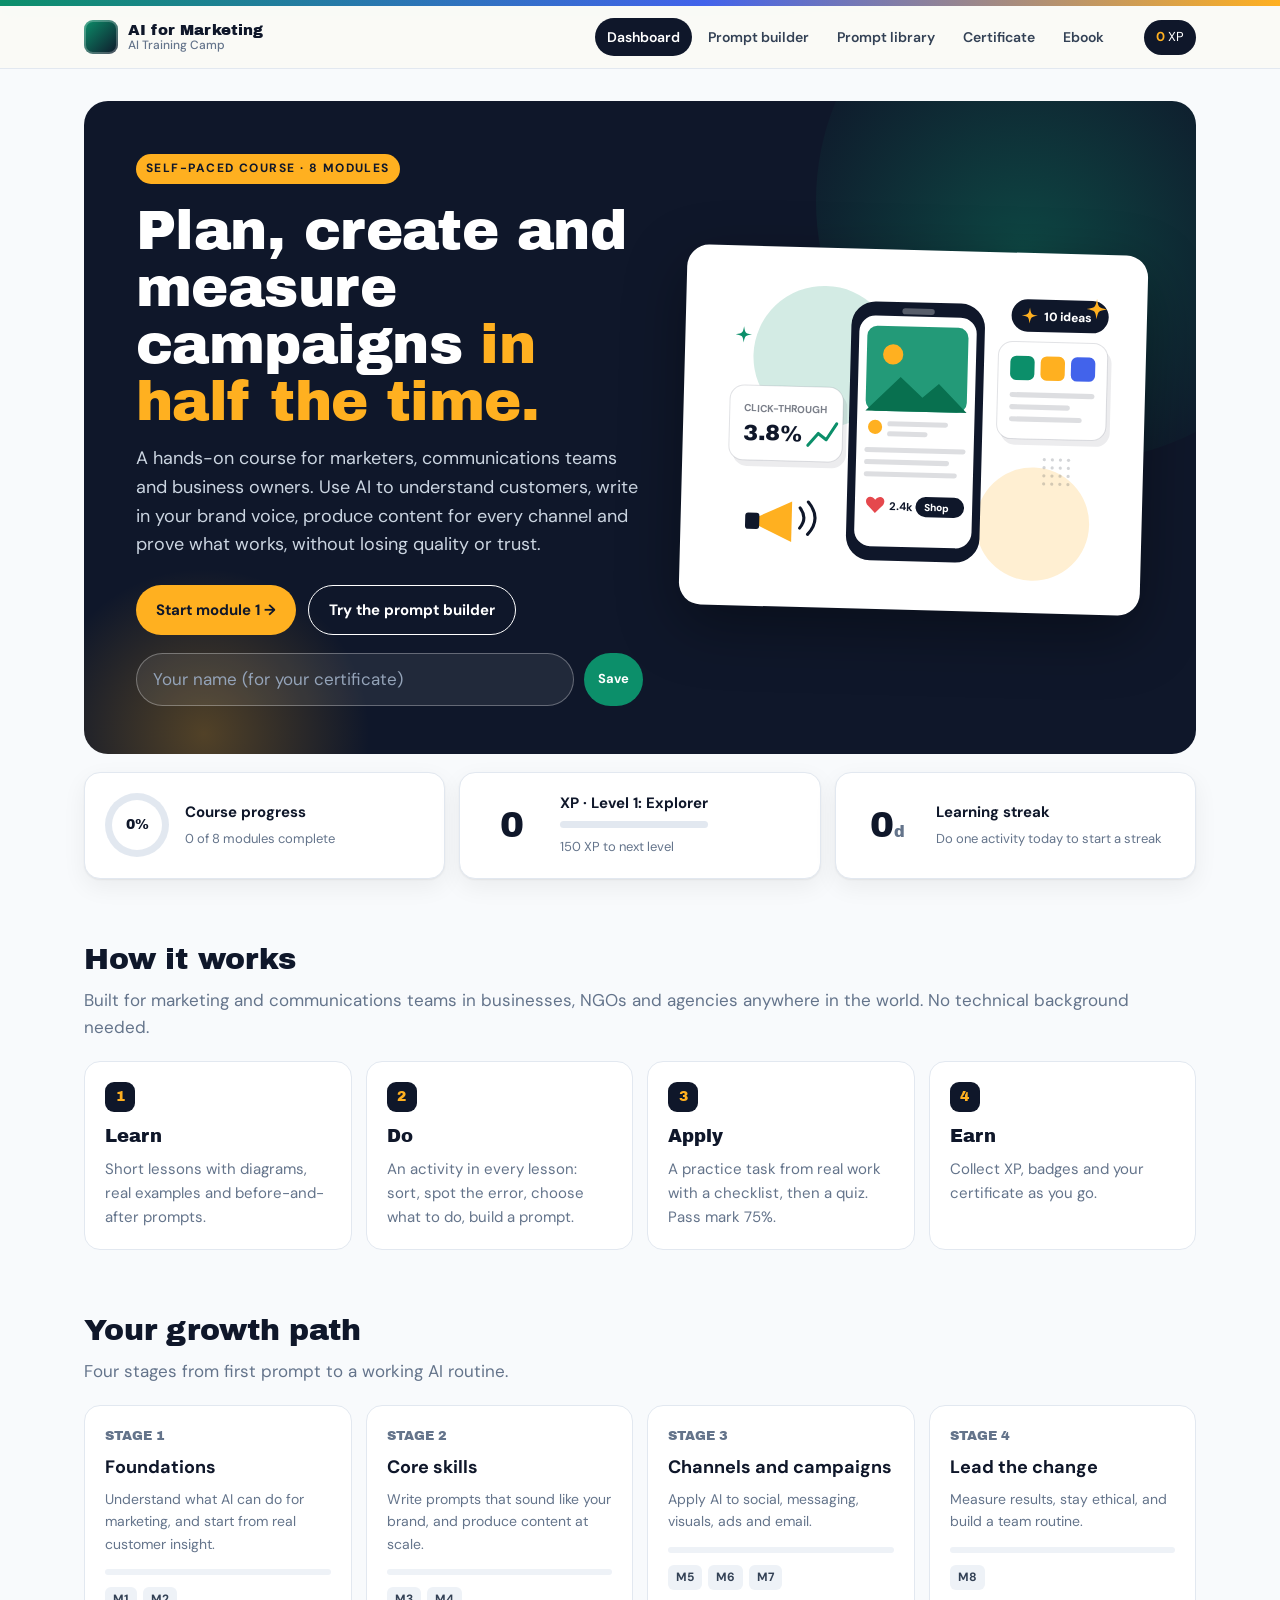
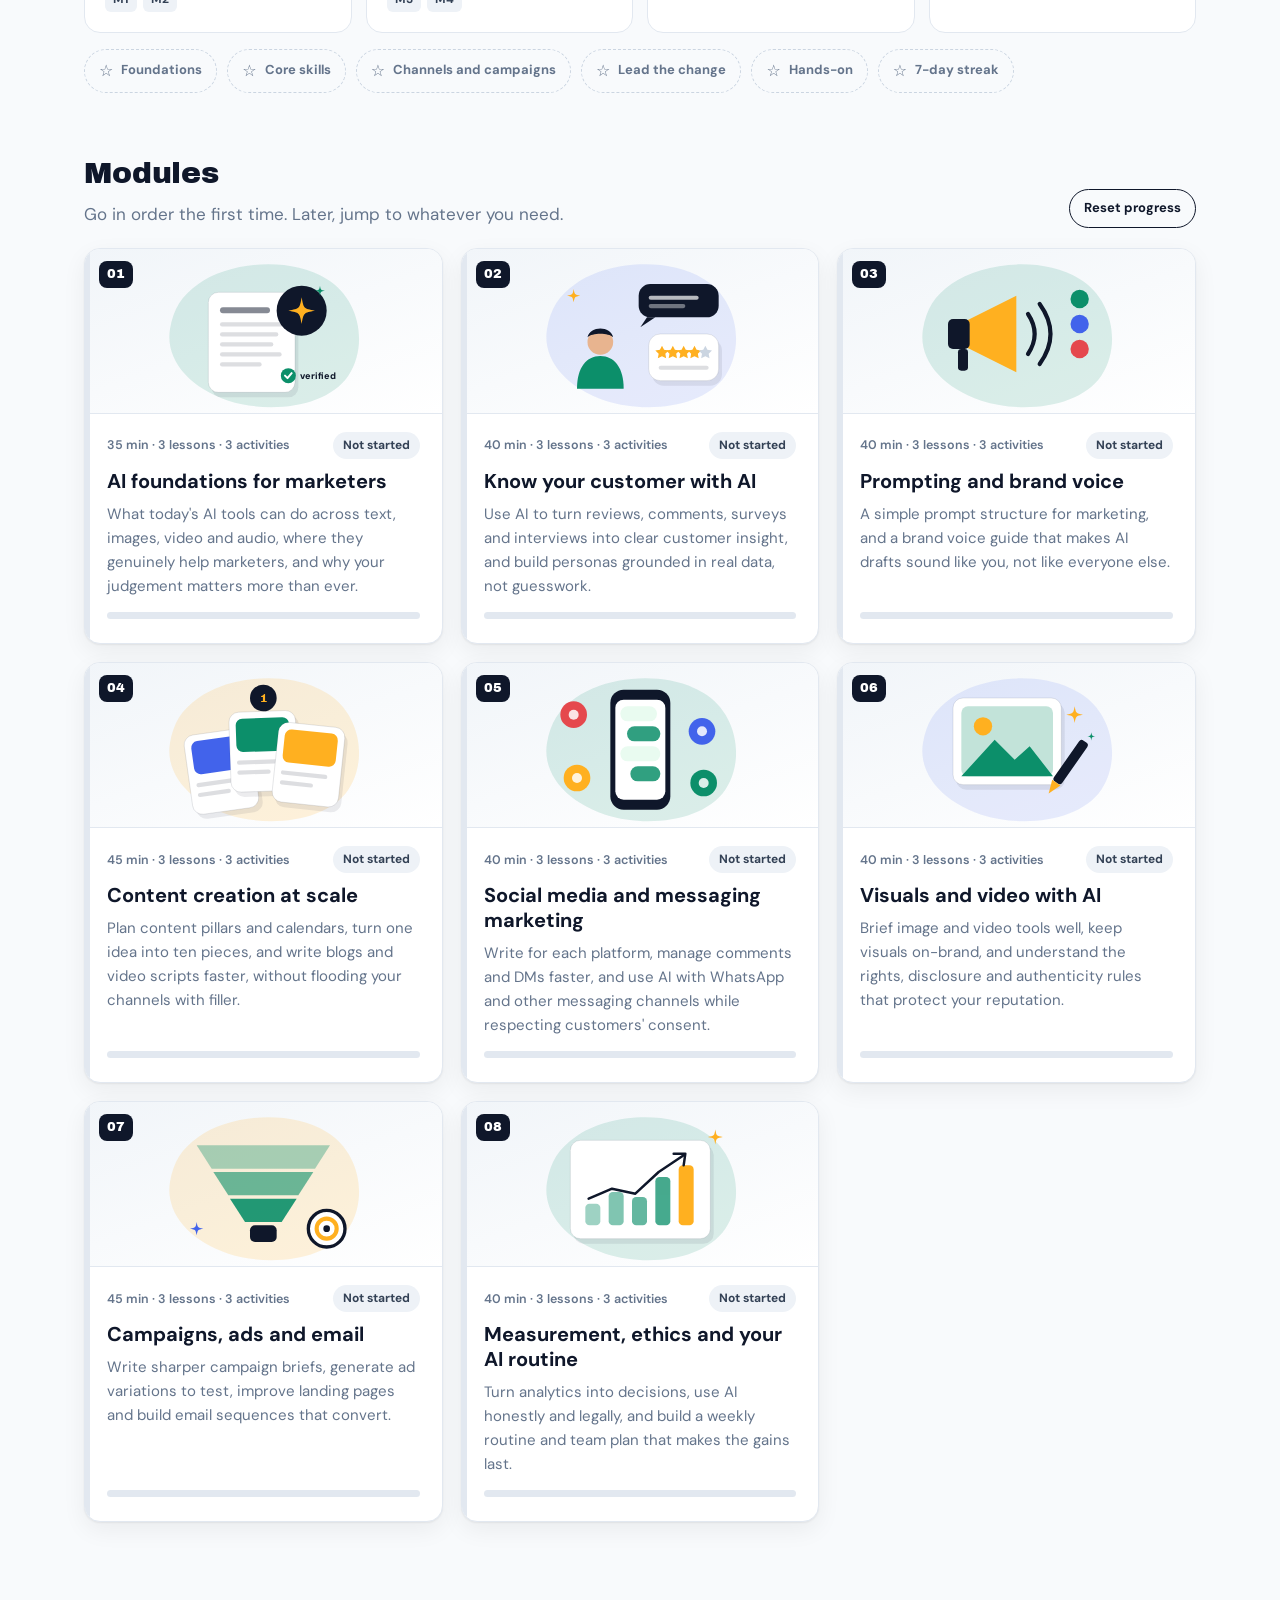
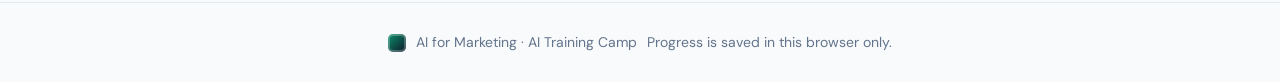
<file: index.html>
<!DOCTYPE html>
<html lang="en">
<head>
  <meta charset="utf-8">
  <meta name="viewport" content="width=device-width, initial-scale=1">
  <title>Loading course…</title>
  <meta name="description" content="A practical, interactive AI course: illustrated lessons, hands-on activities, flashcards, a prompt builder, quizzes and a certificate.">
  <link rel="icon" href="data:image/svg+xml,%3Csvg xmlns=%27http://www.w3.org/2000/svg%27 viewBox=%270 0 32 32%27%3E%3Crect width=%2732%27 height=%2732%27 rx=%278%27 fill=%27%230F172A%27/%3E%3Ccircle cx=%2722%27 cy=%2710%27 r=%276%27 fill=%27%23FFB020%27/%3E%3C/svg%3E">
  <link rel="preconnect" href="https://fonts.googleapis.com">
  <link rel="preconnect" href="https://fonts.gstatic.com" crossorigin>
  <link href="https://fonts.googleapis.com/css2?family=Archivo+Black&family=DM+Sans:opsz,wght@9..40,400;9..40,500;9..40,600;9..40,700;9..40,800&display=swap" rel="stylesheet">
  <link rel="stylesheet" href="assets/style.css">
</head>
<body>
  <noscript><p style="padding:40px;font-family:sans-serif">This course needs JavaScript turned on. You can still read everything in the ebook (PDF) in the <code>ebook</code> folder.</p></noscript>
  <script src="assets/art.js"></script>
  <script src="content/course.js"></script>
  <script src="content/activities.js"></script>
  <script src="assets/app.js"></script>
</body>
</html>
</file>
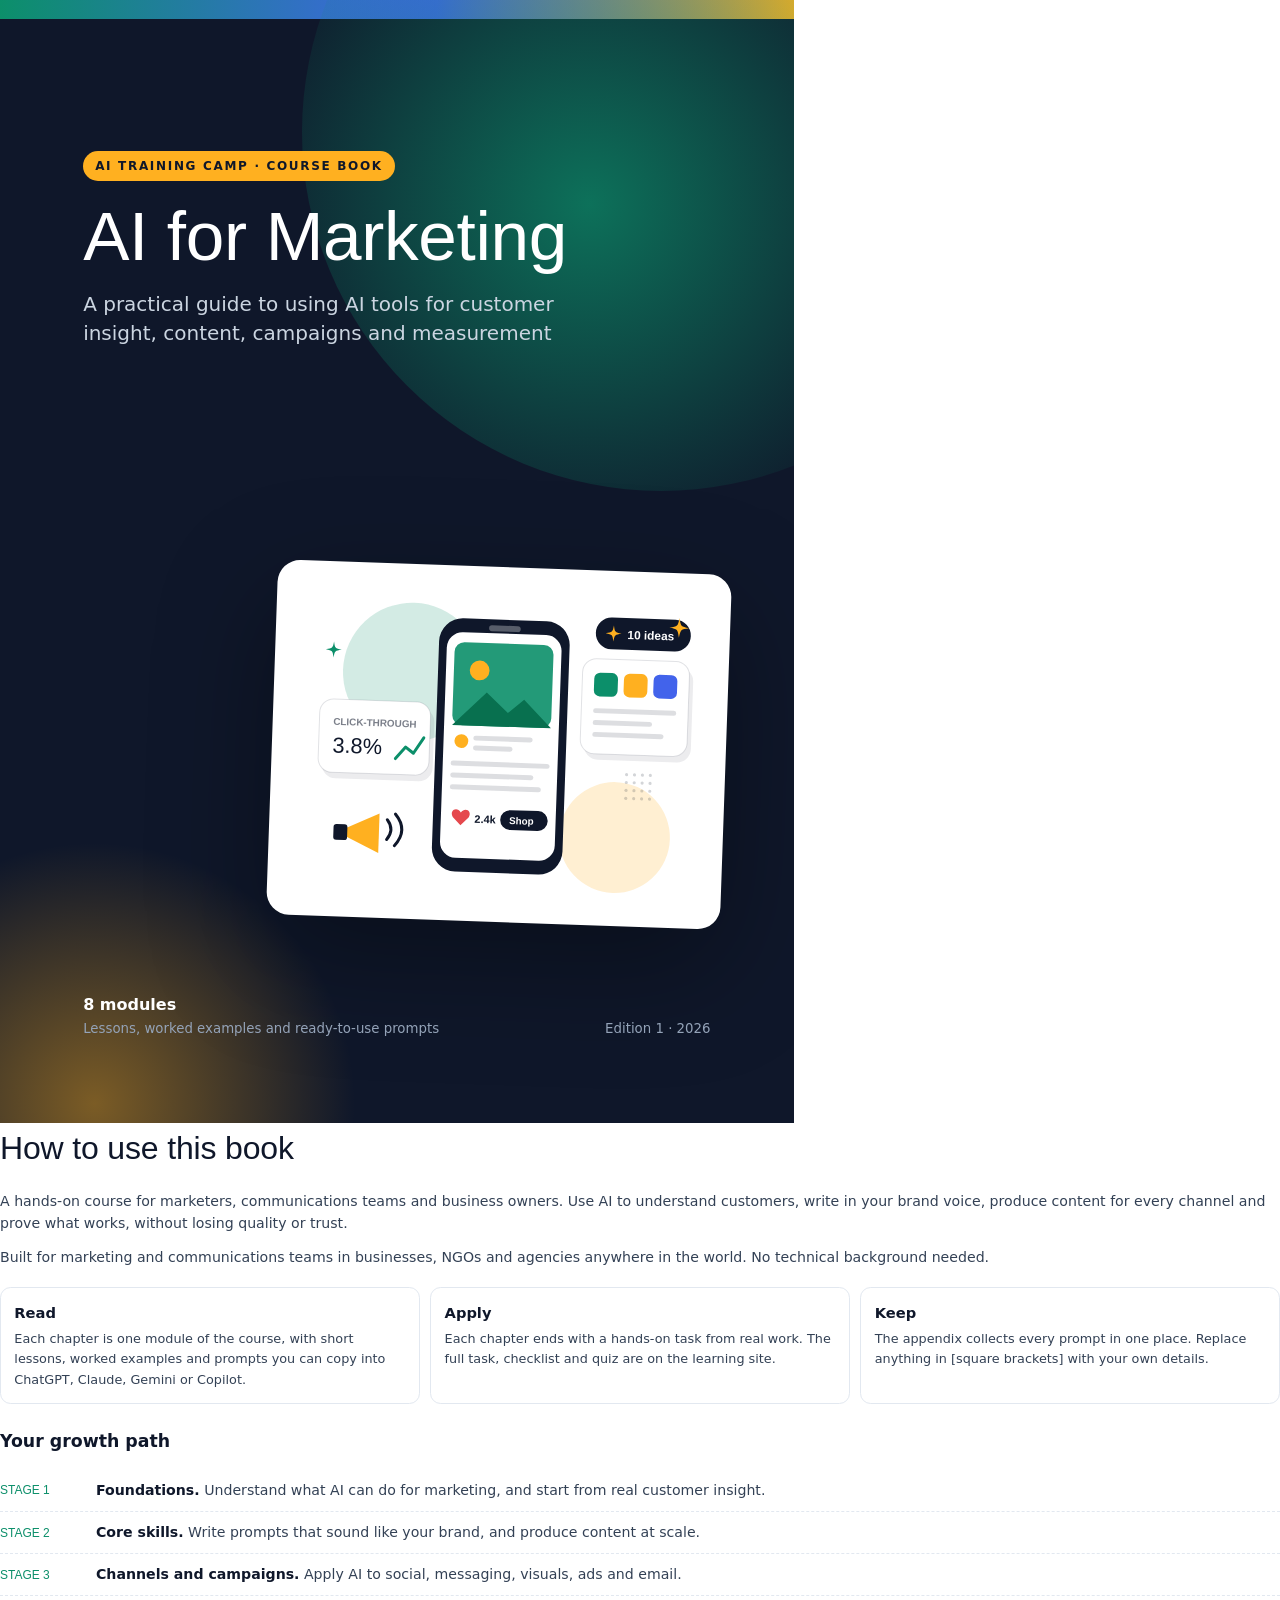
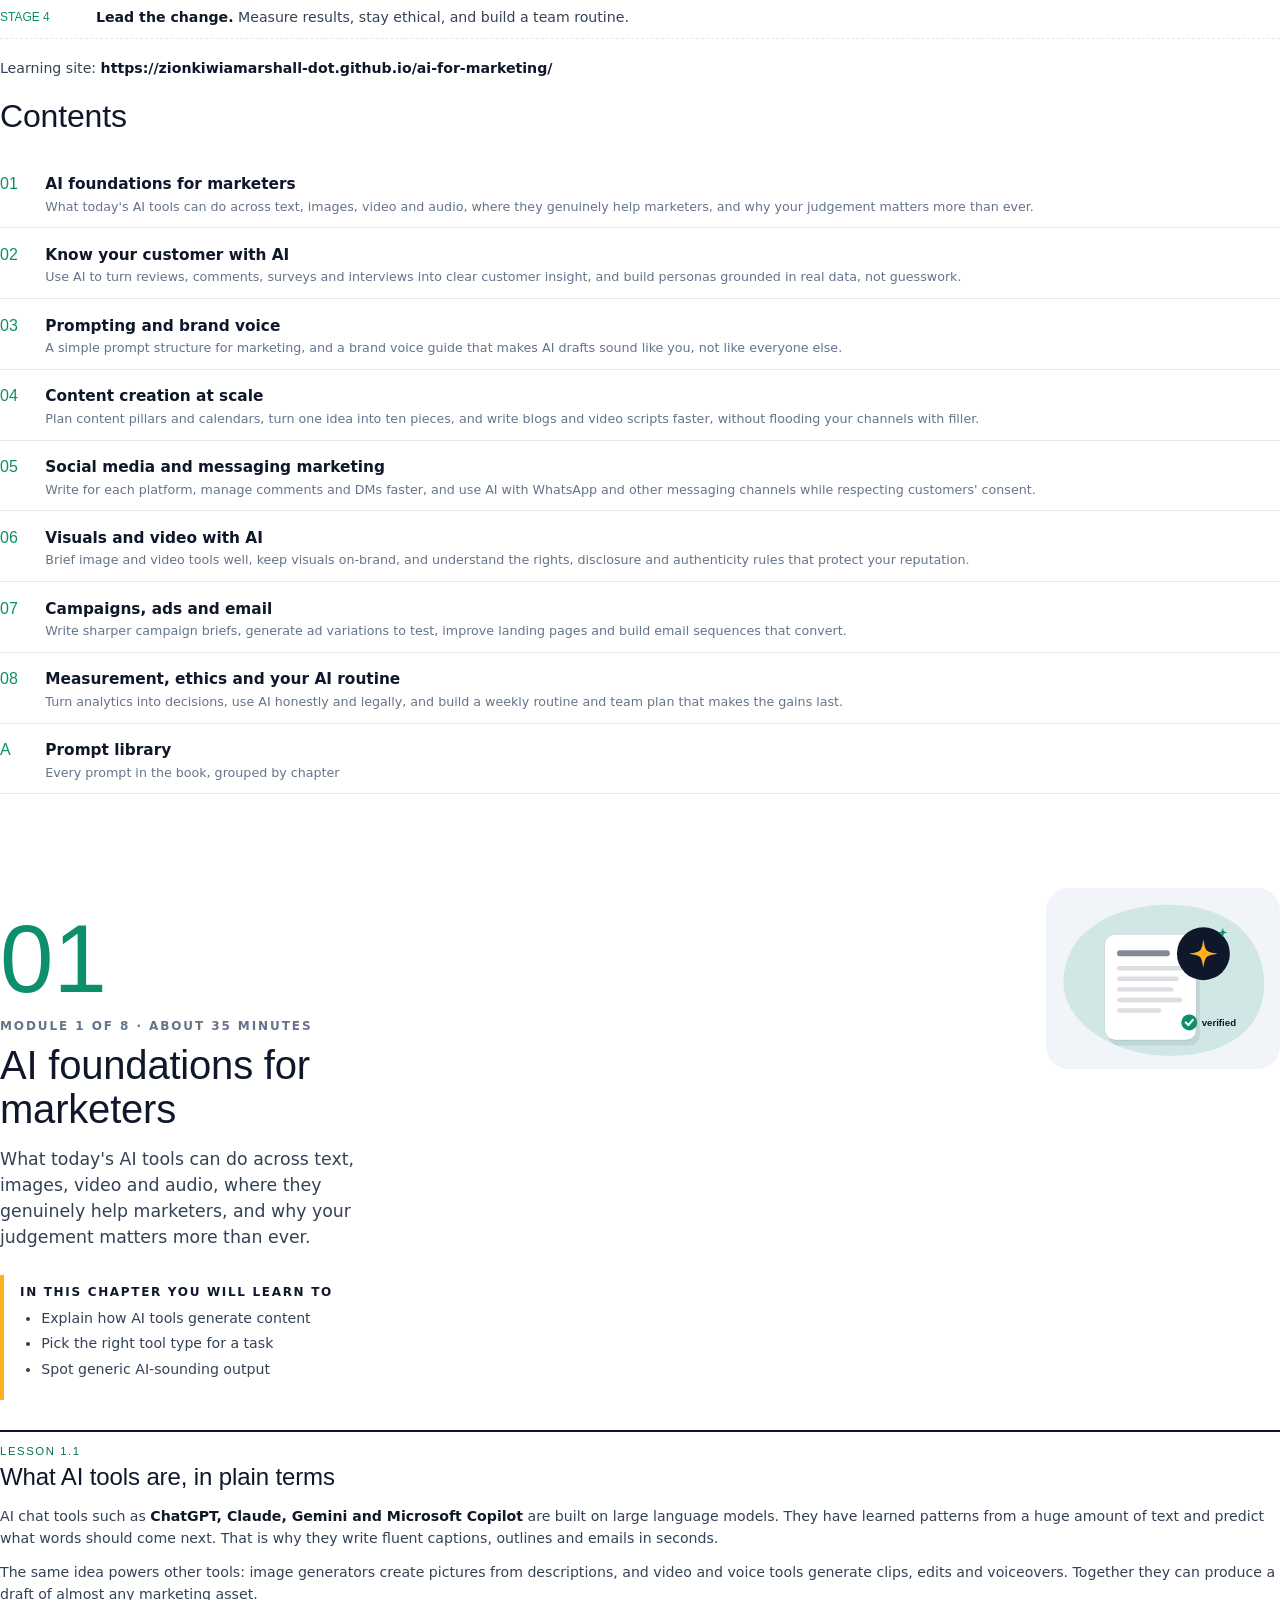
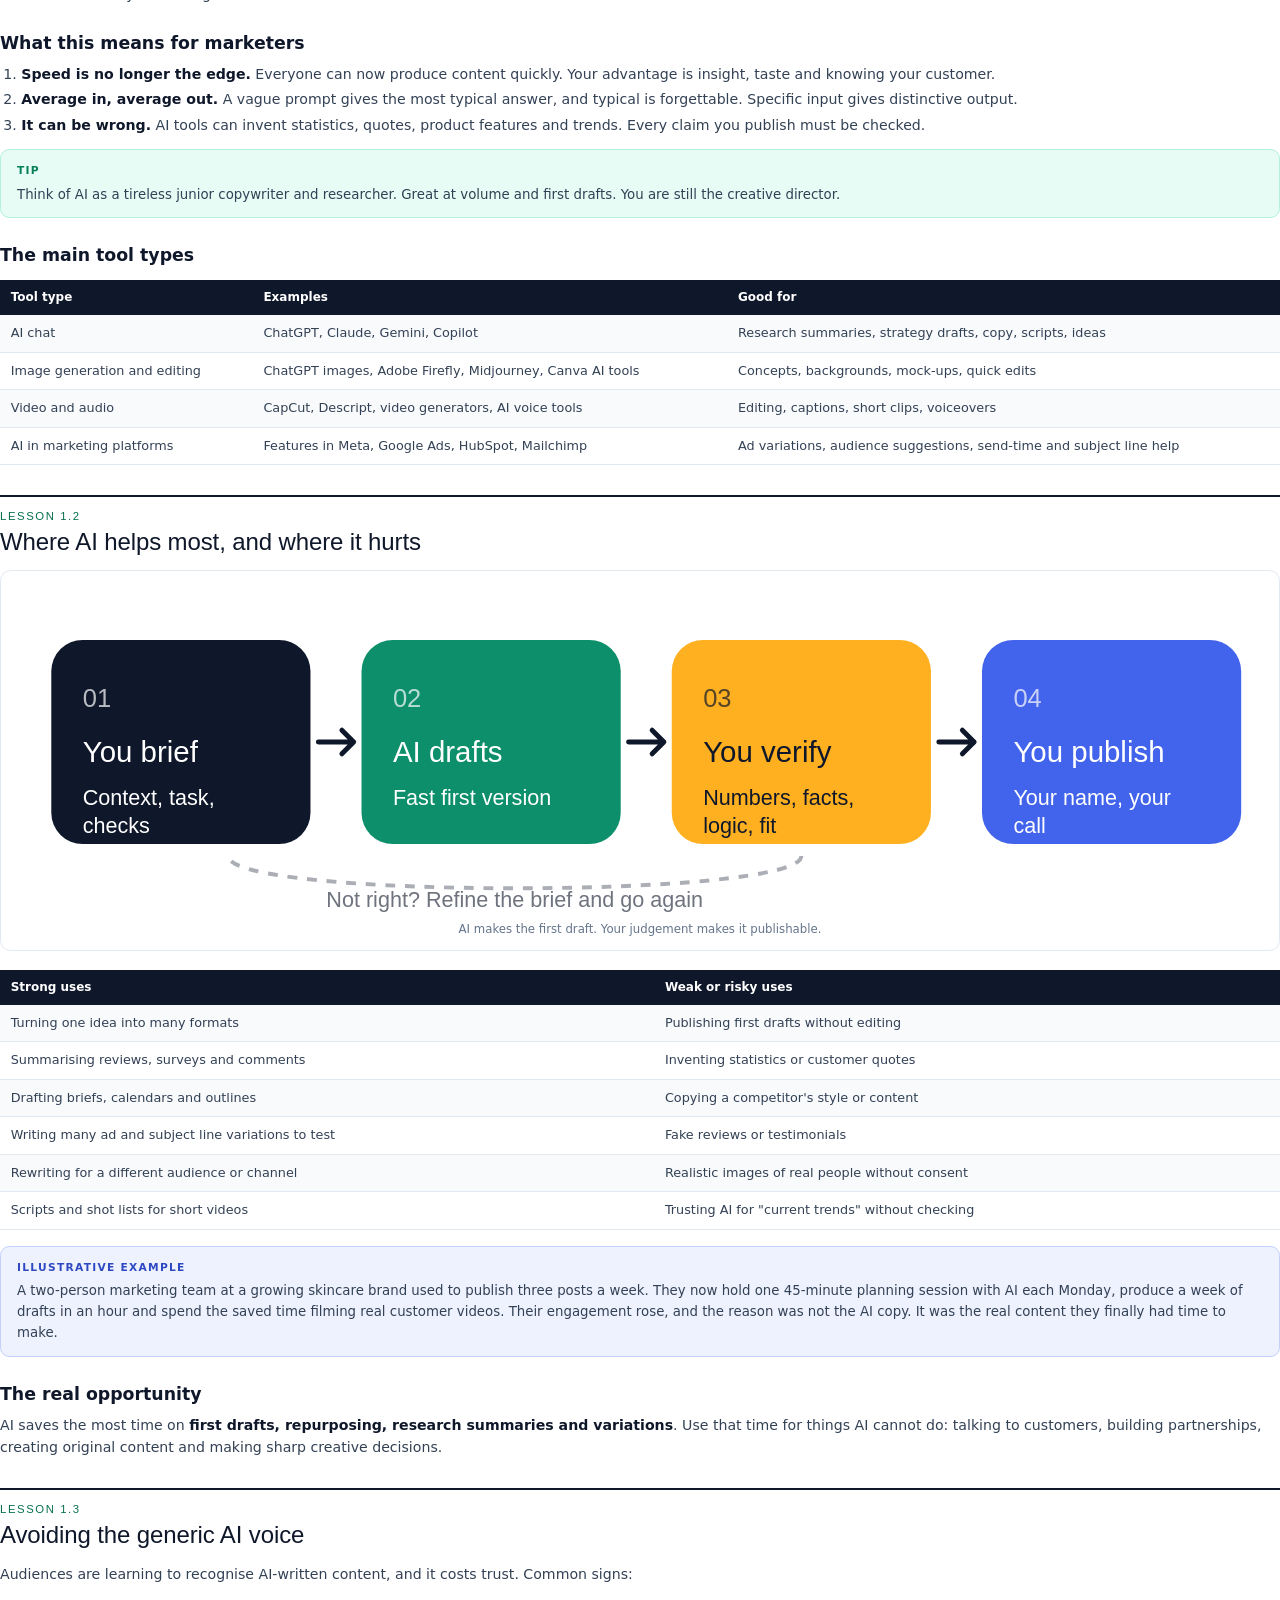
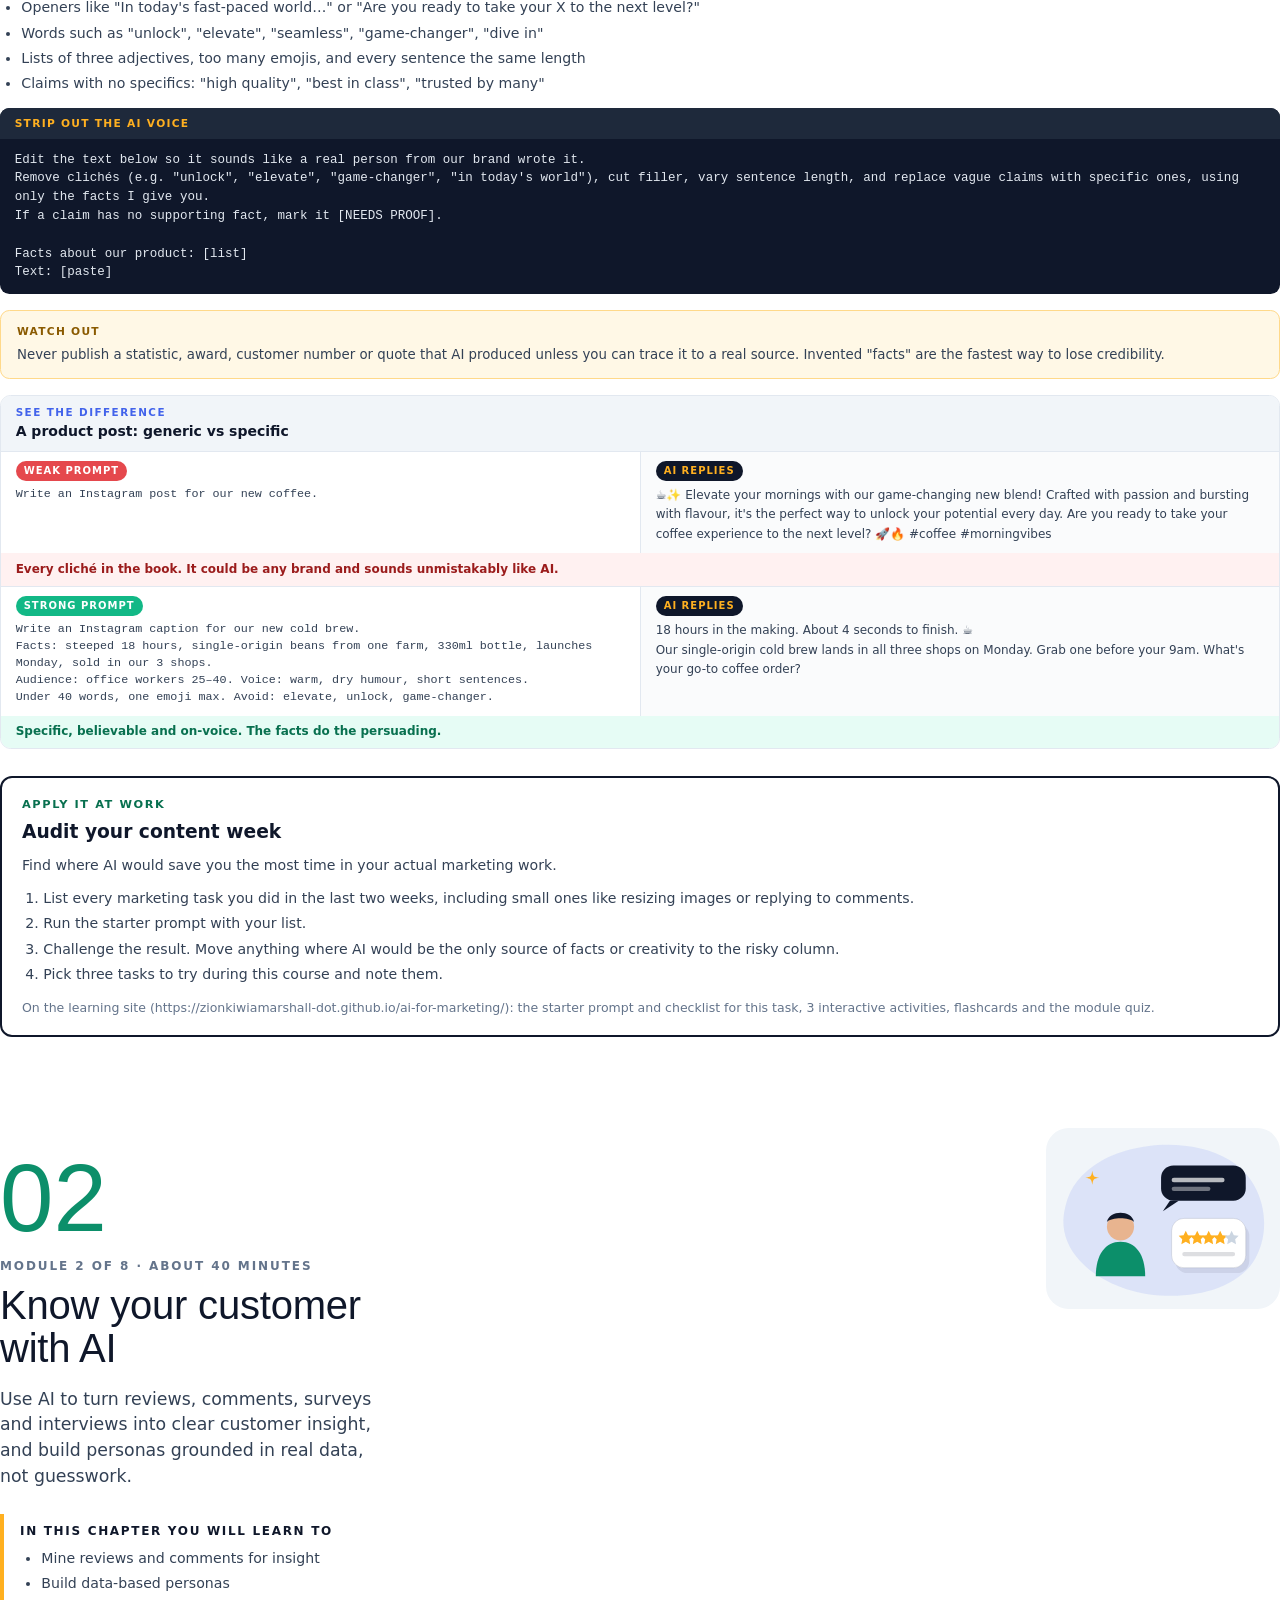
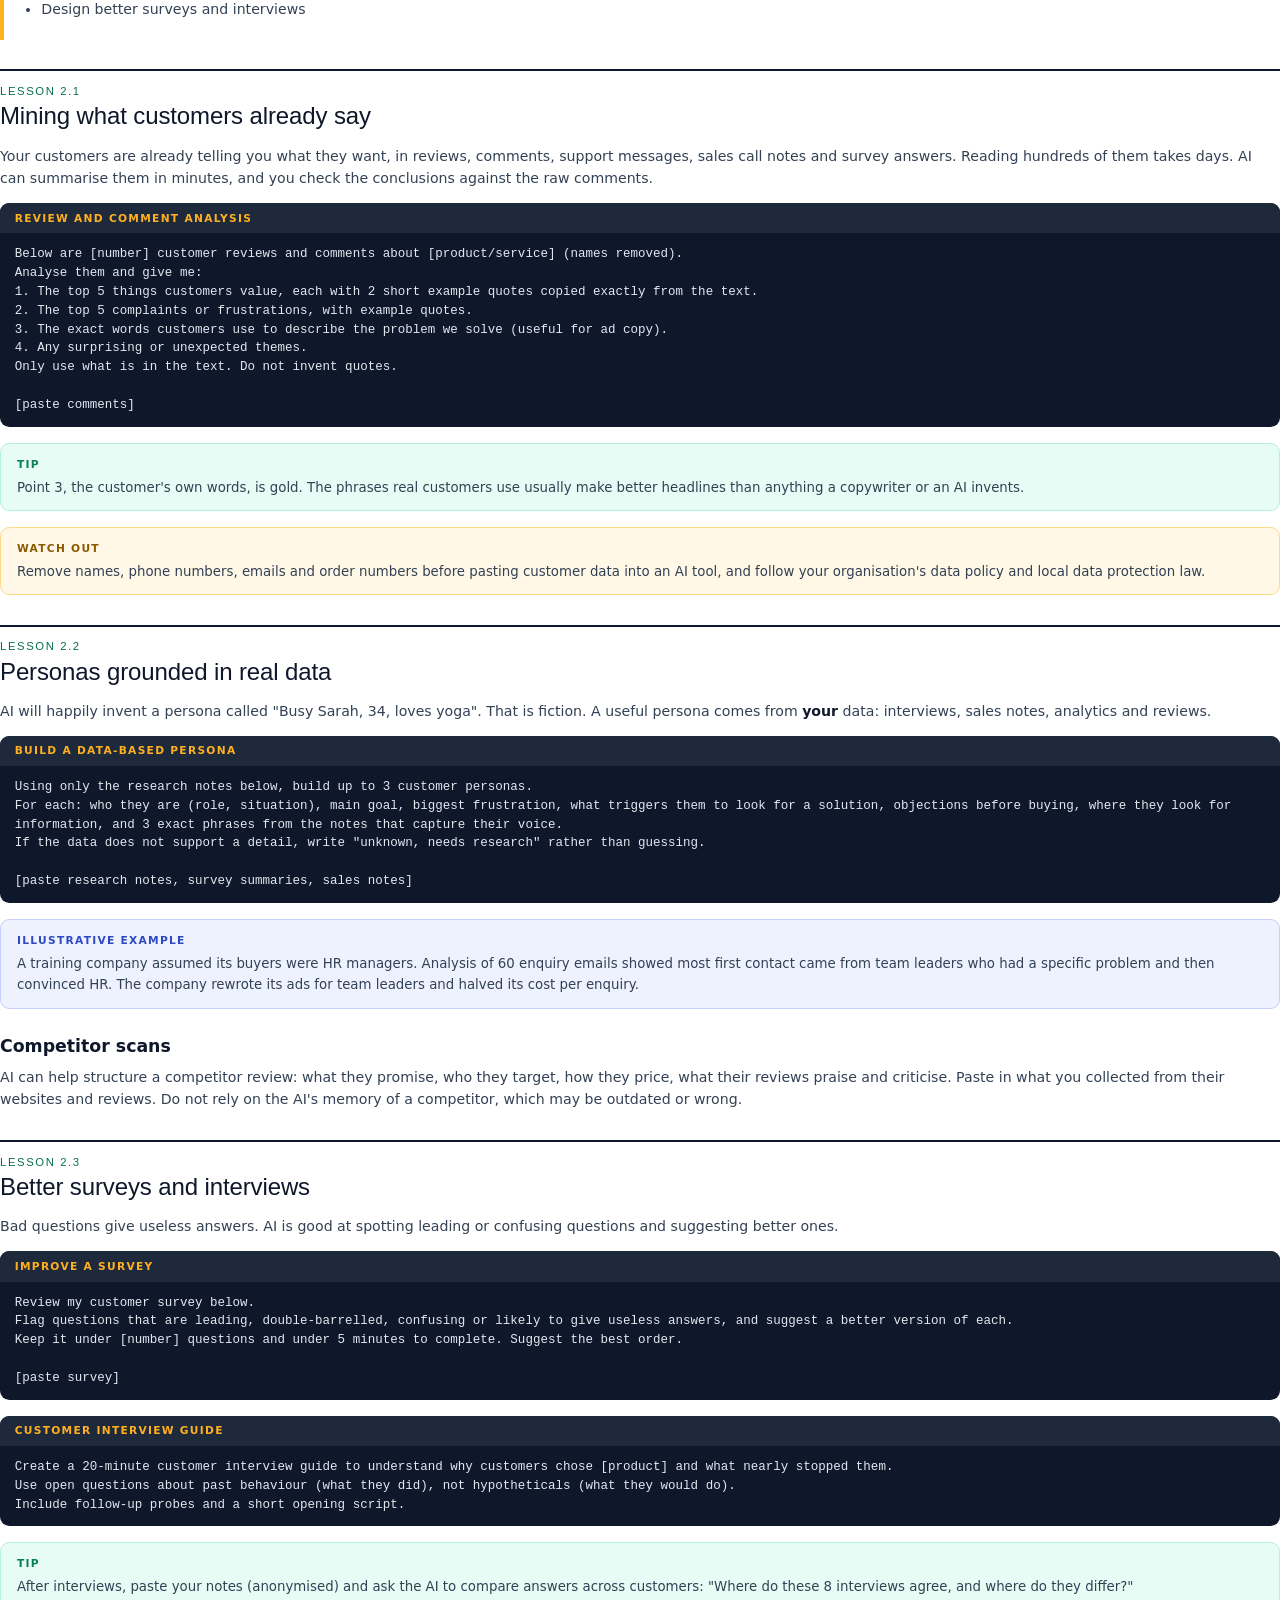
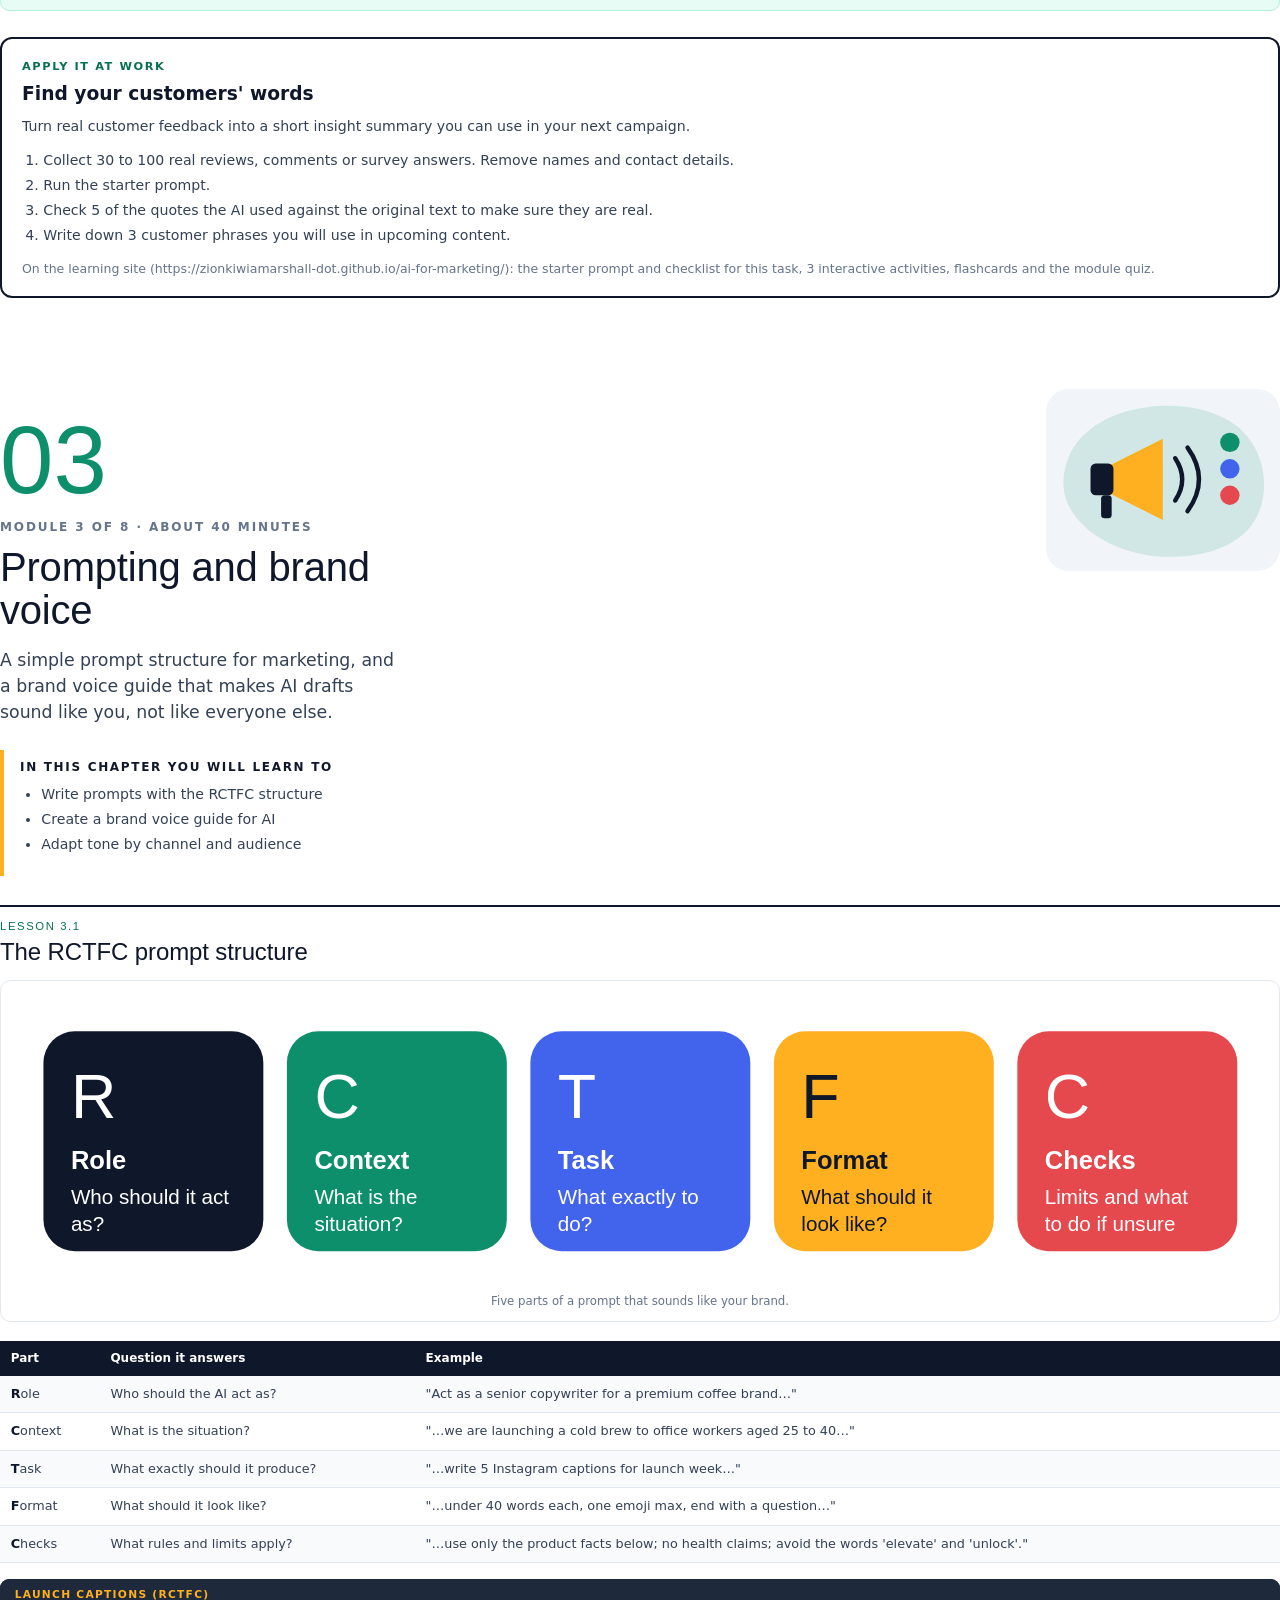
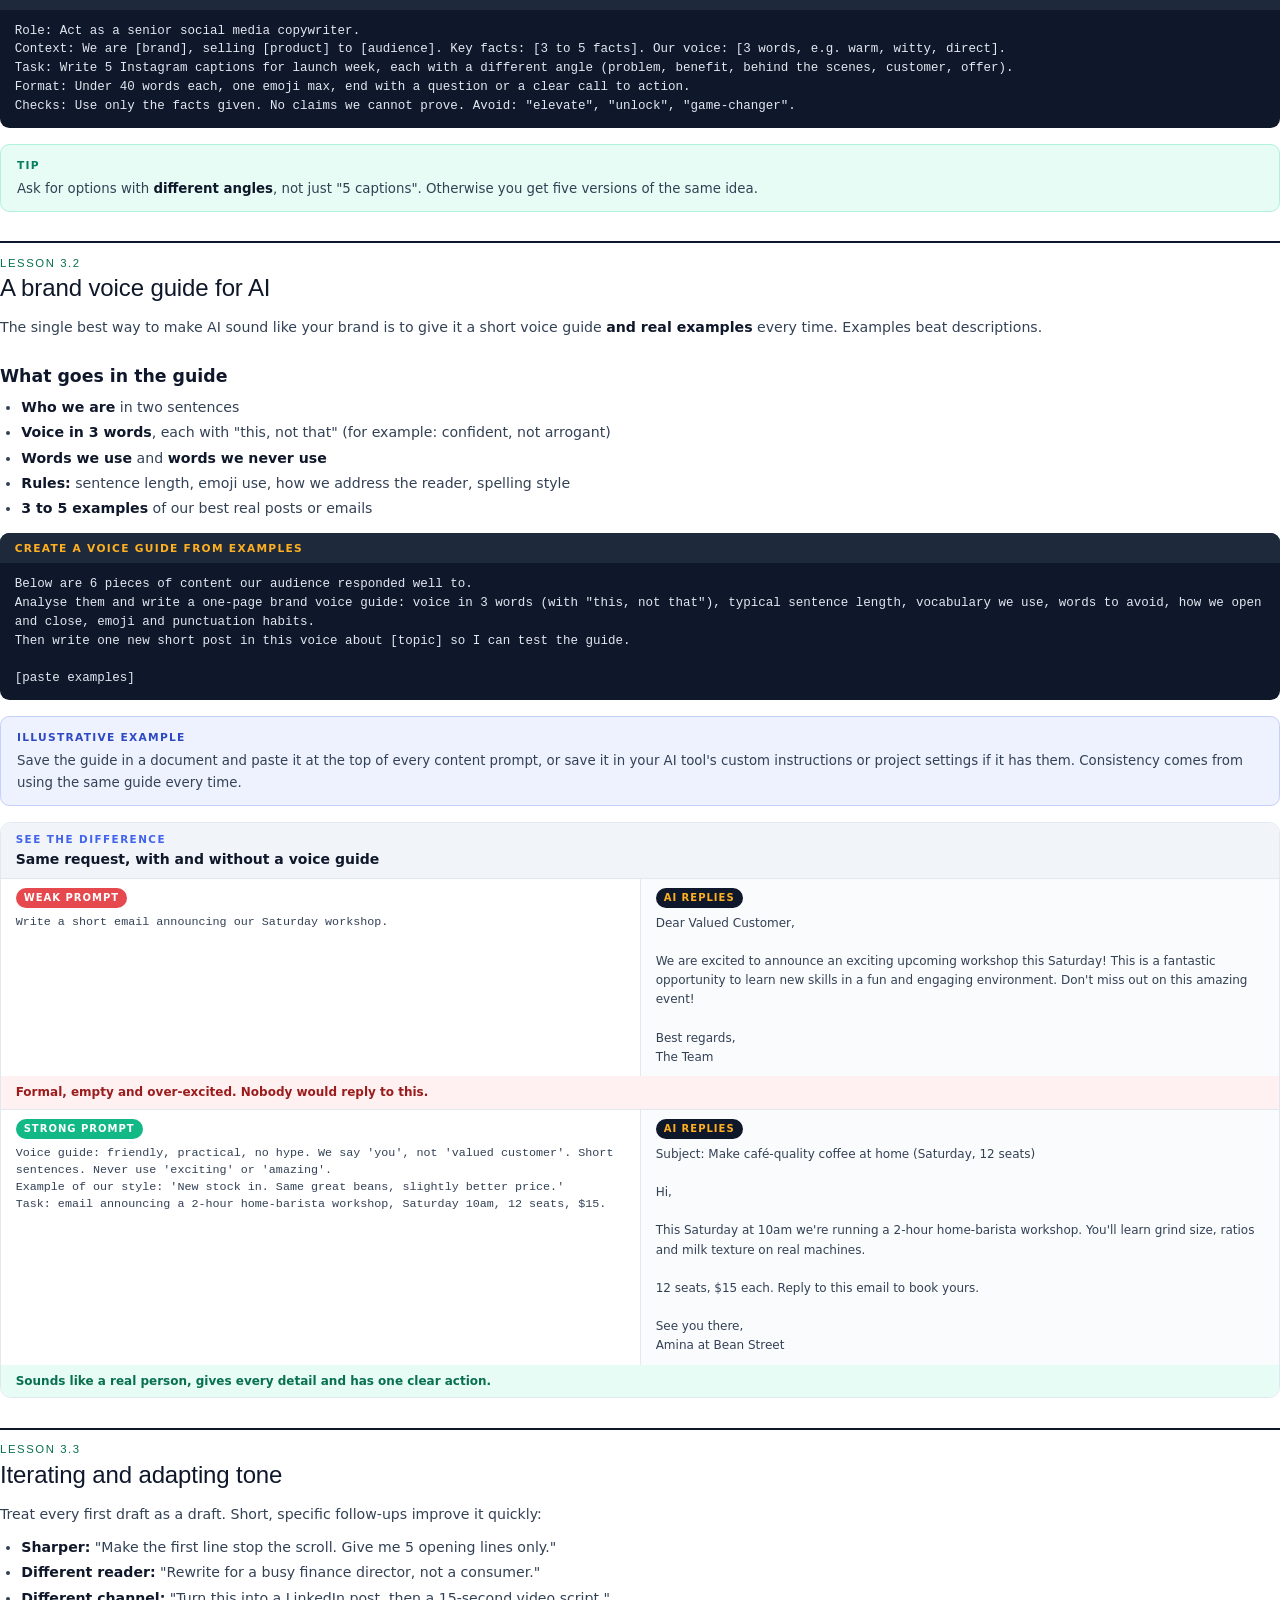
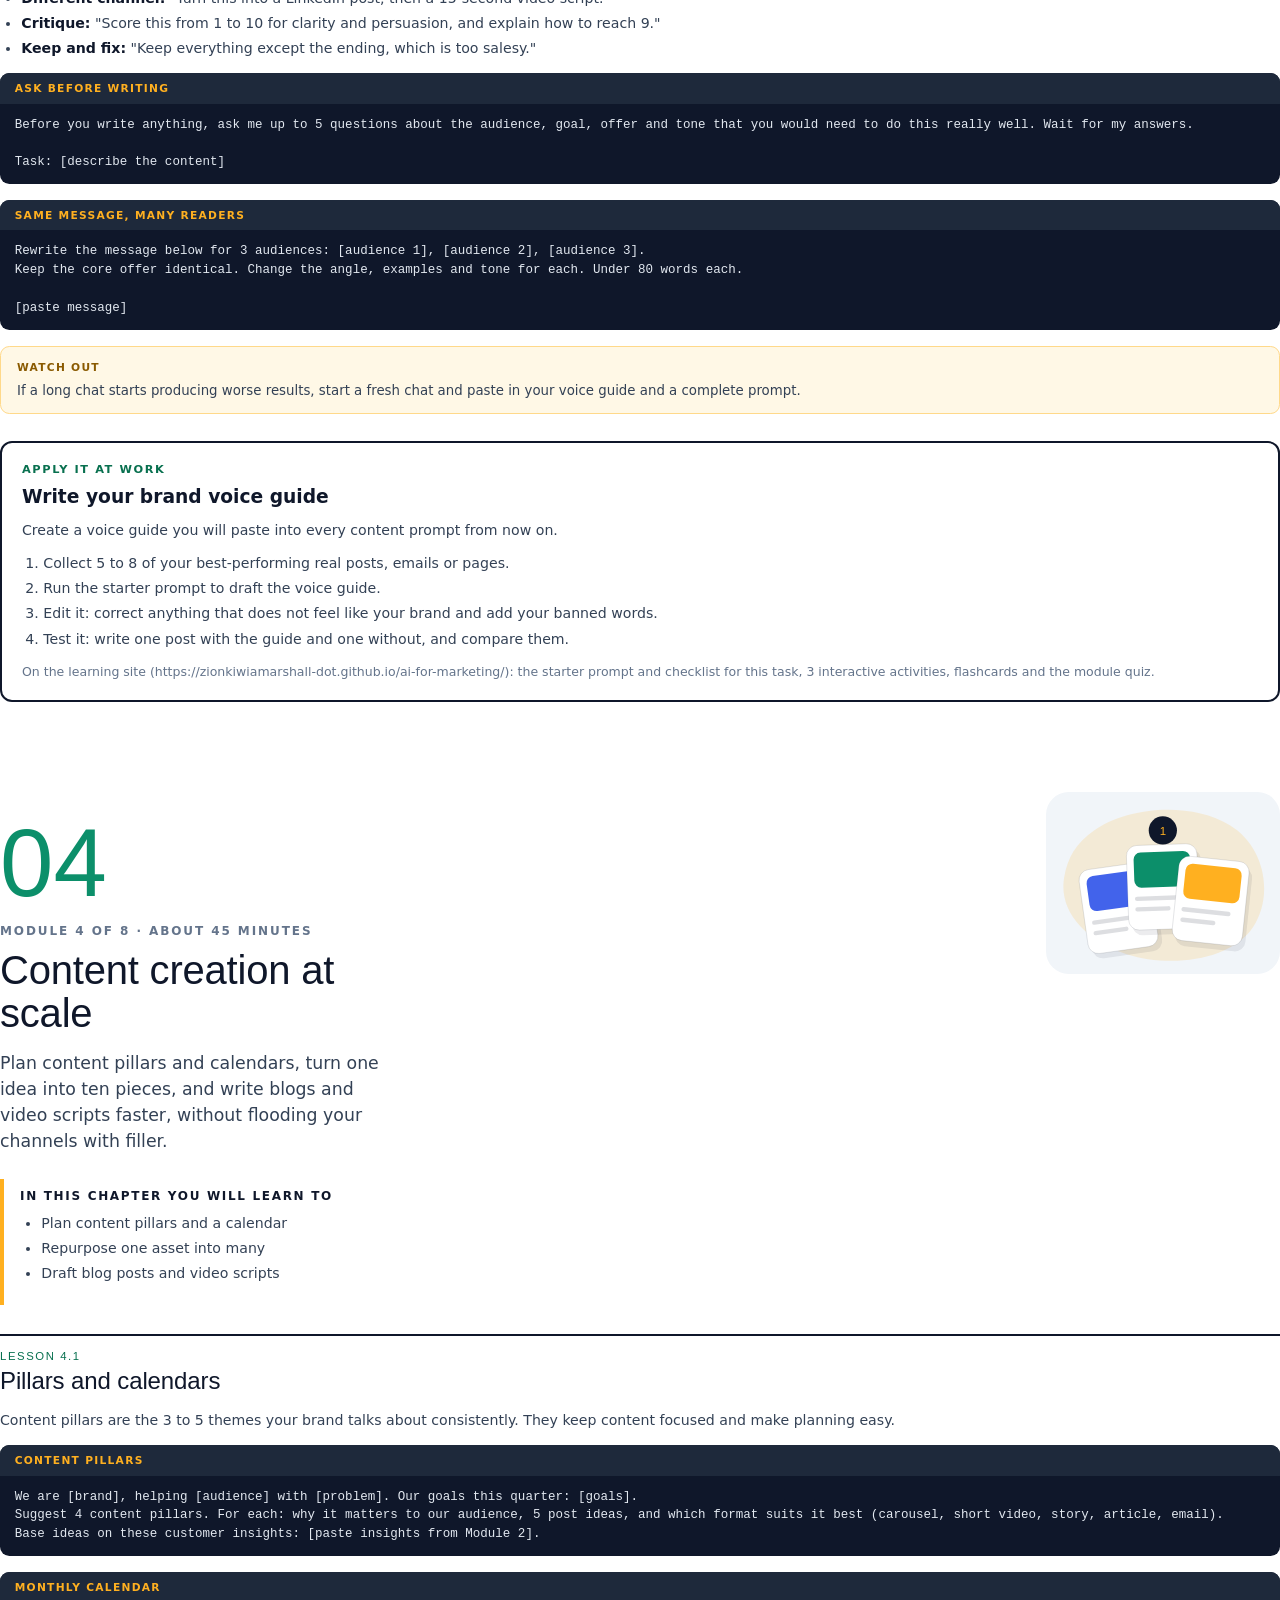
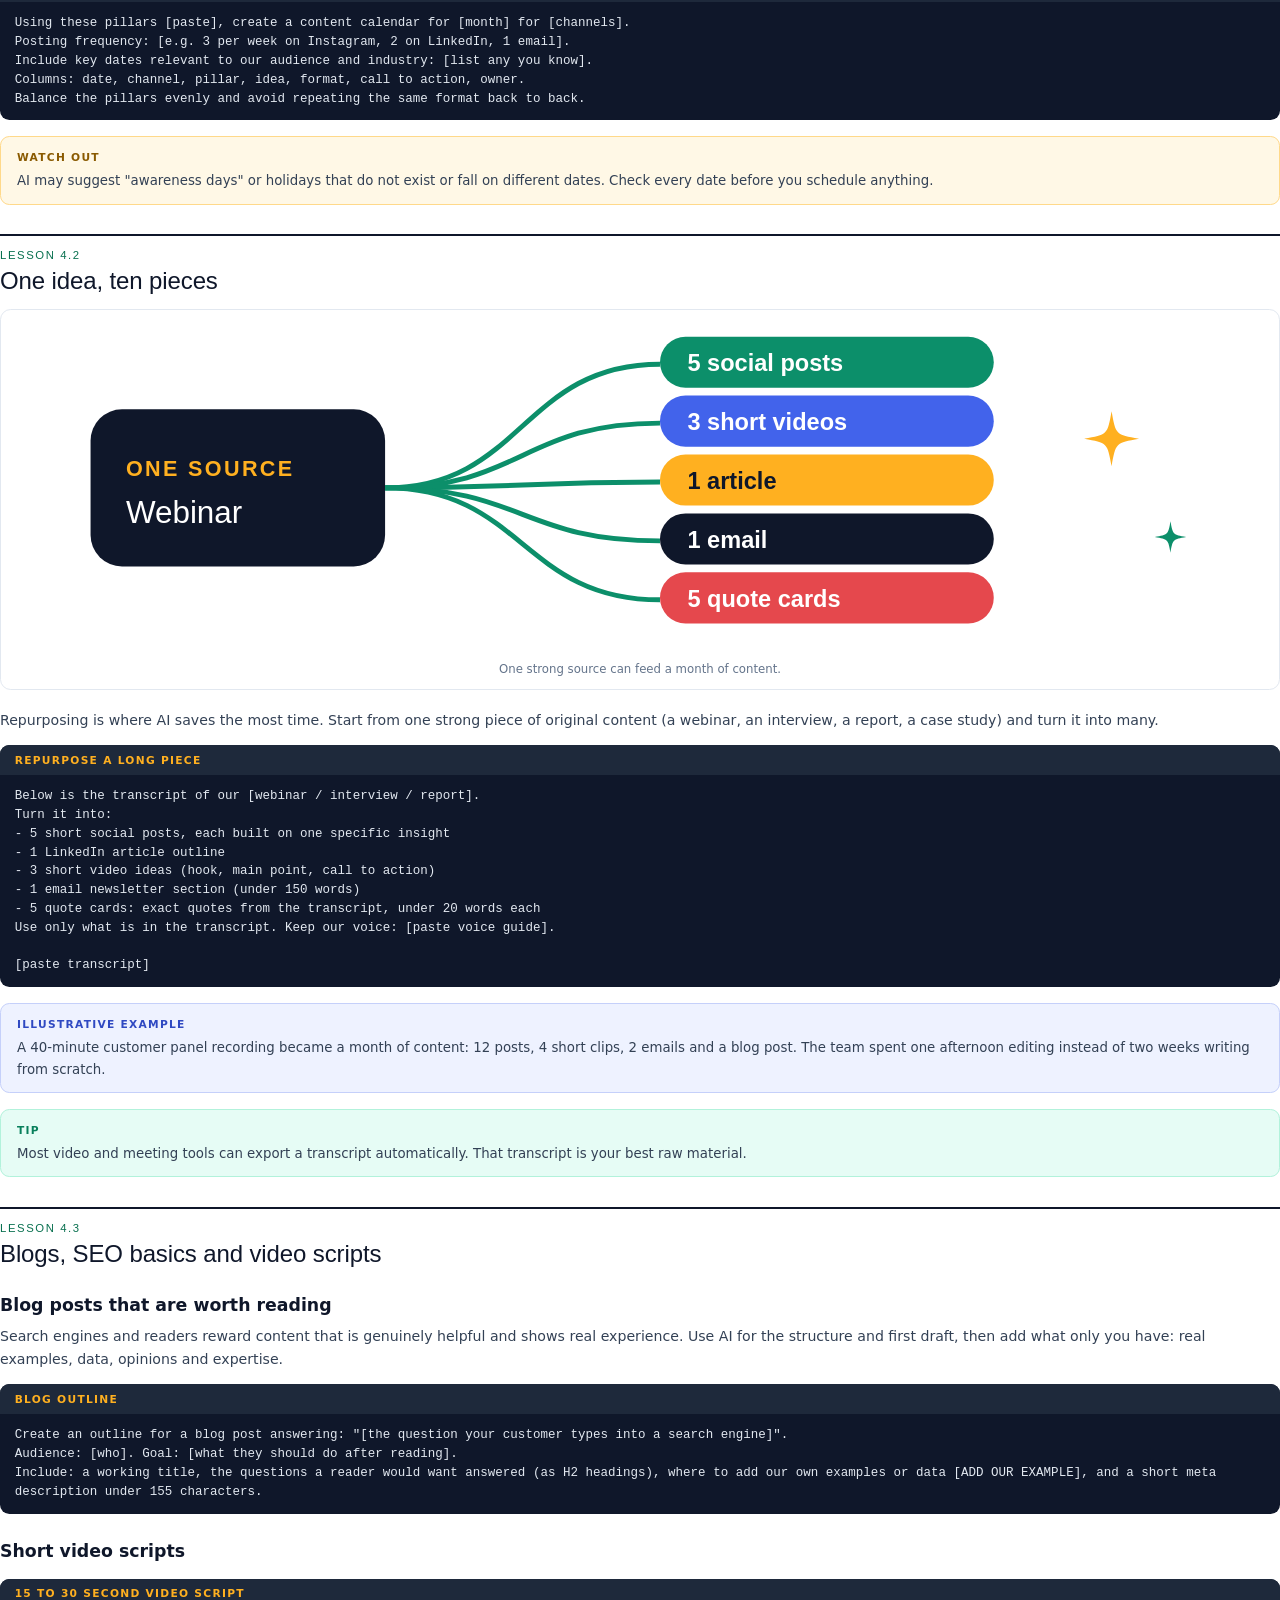
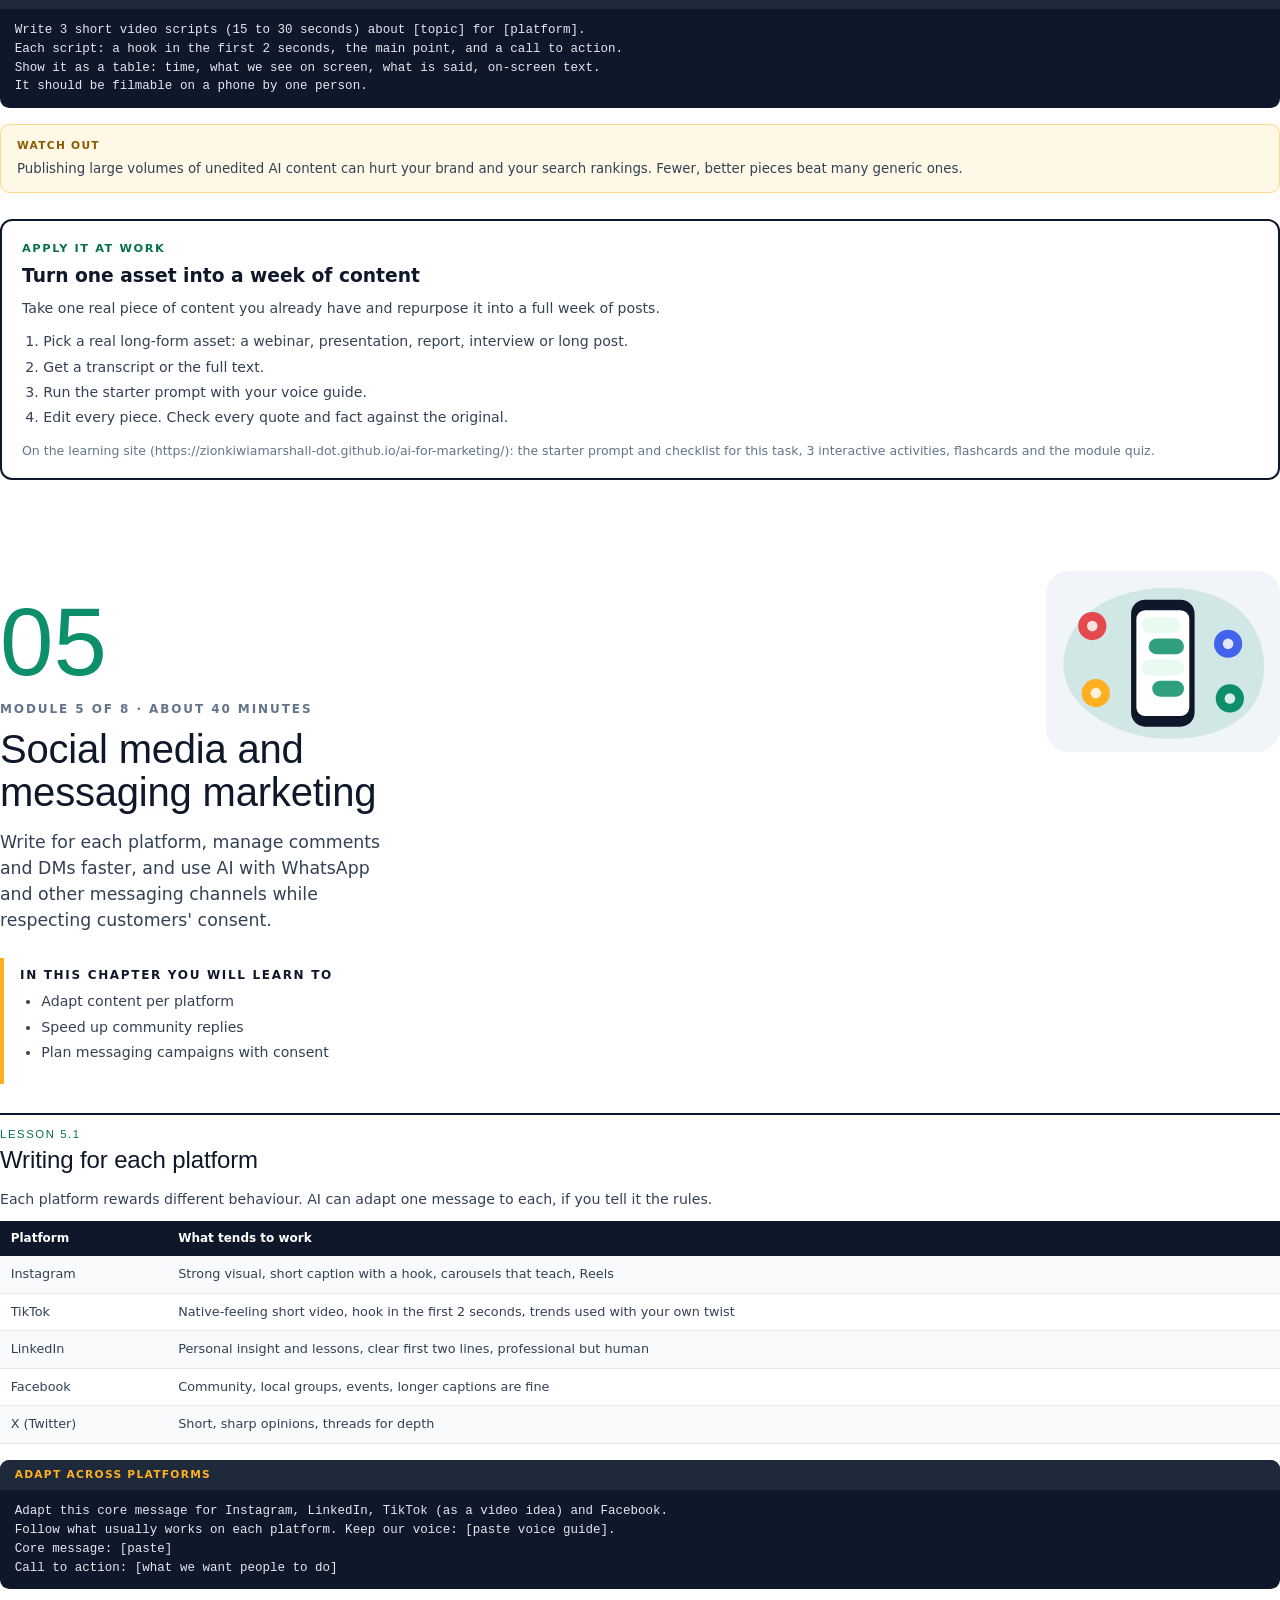
<file: ebook/ebook.html>
<!DOCTYPE html><html lang="en"><head><meta charset="utf-8"><title>AI for Marketing | AI Training Camp</title><style>
@page { size: A4; margin: 22mm 20mm 24mm 20mm; }
@page cover { margin: 0; }
:root { --primary: #0C8F6A; --primary-deep: #08704F; --ink: #0F172A; --ink2: #334155; --muted: #64748B; --line: #E2E8F0; --gold: #FFB020; --blue: #4263EB; }
* { box-sizing: border-box; }
html { -webkit-print-color-adjust: exact; print-color-adjust: exact; }
body { margin: 0; font-family: "DM Sans", system-ui, sans-serif; font-size: 10.6pt; line-height: 1.6; color: var(--ink2); }
h1, h2, .display { font-family: "Archivo Black", "Arial Black", sans-serif; font-weight: 400; color: var(--ink); letter-spacing: -.005em; }
h3 { font-size: 13pt; color: var(--ink); margin: 18pt 0 4pt; break-after: avoid; }
p { margin: 0 0 8pt; }
ul, ol { margin: 0 0 9pt; padding-left: 16pt; }
li { margin: 2pt 0; }
strong { color: var(--ink); }
code { font-family: "Anonymous Pro", ui-monospace, monospace; font-size: 10pt; background: #F1F5F9; padding: 0 3pt; border-radius: 3pt; }
table { width: 100%; border-collapse: collapse; margin: 8pt 0 12pt; font-size: 9.6pt; break-inside: avoid; }
th { background: var(--ink); color: #fff; text-align: left; padding: 6pt 8pt; font-size: 9pt; }
td { padding: 6pt 8pt; border-bottom: 1px solid var(--line); vertical-align: top; }
tr:nth-child(even) td { background: #F8FAFC; }

/* cover */
.cover { page: cover; height: 297mm; width: 210mm; position: relative; overflow: hidden; background: var(--ink); color: #fff; break-after: page; }
.cover .glow { position: absolute; right: -60mm; top: -60mm; width: 190mm; height: 190mm; border-radius: 50%; background: radial-gradient(circle at 40% 60%, var(--primary), transparent 62%); opacity: .75; }
.cover .glow2 { position: absolute; left: -50mm; bottom: -70mm; width: 150mm; height: 150mm; border-radius: 50%; background: radial-gradient(circle, rgba(255,176,32,.45), transparent 65%); }
.cover .bar { position: absolute; left: 0; right: 0; top: 0; height: 5mm; background: linear-gradient(90deg, var(--primary), var(--blue) 55%, var(--gold)); }
.cover .inner { position: absolute; left: 22mm; right: 22mm; top: 40mm; }
.cover .tag { display: inline-block; background: var(--gold); color: var(--ink); font-weight: 800; font-size: 9pt; letter-spacing: .14em; text-transform: uppercase; padding: 4pt 9pt; border-radius: 20pt; }
.cover h1 { color: #fff; font-size: 52pt; line-height: 1; margin: 16pt 0 14pt; }
.cover .sub { font-size: 15pt; line-height: 1.45; color: #CBD5E1; max-width: 140mm; }
.cover .foot { position: absolute; left: 22mm; right: 22mm; bottom: 22mm; display: flex; justify-content: space-between; align-items: end; font-size: 10pt; color: #94A3B8; }
.cover .foot b { color: #fff; font-size: 12pt; display: block; }

/* front matter */
.front { break-after: page; }
.front h2 { font-size: 24pt; margin: 0 0 12pt; }
.toc { list-style: none; padding: 0; margin: 14pt 0 0; }
.toc li { display: flex; gap: 12pt; align-items: baseline; padding: 8pt 0; border-bottom: 1px solid var(--line); }
.toc .n { font-family: "Archivo Black", sans-serif; color: var(--primary); font-size: 12pt; width: 22pt; }
.toc .t { color: var(--ink); font-weight: 700; font-size: 11.5pt; }
.toc .s { display: block; color: var(--muted); font-weight: 400; font-size: 9.5pt; }
.howbox { display: grid; grid-template-columns: 1fr 1fr 1fr; gap: 8pt; margin: 14pt 0; }
.howbox div { border: 1px solid var(--line); border-radius: 8pt; padding: 10pt; font-size: 9.6pt; }
.howbox b { display: block; color: var(--ink); font-size: 11pt; margin-bottom: 3pt; }
.path { margin: 10pt 0 0; }
.path div { display: flex; gap: 10pt; padding: 7pt 0; border-bottom: 1px dashed var(--line); }
.path .k { font-family: "Archivo Black", sans-serif; color: var(--primary); width: 62pt; flex: none; font-size: 9pt; padding-top: 2pt; }

/* chapter */
.chapter-open { break-before: page; padding-top: 30mm; }
.chapter-open .num { font-family: "Archivo Black", sans-serif; font-size: 72pt; line-height: 1; color: var(--primary); }
.chapter-open .kicker { font-size: 9pt; font-weight: 800; letter-spacing: .16em; text-transform: uppercase; color: var(--muted); margin-top: 8pt; }
.chapter-open h1 { font-size: 30pt; line-height: 1.08; margin: 6pt 0 12pt; max-width: 105mm; }
.chapter-open .summary { font-size: 13pt; line-height: 1.5; color: var(--ink2); max-width: 105mm; }
.learn { margin: 18pt 0 0; border-left: 3pt solid var(--gold); padding: 6pt 0 6pt 12pt; }
.learn b { display: block; font-size: 9pt; letter-spacing: .14em; text-transform: uppercase; color: var(--ink); margin-bottom: 4pt; }
.lesson { margin-top: 22pt; }
.lesson h2 { font-size: 18pt; line-height: 1.2; margin: 0 0 10pt; padding-top: 10pt; border-top: 2pt solid var(--ink); break-after: avoid; }
.lesson h2 small { display: block; font-family: "DM Sans", sans-serif; font-size: 8.5pt; letter-spacing: .14em; text-transform: uppercase; color: var(--primary-deep); margin-bottom: 3pt; }

.callout { border-radius: 7pt; padding: 9pt 12pt; margin: 10pt 0 12pt; border: 1px solid; break-inside: avoid; font-size: 10pt; }
.callout .label { display: block; font-size: 8pt; font-weight: 800; letter-spacing: .12em; text-transform: uppercase; margin-bottom: 3pt; }
.callout p:last-child { margin-bottom: 0; }
.callout.tip { background: #E6FCF5; border-color: #B2F2DB; } .callout.tip .label { color: #087F5B; }
.callout.warn { background: #FFF8E6; border-color: #FFD98A; } .callout.warn .label { color: #8A5A00; }
.callout.example { background: #EEF2FF; border-color: #C5D0FA; } .callout.example .label { color: #2F49C2; }

.prompt { background: #0F172A; color: #E2E8F0; border-radius: 7pt; margin: 10pt 0 12pt; break-inside: avoid; overflow: hidden; }
.prompt .ph { background: #1E293B; color: var(--gold); font-size: 8pt; font-weight: 800; letter-spacing: .12em; text-transform: uppercase; padding: 5pt 11pt; }
.prompt pre { margin: 0; padding: 9pt 11pt; white-space: pre-wrap; font-family: "Anonymous Pro", ui-monospace, monospace; font-size: 9.4pt; line-height: 1.5; }

.apply { margin-top: 20pt; border: 2pt solid var(--ink); border-radius: 9pt; padding: 13pt 15pt; break-inside: avoid; }
.apply .k { font-size: 8.5pt; font-weight: 800; letter-spacing: .14em; text-transform: uppercase; color: var(--primary-deep); }
.apply h3 { margin: 3pt 0 5pt; font-size: 14pt; }
.apply .online { margin-top: 8pt; font-size: 9.4pt; color: var(--muted); }

.cover-art { position: absolute; right: 18mm; top: 150mm; width: 120mm; background: #fff; border-radius: 6mm; padding: 5mm; transform: rotate(2deg); box-shadow: 0 10mm 30mm rgba(0,0,0,.35); }
.chapter-open { position: relative; }
.chapter-art { position: absolute; right: 0; top: 24mm; width: 62mm; background: #F1F5F9; border-radius: 6mm; padding: 3mm; }
.figure { margin: 8pt 0 14pt; border: 1px solid var(--line); border-radius: 8pt; padding: 8pt; break-inside: avoid; }
.figure figcaption { font-size: 8.8pt; color: var(--muted); text-align: center; margin-top: 4pt; }
.art { width: 100%; height: auto; display: block; }
.cmp { margin: 12pt 0 14pt; border: 1px solid var(--line); border-radius: 8pt; overflow: hidden; break-inside: avoid; }
.cmp .ch { background: #F1F5F9; padding: 6pt 11pt; font-weight: 800; color: var(--ink); font-size: 10.5pt; }
.cmp .ch span { display: block; font-size: 7.8pt; letter-spacing: .14em; text-transform: uppercase; color: var(--blue); }
.cmp .row { display: grid; grid-template-columns: 1fr 1fr; border-top: 1px solid var(--line); }
.cmp .row > div { padding: 7pt 11pt; font-size: 9pt; }
.cmp .row > div + div { border-left: 1px solid var(--line); background: #FAFBFC; }
.cmp pre { white-space: pre-wrap; margin: 0; font-family: "Anonymous Pro", monospace; font-size: 8.8pt; line-height: 1.45; }
.cmp .tag { display: inline-block; font-size: 7.5pt; font-weight: 800; letter-spacing: .1em; text-transform: uppercase; padding: 1.5pt 6pt; border-radius: 8pt; margin-bottom: 4pt; color: #fff; }
.cmp .tag.w { background: #E5484D; } .cmp .tag.s { background: #12B886; } .cmp .tag.a { background: var(--ink); color: var(--gold); }
.cmp .verdict { grid-column: 1 / -1; font-size: 9pt; font-weight: 700; padding: 5pt 11pt !important; border-left: 0 !important; }
.cmp .verdict.w { background: #FFF1F1 !important; color: #9B1C1C; } .cmp .verdict.s { background: #E6FCF5 !important; color: #08704F; }
.online-acts { margin-top: 6pt; font-size: 9.2pt; color: var(--ink2); }
.appendix { break-before: page; }
.appendix h1 { font-size: 28pt; margin: 0 0 6pt; }
.appendix .group { font-family: "Archivo Black", sans-serif; color: var(--primary); font-size: 12pt; margin: 18pt 0 4pt; break-after: avoid; }
.back { break-before: page; padding-top: 80mm; text-align: center; }
.back h2 { font-size: 22pt; }
</style></head><body>
<section class="cover">
  <div class="bar"></div><div class="glow"></div><div class="glow2"></div>
  <div class="inner">
    <span class="tag">AI Training Camp · Course book</span>
    <h1>AI for Marketing</h1>
    <div class="sub">A practical guide to using AI tools for customer insight, content, campaigns and measurement</div>
  </div>
  <div class="cover-art"><svg class="art" viewBox="0 0 420 320" role="img" aria-label="A phone showing a social post with performance cards and a megaphone" xmlns="http://www.w3.org/2000/svg">
      <circle cx="120" cy="90" r="70" fill="var(--primary)" opacity=".18"/><circle cx="330" cy="250" r="56" fill="var(--gold)" opacity=".2"/>
      <rect x="146" y="34" width="132" height="256" rx="24" fill="var(--ink)"/><rect x="154" y="48" width="116" height="228" rx="16" fill="#fff"/>
      <rect x="196" y="40" width="32" height="6" rx="3" fill="#fff" opacity=".3"/>
      <rect x="162" y="58" width="100" height="84" rx="10" fill="var(--primary)" opacity=".9"/>
      <circle cx="188" cy="86" r="10" fill="var(--gold)"/><path d="M162 142 L196 108 L218 128 L234 114 L262 142Z" fill="var(--primary-deep)"/>
      <circle cx="172" cy="158" r="7" fill="var(--gold)"/><rect x="184" y="152" width="60" height="5" rx="2.5" fill="var(--ink)" opacity="0.14"/><rect x="184" y="162" width="40" height="5" rx="2.5" fill="var(--ink)" opacity="0.14"/>
      <rect x="162" y="178" width="100" height="5" rx="2.5" fill="var(--ink)" opacity="0.14"/><rect x="162" y="190" width="84" height="5" rx="2.5" fill="var(--ink)" opacity="0.14"/><rect x="162" y="202" width="92" height="5" rx="2.5" fill="var(--ink)" opacity="0.14"/>
      <g transform="translate(166 226)"><path d="M8 4c-4-6-12-2-8 5l8 8 8-8c4-7-4-11-8-5z" fill="#E5484D"/><text x="22" y="14" font-family="DM Sans, sans-serif" font-size="11" font-weight="700" fill="var(--ink)">2.4k</text></g>
      <rect x="214" y="226" width="48" height="20" rx="10" fill="var(--ink)"/><text x="223" y="240" font-family="DM Sans, sans-serif" font-size="10" font-weight="800" fill="#fff">Shop</text>
      <rect x="32" y="126" width="112" height="74" rx="14" fill="var(--ink)" opacity=".08"/><rect x="28" y="120" width="112" height="74" rx="14" fill="#fff" stroke="var(--ink)" stroke-opacity=".12"/>
      <text x="42" y="146" font-family="DM Sans, sans-serif" font-size="10" font-weight="700" fill="var(--ink)" opacity=".55">CLICK-THROUGH</text>
      <text x="42" y="174" font-family="Archivo Black, sans-serif" font-size="22" fill="var(--ink)">3.8%</text>
      <path d="M106 178 l10 -12 8 6 10 -16" stroke="var(--primary)" stroke-width="3" fill="none" stroke-linecap="round" stroke-linejoin="round"/>
      <rect x="296" y="76" width="108" height="96" rx="14" fill="var(--ink)" opacity=".08"/><rect x="292" y="70" width="108" height="96" rx="14" fill="#fff" stroke="var(--ink)" stroke-opacity=".12"/>
      <rect x="304" y="84" width="24" height="24" rx="6" fill="var(--primary)"/><rect x="334" y="84" width="24" height="24" rx="6" fill="var(--gold)"/><rect x="364" y="84" width="24" height="24" rx="6" fill="var(--blue)"/>
      <rect x="304" y="120" width="84" height="5" rx="2.5" fill="var(--ink)" opacity="0.14"/><rect x="304" y="132" width="60" height="5" rx="2.5" fill="var(--ink)" opacity="0.14"/><rect x="304" y="144" width="72" height="5" rx="2.5" fill="var(--ink)" opacity="0.14"/>
      <g transform="translate(330 44)"><rect x="-26" y="-16" width="96" height="32" rx="16" fill="var(--ink)"/><path d="M-8 -8C-6.8 -1.2 -6.8 -1.2 0 0C-6.8 1.2 -6.8 1.2 -8 8C-9.2 1.2 -9.2 1.2 -16 0C-9.2 -1.2 -9.2 -1.2 -8 -8Z" fill="var(--gold)"/><text x="6" y="5" font-family="DM Sans, sans-serif" font-weight="800" font-size="12" fill="#fff">10 ideas</text></g>
      <g transform="translate(58 250)"><path d="M0 0 L34 -16 L34 24 L0 8Z" fill="var(--gold)"/><rect x="-12" y="-4" width="14" height="16" rx="3" fill="var(--ink)"/><path d="M42 -10 q8 10 0 20 M50 -16 q14 16 0 32" stroke="var(--ink)" stroke-width="3" fill="none" stroke-linecap="round"/></g>
      <path d="M388 26C389.5 34.5 389.5 34.5 398 36C389.5 37.5 389.5 37.5 388 46C386.5 37.5 386.5 37.5 378 36C386.5 34.5 386.5 34.5 388 26Z" fill="var(--gold)"/><path d="M40 62C41.2 68.8 41.2 68.8 48 70C41.2 71.2 41.2 71.2 40 78C38.8 71.2 38.8 71.2 32 70C38.8 68.8 38.8 68.8 40 62Z" fill="var(--primary)"/><circle cx="340" cy="186" r="1.6" fill="var(--ink)" opacity=".18"/><circle cx="348" cy="186" r="1.6" fill="var(--ink)" opacity=".18"/><circle cx="356" cy="186" r="1.6" fill="var(--ink)" opacity=".18"/><circle cx="364" cy="186" r="1.6" fill="var(--ink)" opacity=".18"/><circle cx="340" cy="194" r="1.6" fill="var(--ink)" opacity=".18"/><circle cx="348" cy="194" r="1.6" fill="var(--ink)" opacity=".18"/><circle cx="356" cy="194" r="1.6" fill="var(--ink)" opacity=".18"/><circle cx="364" cy="194" r="1.6" fill="var(--ink)" opacity=".18"/><circle cx="340" cy="202" r="1.6" fill="var(--ink)" opacity=".18"/><circle cx="348" cy="202" r="1.6" fill="var(--ink)" opacity=".18"/><circle cx="356" cy="202" r="1.6" fill="var(--ink)" opacity=".18"/><circle cx="364" cy="202" r="1.6" fill="var(--ink)" opacity=".18"/><circle cx="340" cy="210" r="1.6" fill="var(--ink)" opacity=".18"/><circle cx="348" cy="210" r="1.6" fill="var(--ink)" opacity=".18"/><circle cx="356" cy="210" r="1.6" fill="var(--ink)" opacity=".18"/><circle cx="364" cy="210" r="1.6" fill="var(--ink)" opacity=".18"/></svg></div>
  <div class="foot"><div><b>8 modules</b>Lessons, worked examples and ready-to-use prompts</div><div>Edition 1 · 2026</div></div>
</section>
<section class="front">
  <h2>How to use this book</h2>
  <p>A hands-on course for marketers, communications teams and business owners. Use AI to understand customers, write in your brand voice, produce content for every channel and prove what works, without losing quality or trust.</p>
  <p>Built for marketing and communications teams in businesses, NGOs and agencies anywhere in the world. No technical background needed.</p>
  <div class="howbox">
    <div><b>Read</b>Each chapter is one module of the course, with short lessons, worked examples and prompts you can copy into ChatGPT, Claude, Gemini or Copilot.</div>
    <div><b>Apply</b>Each chapter ends with a hands-on task from real work. The full task, checklist and quiz are on the learning site.</div>
    <div><b>Keep</b>The appendix collects every prompt in one place. Replace anything in [square brackets] with your own details.</div>
  </div>
  <h3>Your growth path</h3>
  <div class="path"><div><span class="k">STAGE 1</span><span><strong>Foundations.</strong> Understand what AI can do for marketing, and start from real customer insight.</span></div><div><span class="k">STAGE 2</span><span><strong>Core skills.</strong> Write prompts that sound like your brand, and produce content at scale.</span></div><div><span class="k">STAGE 3</span><span><strong>Channels and campaigns.</strong> Apply AI to social, messaging, visuals, ads and email.</span></div><div><span class="k">STAGE 4</span><span><strong>Lead the change.</strong> Measure results, stay ethical, and build a team routine.</span></div></div>
  <p style="margin-top:14pt">Learning site: <strong>https://zionkiwiamarshall-dot.github.io/ai-for-marketing/</strong></p>
</section>
<section class="front">
  <h2>Contents</h2>
  <ul class="toc">
    <li><span class="n">01</span><span class="t">AI foundations for marketers<span class="s">What today's AI tools can do across text, images, video and audio, where they genuinely help marketers, and why your judgement matters more than ever.</span></span></li><li><span class="n">02</span><span class="t">Know your customer with AI<span class="s">Use AI to turn reviews, comments, surveys and interviews into clear customer insight, and build personas grounded in real data, not guesswork.</span></span></li><li><span class="n">03</span><span class="t">Prompting and brand voice<span class="s">A simple prompt structure for marketing, and a brand voice guide that makes AI drafts sound like you, not like everyone else.</span></span></li><li><span class="n">04</span><span class="t">Content creation at scale<span class="s">Plan content pillars and calendars, turn one idea into ten pieces, and write blogs and video scripts faster, without flooding your channels with filler.</span></span></li><li><span class="n">05</span><span class="t">Social media and messaging marketing<span class="s">Write for each platform, manage comments and DMs faster, and use AI with WhatsApp and other messaging channels while respecting customers' consent.</span></span></li><li><span class="n">06</span><span class="t">Visuals and video with AI<span class="s">Brief image and video tools well, keep visuals on-brand, and understand the rights, disclosure and authenticity rules that protect your reputation.</span></span></li><li><span class="n">07</span><span class="t">Campaigns, ads and email<span class="s">Write sharper campaign briefs, generate ad variations to test, improve landing pages and build email sequences that convert.</span></span></li><li><span class="n">08</span><span class="t">Measurement, ethics and your AI routine<span class="s">Turn analytics into decisions, use AI honestly and legally, and build a weekly routine and team plan that makes the gains last.</span></span></li>
    <li><span class="n">A</span><span class="t">Prompt library<span class="s">Every prompt in the book, grouped by chapter</span></span></li>
  </ul>
</section>
<section class="chapter-open">
  <div class="chapter-art"><svg class="art" viewBox="0 0 240 180" role="img" aria-label="An AI spark beside a document being verified" xmlns="http://www.w3.org/2000/svg"><path d="M42 30C78 4 150 -4 196 24C236 48 246 104 222 140C196 178 128 186 78 170C30 154 2 120 8 84C12 60 22 44 42 30Z" fill="var(--primary)" opacity="0.14"/>
      <rect x="58" y="46" width="104" height="120" rx="12" fill="var(--ink)" opacity=".08"/><rect x="54" y="40" width="104" height="120" rx="12" fill="#fff" stroke="var(--ink)" stroke-opacity=".12"/><rect x="68" y="58" width="60" height="7" rx="3.5" fill="var(--ink)" opacity="0.5"/><rect x="68" y="76" width="76" height="5" rx="2.5" fill="var(--ink)" opacity="0.14"/><rect x="68" y="88" width="70" height="5" rx="2.5" fill="var(--ink)" opacity="0.14"/><rect x="68" y="100" width="64" height="5" rx="2.5" fill="var(--ink)" opacity="0.14"/><rect x="68" y="112" width="74" height="5" rx="2.5" fill="var(--ink)" opacity="0.14"/><rect x="68" y="124" width="50" height="5" rx="2.5" fill="var(--ink)" opacity="0.14"/>
      <circle cx="166" cy="62" r="30" fill="var(--ink)"/><path d="M166 46C168.4 59.6 168.4 59.6 182 62C168.4 64.4 168.4 64.4 166 78C163.6 64.4 163.6 64.4 150 62C163.6 59.6 163.6 59.6 166 46Z" fill="var(--gold)"/><path d="M188 32C188.9 37.1 188.9 37.1 194 38C188.9 38.9 188.9 38.9 188 44C187.1 38.9 187.1 38.9 182 38C187.1 37.1 187.1 37.1 188 32Z" fill="var(--primary)"/>
      <circle cx="150" cy="140" r="9" fill="var(--primary)"/><path d="M146 140l3 3 5-6" stroke="#fff" stroke-width="2.4" fill="none" stroke-linecap="round" stroke-linejoin="round"/><text x="164" y="144" font-family="DM Sans, sans-serif" font-size="11" font-weight="800" fill="var(--ink)">verified</text></svg></div>
  <div class="num">01</div>
  <div class="kicker">Module 1 of 8 · about 35 minutes</div>
  <h1>AI foundations for marketers</h1>
  <div class="summary">What today's AI tools can do across text, images, video and audio, where they genuinely help marketers, and why your judgement matters more than ever.</div>
  <div class="learn"><b>In this chapter you will learn to</b><ul><li>Explain how AI tools generate content</li><li>Pick the right tool type for a task</li><li>Spot generic AI-sounding output</li></ul></div>
</section>
<section class="lesson"><h2><small>Lesson 1.1</small>What AI tools are, in plain terms</h2>
<p>AI chat tools such as <strong>ChatGPT, Claude, Gemini and Microsoft Copilot</strong> are built on large language models. They have learned patterns from a huge amount of text and predict what words should come next. That is why they write fluent captions, outlines and emails in seconds.</p>
<p>The same idea powers other tools: image generators create pictures from descriptions, and video and voice tools generate clips, edits and voiceovers. Together they can produce a draft of almost any marketing asset.</p>
<h3>What this means for marketers</h3>
<ol>
  <li><strong>Speed is no longer the edge.</strong> Everyone can now produce content quickly. Your advantage is insight, taste and knowing your customer.</li>
  <li><strong>Average in, average out.</strong> A vague prompt gives the most typical answer, and typical is forgettable. Specific input gives distinctive output.</li>
  <li><strong>It can be wrong.</strong> AI tools can invent statistics, quotes, product features and trends. Every claim you publish must be checked.</li>
</ol>
<div class="callout tip"><span class="label">Tip</span><p>Think of AI as a tireless junior copywriter and researcher. Great at volume and first drafts. You are still the creative director.</p></div>
<h3>The main tool types</h3>
<table>
<tr><th>Tool type</th><th>Examples</th><th>Good for</th></tr>
<tr><td>AI chat</td><td>ChatGPT, Claude, Gemini, Copilot</td><td>Research summaries, strategy drafts, copy, scripts, ideas</td></tr>
<tr><td>Image generation and editing</td><td>ChatGPT images, Adobe Firefly, Midjourney, Canva AI tools</td><td>Concepts, backgrounds, mock-ups, quick edits</td></tr>
<tr><td>Video and audio</td><td>CapCut, Descript, video generators, AI voice tools</td><td>Editing, captions, short clips, voiceovers</td></tr>
<tr><td>AI in marketing platforms</td><td>Features in Meta, Google Ads, HubSpot, Mailchimp</td><td>Ad variations, audience suggestions, send-time and subject line help</td></tr>
</table></section><section class="lesson"><h2><small>Lesson 1.2</small>Where AI helps most, and where it hurts</h2><figure class="figure"><svg class="art" viewBox="0 0 640 170" role="img" aria-label="Brief, AI drafts, you verify, you publish" xmlns="http://www.w3.org/2000/svg">
      
        <g transform="translate(20 30)"><rect width="132" height="104" rx="16" fill="var(--ink)"/><text x="16" y="34" font-family="Archivo Black, sans-serif" font-size="13" fill="#fff" opacity=".7">01</text>
        <text x="16" y="62" font-family="Archivo Black, sans-serif" font-size="15" fill="#fff">You brief</text><text x="16" y="84" text-anchor="start" font-family="DM Sans, sans-serif" font-size="11" font-weight="500" fill="#fff"><tspan x="16" dy="0">Context, task,</tspan><tspan x="16" dy="14.3">checks</tspan></text></g>
        <path d="M156 82 h18 m-6 -6 l6 6 -6 6" stroke="var(--ink)" stroke-width="2.5" fill="none" stroke-linecap="round" stroke-linejoin="round"/>
        <g transform="translate(178 30)"><rect width="132" height="104" rx="16" fill="var(--primary)"/><text x="16" y="34" font-family="Archivo Black, sans-serif" font-size="13" fill="#fff" opacity=".7">02</text>
        <text x="16" y="62" font-family="Archivo Black, sans-serif" font-size="15" fill="#fff">AI drafts</text><text x="16" y="84" text-anchor="start" font-family="DM Sans, sans-serif" font-size="11" font-weight="500" fill="#fff"><tspan x="16" dy="0">Fast first version</tspan></text></g>
        <path d="M314 82 h18 m-6 -6 l6 6 -6 6" stroke="var(--ink)" stroke-width="2.5" fill="none" stroke-linecap="round" stroke-linejoin="round"/>
        <g transform="translate(336 30)"><rect width="132" height="104" rx="16" fill="var(--gold)"/><text x="16" y="34" font-family="Archivo Black, sans-serif" font-size="13" fill="var(--ink)" opacity=".7">03</text>
        <text x="16" y="62" font-family="Archivo Black, sans-serif" font-size="15" fill="var(--ink)">You verify</text><text x="16" y="84" text-anchor="start" font-family="DM Sans, sans-serif" font-size="11" font-weight="500" fill="var(--ink)"><tspan x="16" dy="0">Numbers, facts,</tspan><tspan x="16" dy="14.3">logic, fit</tspan></text></g>
        <path d="M472 82 h18 m-6 -6 l6 6 -6 6" stroke="var(--ink)" stroke-width="2.5" fill="none" stroke-linecap="round" stroke-linejoin="round"/>
        <g transform="translate(494 30)"><rect width="132" height="104" rx="16" fill="var(--blue)"/><text x="16" y="34" font-family="Archivo Black, sans-serif" font-size="13" fill="#fff" opacity=".7">04</text>
        <text x="16" y="62" font-family="Archivo Black, sans-serif" font-size="15" fill="#fff">You publish</text><text x="16" y="84" text-anchor="start" font-family="DM Sans, sans-serif" font-size="11" font-weight="500" fill="#fff"><tspan x="16" dy="0">Your name, your</tspan><tspan x="16" dy="14.3">call</tspan></text></g>
        
      <path d="M402 140 C402 162 110 162 110 140" stroke="var(--ink)" stroke-opacity=".35" stroke-width="2" fill="none" stroke-dasharray="5 5"/><text x="256" y="166" text-anchor="middle" font-family="DM Sans, sans-serif" font-size="11" fill="var(--ink)" opacity=".6">Not right? Refine the brief and go again</text></svg><figcaption>AI makes the first draft. Your judgement makes it publishable.</figcaption></figure>
<table>
<tr><th>Strong uses</th><th>Weak or risky uses</th></tr>
<tr><td>Turning one idea into many formats</td><td>Publishing first drafts without editing</td></tr>
<tr><td>Summarising reviews, surveys and comments</td><td>Inventing statistics or customer quotes</td></tr>
<tr><td>Drafting briefs, calendars and outlines</td><td>Copying a competitor's style or content</td></tr>
<tr><td>Writing many ad and subject line variations to test</td><td>Fake reviews or testimonials</td></tr>
<tr><td>Rewriting for a different audience or channel</td><td>Realistic images of real people without consent</td></tr>
<tr><td>Scripts and shot lists for short videos</td><td>Trusting AI for "current trends" without checking</td></tr>
</table>
<div class="callout example"><span class="label">Illustrative example</span><p>A two-person marketing team at a growing skincare brand used to publish three posts a week. They now hold one 45-minute planning session with AI each Monday, produce a week of drafts in an hour and spend the saved time filming real customer videos. Their engagement rose, and the reason was not the AI copy. It was the real content they finally had time to make.</p></div>
<h3>The real opportunity</h3>
<p>AI saves the most time on <strong>first drafts, repurposing, research summaries and variations</strong>. Use that time for things AI cannot do: talking to customers, building partnerships, creating original content and making sharp creative decisions.</p></section><section class="lesson"><h2><small>Lesson 1.3</small>Avoiding the generic AI voice</h2>
<p>Audiences are learning to recognise AI-written content, and it costs trust. Common signs:</p>
<ul>
  <li>Openers like "In today's fast-paced world…" or "Are you ready to take your X to the next level?"</li>
  <li>Words such as "unlock", "elevate", "seamless", "game-changer", "dive in"</li>
  <li>Lists of three adjectives, too many emojis, and every sentence the same length</li>
  <li>Claims with no specifics: "high quality", "best in class", "trusted by many"</li>
</ul>
<div class="prompt"><div class="ph">Strip out the AI voice</div><pre>Edit the text below so it sounds like a real person from our brand wrote it.
Remove clichés (e.g. "unlock", "elevate", "game-changer", "in today's world"), cut filler, vary sentence length, and replace vague claims with specific ones, using only the facts I give you.
If a claim has no supporting fact, mark it [NEEDS PROOF].

Facts about our product: [list]
Text: [paste]</pre></div>
<div class="callout warn"><span class="label">Watch out</span><p>Never publish a statistic, award, customer number or quote that AI produced unless you can trace it to a real source. Invented "facts" are the fastest way to lose credibility.</p></div><div class="cmp"><div class="ch"><span>See the difference</span>A product post: generic vs specific</div><div class="row"><div><span class="tag w">Weak prompt</span><pre>Write an Instagram post for our new coffee.</pre></div><div><span class="tag a">AI replies</span><div>☕✨ Elevate your mornings with our game-changing new blend! Crafted with passion and bursting with flavour, it's the perfect way to unlock your potential every day. Are you ready to take your coffee experience to the next level? 🚀🔥 #coffee #morningvibes</div></div><div class="verdict w">Every cliché in the book. It could be any brand and sounds unmistakably like AI.</div></div><div class="row"><div><span class="tag s">Strong prompt</span><pre>Write an Instagram caption for our new cold brew.
Facts: steeped 18 hours, single-origin beans from one farm, 330ml bottle, launches Monday, sold in our 3 shops.
Audience: office workers 25–40. Voice: warm, dry humour, short sentences.
Under 40 words, one emoji max. Avoid: elevate, unlock, game-changer.</pre></div><div><span class="tag a">AI replies</span><div>18 hours in the making. About 4 seconds to finish. ☕<br>Our single-origin cold brew lands in all three shops on Monday. Grab one before your 9am. What's your go-to coffee order?</div></div><div class="verdict s">Specific, believable and on-voice. The facts do the persuading.</div></div></div></section>
<div class="apply">
  <div class="k">Apply it at work</div>
  <h3>Audit your content week</h3>
  <p>Find where AI would save you the most time in your actual marketing work.</p>
  <ol><li>List every marketing task you did in the last two weeks, including small ones like resizing images or replying to comments.</li><li>Run the starter prompt with your list.</li><li>Challenge the result. Move anything where AI would be the only source of facts or creativity to the risky column.</li><li>Pick three tasks to try during this course and note them.</li></ol>
  <div class="online">On the learning site (https://zionkiwiamarshall-dot.github.io/ai-for-marketing/): the starter prompt and checklist for this task, 3 interactive activities, flashcards and the module quiz.</div>
</div>
<section class="chapter-open">
  <div class="chapter-art"><svg class="art" viewBox="0 0 240 180" role="img" aria-label="A customer with a speech bubble and a star review" xmlns="http://www.w3.org/2000/svg"><path d="M42 30C78 4 150 -4 196 24C236 48 246 104 222 140C196 178 128 186 78 170C30 154 2 120 8 84C12 60 22 44 42 30Z" fill="var(--blue)" opacity="0.12"/>
      <g transform="translate(72 136) scale(1.4)"><circle cx="0" cy="-26" r="11" fill="#E8B48F"/><path d="M-11 -30c2-10 20-10 22 0c-4-4-18-4-22 0z" fill="var(--ink)"/><path d="M-20 14c0-18 8-28 20-28s20 10 20 28z" fill="var(--primary)"/></g>
      <rect x="118" y="30" width="96" height="40" rx="14" fill="var(--ink)"/><path d="M128 70 l-8 12 18-12z" fill="var(--ink)"/><rect x="130" y="44" width="60" height="5" rx="2.5" fill="#fff" opacity="0.7"/><rect x="130" y="54" width="44" height="5" rx="2.5" fill="#fff" opacity="0.4"/>
      <rect x="134" y="96" width="84" height="56" rx="14" fill="var(--ink)" opacity=".08"/><rect x="130" y="90" width="84" height="56" rx="14" fill="#fff" stroke="var(--ink)" stroke-opacity=".12"/><path d="M146 104 l2.5 5 5.5 .8 -4 3.9 1 5.5 -5-2.6 -5 2.6 1-5.5 -4-3.9 5.5-.8z" fill="var(--gold)"/><path d="M159 104 l2.5 5 5.5 .8 -4 3.9 1 5.5 -5-2.6 -5 2.6 1-5.5 -4-3.9 5.5-.8z" fill="var(--gold)"/><path d="M172 104 l2.5 5 5.5 .8 -4 3.9 1 5.5 -5-2.6 -5 2.6 1-5.5 -4-3.9 5.5-.8z" fill="var(--gold)"/><path d="M185 104 l2.5 5 5.5 .8 -4 3.9 1 5.5 -5-2.6 -5 2.6 1-5.5 -4-3.9 5.5-.8z" fill="var(--gold)"/><path d="M198 104 l2.5 5 5.5 .8 -4 3.9 1 5.5 -5-2.6 -5 2.6 1-5.5 -4-3.9 5.5-.8z" fill="#CBD5E1"/><rect x="142" y="128" width="60" height="5" rx="2.5" fill="var(--ink)" opacity="0.14"/>
      <path d="M40 36C41.2 42.8 41.2 42.8 48 44C41.2 45.2 41.2 45.2 40 52C38.8 45.2 38.8 45.2 32 44C38.8 42.8 38.8 42.8 40 36Z" fill="var(--gold)"/></svg></div>
  <div class="num">02</div>
  <div class="kicker">Module 2 of 8 · about 40 minutes</div>
  <h1>Know your customer with AI</h1>
  <div class="summary">Use AI to turn reviews, comments, surveys and interviews into clear customer insight, and build personas grounded in real data, not guesswork.</div>
  <div class="learn"><b>In this chapter you will learn to</b><ul><li>Mine reviews and comments for insight</li><li>Build data-based personas</li><li>Design better surveys and interviews</li></ul></div>
</section>
<section class="lesson"><h2><small>Lesson 2.1</small>Mining what customers already say</h2>
<p>Your customers are already telling you what they want, in reviews, comments, support messages, sales call notes and survey answers. Reading hundreds of them takes days. AI can summarise them in minutes, and you check the conclusions against the raw comments.</p>
<div class="prompt"><div class="ph">Review and comment analysis</div><pre>Below are [number] customer reviews and comments about [product/service] (names removed).
Analyse them and give me:
1. The top 5 things customers value, each with 2 short example quotes copied exactly from the text.
2. The top 5 complaints or frustrations, with example quotes.
3. The exact words customers use to describe the problem we solve (useful for ad copy).
4. Any surprising or unexpected themes.
Only use what is in the text. Do not invent quotes.

[paste comments]</pre></div>
<div class="callout tip"><span class="label">Tip</span><p>Point 3, the customer's own words, is gold. The phrases real customers use usually make better headlines than anything a copywriter or an AI invents.</p></div>
<div class="callout warn"><span class="label">Watch out</span><p>Remove names, phone numbers, emails and order numbers before pasting customer data into an AI tool, and follow your organisation's data policy and local data protection law.</p></div></section><section class="lesson"><h2><small>Lesson 2.2</small>Personas grounded in real data</h2>
<p>AI will happily invent a persona called "Busy Sarah, 34, loves yoga". That is fiction. A useful persona comes from <strong>your</strong> data: interviews, sales notes, analytics and reviews.</p>
<div class="prompt"><div class="ph">Build a data-based persona</div><pre>Using only the research notes below, build up to 3 customer personas.
For each: who they are (role, situation), main goal, biggest frustration, what triggers them to look for a solution, objections before buying, where they look for information, and 3 exact phrases from the notes that capture their voice.
If the data does not support a detail, write "unknown, needs research" rather than guessing.

[paste research notes, survey summaries, sales notes]</pre></div>
<div class="callout example"><span class="label">Illustrative example</span><p>A training company assumed its buyers were HR managers. Analysis of 60 enquiry emails showed most first contact came from team leaders who had a specific problem and then convinced HR. The company rewrote its ads for team leaders and halved its cost per enquiry.</p></div>
<h3>Competitor scans</h3>
<p>AI can help structure a competitor review: what they promise, who they target, how they price, what their reviews praise and criticise. Paste in what you collected from their websites and reviews. Do not rely on the AI's memory of a competitor, which may be outdated or wrong.</p></section><section class="lesson"><h2><small>Lesson 2.3</small>Better surveys and interviews</h2>
<p>Bad questions give useless answers. AI is good at spotting leading or confusing questions and suggesting better ones.</p>
<div class="prompt"><div class="ph">Improve a survey</div><pre>Review my customer survey below.
Flag questions that are leading, double-barrelled, confusing or likely to give useless answers, and suggest a better version of each.
Keep it under [number] questions and under 5 minutes to complete. Suggest the best order.

[paste survey]</pre></div>
<div class="prompt"><div class="ph">Customer interview guide</div><pre>Create a 20-minute customer interview guide to understand why customers chose [product] and what nearly stopped them.
Use open questions about past behaviour (what they did), not hypotheticals (what they would do).
Include follow-up probes and a short opening script.</pre></div>
<div class="callout tip"><span class="label">Tip</span><p>After interviews, paste your notes (anonymised) and ask the AI to compare answers across customers: "Where do these 8 interviews agree, and where do they differ?"</p></div></section>
<div class="apply">
  <div class="k">Apply it at work</div>
  <h3>Find your customers' words</h3>
  <p>Turn real customer feedback into a short insight summary you can use in your next campaign.</p>
  <ol><li>Collect 30 to 100 real reviews, comments or survey answers. Remove names and contact details.</li><li>Run the starter prompt.</li><li>Check 5 of the quotes the AI used against the original text to make sure they are real.</li><li>Write down 3 customer phrases you will use in upcoming content.</li></ol>
  <div class="online">On the learning site (https://zionkiwiamarshall-dot.github.io/ai-for-marketing/): the starter prompt and checklist for this task, 3 interactive activities, flashcards and the module quiz.</div>
</div>
<section class="chapter-open">
  <div class="chapter-art"><svg class="art" viewBox="0 0 240 180" role="img" aria-label="A megaphone with a brand colour palette" xmlns="http://www.w3.org/2000/svg"><path d="M42 30C78 4 150 -4 196 24C236 48 246 104 222 140C196 178 128 186 78 170C30 154 2 120 8 84C12 60 22 44 42 30Z" fill="var(--primary)" opacity="0.14"/>
      <g transform="translate(60 90)"><path d="M0 -16 L60 -46 L60 46 L0 16Z" fill="var(--gold)"/><rect x="-22" y="-18" width="26" height="36" rx="6" fill="var(--ink)"/><rect x="-10" y="18" width="12" height="26" rx="4" fill="var(--ink)"/>
      <path d="M74 -24 q16 24 0 48 M88 -36 q26 36 0 72" stroke="var(--ink)" stroke-width="5" fill="none" stroke-linecap="round"/></g>
      <circle cx="196" cy="48" r="11" fill="var(--primary)"/><circle cx="196" cy="78" r="11" fill="var(--blue)"/><circle cx="196" cy="108" r="11" fill="#E5484D"/></svg></div>
  <div class="num">03</div>
  <div class="kicker">Module 3 of 8 · about 40 minutes</div>
  <h1>Prompting and brand voice</h1>
  <div class="summary">A simple prompt structure for marketing, and a brand voice guide that makes AI drafts sound like you, not like everyone else.</div>
  <div class="learn"><b>In this chapter you will learn to</b><ul><li>Write prompts with the RCTFC structure</li><li>Create a brand voice guide for AI</li><li>Adapt tone by channel and audience</li></ul></div>
</section>
<section class="lesson"><h2><small>Lesson 3.1</small>The RCTFC prompt structure</h2><figure class="figure"><svg class="art" viewBox="0 0 640 150" role="img" aria-label="The five parts of a prompt: Role, Context, Task, Format, Checks" xmlns="http://www.w3.org/2000/svg">
      
        <g transform="translate(16 20)"><rect width="112" height="112" rx="16" fill="var(--ink)"/><text x="14" y="44" font-family="Archivo Black, sans-serif" font-size="32" fill="#fff">R</text>
        <text x="14" y="70" font-family="DM Sans, sans-serif" font-weight="800" font-size="13" fill="#fff">Role</text>
        <text x="14" y="88" text-anchor="start" font-family="DM Sans, sans-serif" font-size="10.5" font-weight="500" fill="#fff"><tspan x="14" dy="0">Who should it act</tspan><tspan x="14" dy="13.65">as?</tspan></text></g>
        <g transform="translate(140 20)"><rect width="112" height="112" rx="16" fill="var(--primary)"/><text x="14" y="44" font-family="Archivo Black, sans-serif" font-size="32" fill="#fff">C</text>
        <text x="14" y="70" font-family="DM Sans, sans-serif" font-weight="800" font-size="13" fill="#fff">Context</text>
        <text x="14" y="88" text-anchor="start" font-family="DM Sans, sans-serif" font-size="10.5" font-weight="500" fill="#fff"><tspan x="14" dy="0">What is the</tspan><tspan x="14" dy="13.65">situation?</tspan></text></g>
        <g transform="translate(264 20)"><rect width="112" height="112" rx="16" fill="var(--blue)"/><text x="14" y="44" font-family="Archivo Black, sans-serif" font-size="32" fill="#fff">T</text>
        <text x="14" y="70" font-family="DM Sans, sans-serif" font-weight="800" font-size="13" fill="#fff">Task</text>
        <text x="14" y="88" text-anchor="start" font-family="DM Sans, sans-serif" font-size="10.5" font-weight="500" fill="#fff"><tspan x="14" dy="0">What exactly to</tspan><tspan x="14" dy="13.65">do?</tspan></text></g>
        <g transform="translate(388 20)"><rect width="112" height="112" rx="16" fill="var(--gold)"/><text x="14" y="44" font-family="Archivo Black, sans-serif" font-size="32" fill="var(--ink)">F</text>
        <text x="14" y="70" font-family="DM Sans, sans-serif" font-weight="800" font-size="13" fill="var(--ink)">Format</text>
        <text x="14" y="88" text-anchor="start" font-family="DM Sans, sans-serif" font-size="10.5" font-weight="500" fill="var(--ink)"><tspan x="14" dy="0">What should it</tspan><tspan x="14" dy="13.65">look like?</tspan></text></g>
        <g transform="translate(512 20)"><rect width="112" height="112" rx="16" fill="#E5484D"/><text x="14" y="44" font-family="Archivo Black, sans-serif" font-size="32" fill="#fff">C</text>
        <text x="14" y="70" font-family="DM Sans, sans-serif" font-weight="800" font-size="13" fill="#fff">Checks</text>
        <text x="14" y="88" text-anchor="start" font-family="DM Sans, sans-serif" font-size="10.5" font-weight="500" fill="#fff"><tspan x="14" dy="0">Limits and what</tspan><tspan x="14" dy="13.65">to do if unsure</tspan></text></g></svg><figcaption>Five parts of a prompt that sounds like your brand.</figcaption></figure>
<table>
<tr><th>Part</th><th>Question it answers</th><th>Example</th></tr>
<tr><td><strong>R</strong>ole</td><td>Who should the AI act as?</td><td>"Act as a senior copywriter for a premium coffee brand…"</td></tr>
<tr><td><strong>C</strong>ontext</td><td>What is the situation?</td><td>"…we are launching a cold brew to office workers aged 25 to 40…"</td></tr>
<tr><td><strong>T</strong>ask</td><td>What exactly should it produce?</td><td>"…write 5 Instagram captions for launch week…"</td></tr>
<tr><td><strong>F</strong>ormat</td><td>What should it look like?</td><td>"…under 40 words each, one emoji max, end with a question…"</td></tr>
<tr><td><strong>C</strong>hecks</td><td>What rules and limits apply?</td><td>"…use only the product facts below; no health claims; avoid the words 'elevate' and 'unlock'."</td></tr>
</table>
<div class="prompt"><div class="ph">Launch captions (RCTFC)</div><pre>Role: Act as a senior social media copywriter.
Context: We are [brand], selling [product] to [audience]. Key facts: [3 to 5 facts]. Our voice: [3 words, e.g. warm, witty, direct].
Task: Write 5 Instagram captions for launch week, each with a different angle (problem, benefit, behind the scenes, customer, offer).
Format: Under 40 words each, one emoji max, end with a question or a clear call to action.
Checks: Use only the facts given. No claims we cannot prove. Avoid: "elevate", "unlock", "game-changer".</pre></div>
<div class="callout tip"><span class="label">Tip</span><p>Ask for options with <strong>different angles</strong>, not just "5 captions". Otherwise you get five versions of the same idea.</p></div></section><section class="lesson"><h2><small>Lesson 3.2</small>A brand voice guide for AI</h2>
<p>The single best way to make AI sound like your brand is to give it a short voice guide <strong>and real examples</strong> every time. Examples beat descriptions.</p>
<h3>What goes in the guide</h3>
<ul>
  <li><strong>Who we are</strong> in two sentences</li>
  <li><strong>Voice in 3 words</strong>, each with "this, not that" (for example: confident, not arrogant)</li>
  <li><strong>Words we use</strong> and <strong>words we never use</strong></li>
  <li><strong>Rules:</strong> sentence length, emoji use, how we address the reader, spelling style</li>
  <li><strong>3 to 5 examples</strong> of our best real posts or emails</li>
</ul>
<div class="prompt"><div class="ph">Create a voice guide from examples</div><pre>Below are 6 pieces of content our audience responded well to.
Analyse them and write a one-page brand voice guide: voice in 3 words (with "this, not that"), typical sentence length, vocabulary we use, words to avoid, how we open and close, emoji and punctuation habits.
Then write one new short post in this voice about [topic] so I can test the guide.

[paste examples]</pre></div>
<div class="callout example"><span class="label">Illustrative example</span><p>Save the guide in a document and paste it at the top of every content prompt, or save it in your AI tool's custom instructions or project settings if it has them. Consistency comes from using the same guide every time.</p></div><div class="cmp"><div class="ch"><span>See the difference</span>Same request, with and without a voice guide</div><div class="row"><div><span class="tag w">Weak prompt</span><pre>Write a short email announcing our Saturday workshop.</pre></div><div><span class="tag a">AI replies</span><div>Dear Valued Customer,<br><br>We are excited to announce an exciting upcoming workshop this Saturday! This is a fantastic opportunity to learn new skills in a fun and engaging environment. Don't miss out on this amazing event!<br><br>Best regards,<br>The Team</div></div><div class="verdict w">Formal, empty and over-excited. Nobody would reply to this.</div></div><div class="row"><div><span class="tag s">Strong prompt</span><pre>Voice guide: friendly, practical, no hype. We say 'you', not 'valued customer'. Short sentences. Never use 'exciting' or 'amazing'.
Example of our style: 'New stock in. Same great beans, slightly better price.'
Task: email announcing a 2-hour home-barista workshop, Saturday 10am, 12 seats, $15.</pre></div><div><span class="tag a">AI replies</span><div>Subject: Make café-quality coffee at home (Saturday, 12 seats)<br><br>Hi,<br><br>This Saturday at 10am we're running a 2-hour home-barista workshop. You'll learn grind size, ratios and milk texture on real machines.<br><br>12 seats, $15 each. Reply to this email to book yours.<br><br>See you there,<br>Amina at Bean Street</div></div><div class="verdict s">Sounds like a real person, gives every detail and has one clear action.</div></div></div></section><section class="lesson"><h2><small>Lesson 3.3</small>Iterating and adapting tone</h2>
<p>Treat every first draft as a draft. Short, specific follow-ups improve it quickly:</p>
<ul>
  <li><strong>Sharper:</strong> "Make the first line stop the scroll. Give me 5 opening lines only."</li>
  <li><strong>Different reader:</strong> "Rewrite for a busy finance director, not a consumer."</li>
  <li><strong>Different channel:</strong> "Turn this into a LinkedIn post, then a 15-second video script."</li>
  <li><strong>Critique:</strong> "Score this from 1 to 10 for clarity and persuasion, and explain how to reach 9."</li>
  <li><strong>Keep and fix:</strong> "Keep everything except the ending, which is too salesy."</li>
</ul>
<div class="prompt"><div class="ph">Ask before writing</div><pre>Before you write anything, ask me up to 5 questions about the audience, goal, offer and tone that you would need to do this really well. Wait for my answers.

Task: [describe the content]</pre></div>
<div class="prompt"><div class="ph">Same message, many readers</div><pre>Rewrite the message below for 3 audiences: [audience 1], [audience 2], [audience 3].
Keep the core offer identical. Change the angle, examples and tone for each. Under 80 words each.

[paste message]</pre></div>
<div class="callout warn"><span class="label">Watch out</span><p>If a long chat starts producing worse results, start a fresh chat and paste in your voice guide and a complete prompt.</p></div></section>
<div class="apply">
  <div class="k">Apply it at work</div>
  <h3>Write your brand voice guide</h3>
  <p>Create a voice guide you will paste into every content prompt from now on.</p>
  <ol><li>Collect 5 to 8 of your best-performing real posts, emails or pages.</li><li>Run the starter prompt to draft the voice guide.</li><li>Edit it: correct anything that does not feel like your brand and add your banned words.</li><li>Test it: write one post with the guide and one without, and compare them.</li></ol>
  <div class="online">On the learning site (https://zionkiwiamarshall-dot.github.io/ai-for-marketing/): the starter prompt and checklist for this task, 3 interactive activities, flashcards and the module quiz.</div>
</div>
<section class="chapter-open">
  <div class="chapter-art"><svg class="art" viewBox="0 0 240 180" role="img" aria-label="One idea fanned out into many content cards" xmlns="http://www.w3.org/2000/svg"><path d="M42 30C78 4 150 -4 196 24C236 48 246 104 222 140C196 178 128 186 78 170C30 154 2 120 8 84C12 60 22 44 42 30Z" fill="var(--gold)" opacity="0.16"/>
      <g transform="rotate(-8 70 120)"><rect x="34" y="76" width="80" height="96" rx="12" fill="var(--ink)" opacity=".08"/><rect x="30" y="70" width="80" height="96" rx="12" fill="#fff" stroke="var(--ink)" stroke-opacity=".12"/><rect x="38" y="78" width="64" height="40" rx="8" fill="var(--blue)"/><rect x="38" y="128" width="56" height="5" rx="2.5" fill="var(--ink)" opacity="0.14"/><rect x="38" y="140" width="40" height="5" rx="2.5" fill="var(--ink)" opacity="0.14"/></g><g transform="rotate(-2 120 96)"><rect x="84" y="52" width="80" height="96" rx="12" fill="var(--ink)" opacity=".08"/><rect x="80" y="46" width="80" height="96" rx="12" fill="#fff" stroke="var(--ink)" stroke-opacity=".12"/><rect x="88" y="54" width="64" height="40" rx="8" fill="var(--primary)"/><rect x="88" y="104" width="56" height="5" rx="2.5" fill="var(--ink)" opacity="0.14"/><rect x="88" y="116" width="40" height="5" rx="2.5" fill="var(--ink)" opacity="0.14"/></g><g transform="rotate(6 174 112)"><rect x="138" y="68" width="80" height="96" rx="12" fill="var(--ink)" opacity=".08"/><rect x="134" y="62" width="80" height="96" rx="12" fill="#fff" stroke="var(--ink)" stroke-opacity=".12"/><rect x="142" y="70" width="64" height="40" rx="8" fill="var(--gold)"/><rect x="142" y="120" width="56" height="5" rx="2.5" fill="var(--ink)" opacity="0.14"/><rect x="142" y="132" width="40" height="5" rx="2.5" fill="var(--ink)" opacity="0.14"/></g>
      <circle cx="120" cy="30" r="16" fill="var(--ink)"/><text x="120" y="35" text-anchor="middle" font-family="Archivo Black, sans-serif" font-size="13" fill="var(--gold)">1</text></svg></div>
  <div class="num">04</div>
  <div class="kicker">Module 4 of 8 · about 45 minutes</div>
  <h1>Content creation at scale</h1>
  <div class="summary">Plan content pillars and calendars, turn one idea into ten pieces, and write blogs and video scripts faster, without flooding your channels with filler.</div>
  <div class="learn"><b>In this chapter you will learn to</b><ul><li>Plan content pillars and a calendar</li><li>Repurpose one asset into many</li><li>Draft blog posts and video scripts</li></ul></div>
</section>
<section class="lesson"><h2><small>Lesson 4.1</small>Pillars and calendars</h2>
<p>Content pillars are the 3 to 5 themes your brand talks about consistently. They keep content focused and make planning easy.</p>
<div class="prompt"><div class="ph">Content pillars</div><pre>We are [brand], helping [audience] with [problem]. Our goals this quarter: [goals].
Suggest 4 content pillars. For each: why it matters to our audience, 5 post ideas, and which format suits it best (carousel, short video, story, article, email).
Base ideas on these customer insights: [paste insights from Module 2].</pre></div>
<div class="prompt"><div class="ph">Monthly calendar</div><pre>Using these pillars [paste], create a content calendar for [month] for [channels].
Posting frequency: [e.g. 3 per week on Instagram, 2 on LinkedIn, 1 email].
Include key dates relevant to our audience and industry: [list any you know].
Columns: date, channel, pillar, idea, format, call to action, owner.
Balance the pillars evenly and avoid repeating the same format back to back.</pre></div>
<div class="callout warn"><span class="label">Watch out</span><p>AI may suggest "awareness days" or holidays that do not exist or fall on different dates. Check every date before you schedule anything.</p></div></section><section class="lesson"><h2><small>Lesson 4.2</small>One idea, ten pieces</h2><figure class="figure"><svg class="art" viewBox="0 0 640 170" role="img" aria-label="One webinar repurposed into posts, videos, an article, an email and quote cards" xmlns="http://www.w3.org/2000/svg">
      <g transform="translate(40 45)"><rect width="150" height="80" rx="16" fill="var(--ink)"/><text x="18" y="34" font-family="DM Sans, sans-serif" font-size="11" font-weight="800" fill="var(--gold)" letter-spacing="1.2">ONE SOURCE</text><text x="18" y="58" font-family="Archivo Black, sans-serif" font-size="16" fill="#fff">Webinar</text></g>
      <path d="M190 85 C260 85 260 22 330 22" stroke="var(--primary)" stroke-width="2.5" fill="none"/>
        <g transform="translate(330 8)"><rect width="170" height="26" rx="13" fill="var(--primary)"/><text x="14" y="17.5" font-family="DM Sans, sans-serif" font-weight="800" font-size="12" fill="#fff">5 social posts</text></g><path d="M190 85 C260 85 260 52 330 52" stroke="var(--primary)" stroke-width="2.5" fill="none"/>
        <g transform="translate(330 38)"><rect width="170" height="26" rx="13" fill="var(--blue)"/><text x="14" y="17.5" font-family="DM Sans, sans-serif" font-weight="800" font-size="12" fill="#fff">3 short videos</text></g><path d="M190 85 C260 85 260 82 330 82" stroke="var(--primary)" stroke-width="2.5" fill="none"/>
        <g transform="translate(330 68)"><rect width="170" height="26" rx="13" fill="var(--gold)"/><text x="14" y="17.5" font-family="DM Sans, sans-serif" font-weight="800" font-size="12" fill="var(--ink)">1 article</text></g><path d="M190 85 C260 85 260 112 330 112" stroke="var(--primary)" stroke-width="2.5" fill="none"/>
        <g transform="translate(330 98)"><rect width="170" height="26" rx="13" fill="var(--ink)"/><text x="14" y="17.5" font-family="DM Sans, sans-serif" font-weight="800" font-size="12" fill="#fff">1 email</text></g><path d="M190 85 C260 85 260 142 330 142" stroke="var(--primary)" stroke-width="2.5" fill="none"/>
        <g transform="translate(330 128)"><rect width="170" height="26" rx="13" fill="#E5484D"/><text x="14" y="17.5" font-family="DM Sans, sans-serif" font-weight="800" font-size="12" fill="#fff">5 quote cards</text></g>
      <path d="M560 46C562.1 57.9 562.1 57.9 574 60C562.1 62.1 562.1 62.1 560 74C557.9 62.1 557.9 62.1 546 60C557.9 57.9 557.9 57.9 560 46Z" fill="var(--gold)"/><path d="M590 102C591.2 108.8 591.2 108.8 598 110C591.2 111.2 591.2 111.2 590 118C588.8 111.2 588.8 111.2 582 110C588.8 108.8 588.8 108.8 590 102Z" fill="var(--primary)"/></svg><figcaption>One strong source can feed a month of content.</figcaption></figure>
<p>Repurposing is where AI saves the most time. Start from one strong piece of original content (a webinar, an interview, a report, a case study) and turn it into many.</p>
<div class="prompt"><div class="ph">Repurpose a long piece</div><pre>Below is the transcript of our [webinar / interview / report].
Turn it into:
- 5 short social posts, each built on one specific insight
- 1 LinkedIn article outline
- 3 short video ideas (hook, main point, call to action)
- 1 email newsletter section (under 150 words)
- 5 quote cards: exact quotes from the transcript, under 20 words each
Use only what is in the transcript. Keep our voice: [paste voice guide].

[paste transcript]</pre></div>
<div class="callout example"><span class="label">Illustrative example</span><p>A 40-minute customer panel recording became a month of content: 12 posts, 4 short clips, 2 emails and a blog post. The team spent one afternoon editing instead of two weeks writing from scratch.</p></div>
<div class="callout tip"><span class="label">Tip</span><p>Most video and meeting tools can export a transcript automatically. That transcript is your best raw material.</p></div></section><section class="lesson"><h2><small>Lesson 4.3</small>Blogs, SEO basics and video scripts</h2>
<h3>Blog posts that are worth reading</h3>
<p>Search engines and readers reward content that is genuinely helpful and shows real experience. Use AI for the structure and first draft, then add what only you have: real examples, data, opinions and expertise.</p>
<div class="prompt"><div class="ph">Blog outline</div><pre>Create an outline for a blog post answering: "[the question your customer types into a search engine]".
Audience: [who]. Goal: [what they should do after reading].
Include: a working title, the questions a reader would want answered (as H2 headings), where to add our own examples or data [ADD OUR EXAMPLE], and a short meta description under 155 characters.</pre></div>
<h3>Short video scripts</h3>
<div class="prompt"><div class="ph">15 to 30 second video script</div><pre>Write 3 short video scripts (15 to 30 seconds) about [topic] for [platform].
Each script: a hook in the first 2 seconds, the main point, and a call to action.
Show it as a table: time, what we see on screen, what is said, on-screen text.
It should be filmable on a phone by one person.</pre></div>
<div class="callout warn"><span class="label">Watch out</span><p>Publishing large volumes of unedited AI content can hurt your brand and your search rankings. Fewer, better pieces beat many generic ones.</p></div></section>
<div class="apply">
  <div class="k">Apply it at work</div>
  <h3>Turn one asset into a week of content</h3>
  <p>Take one real piece of content you already have and repurpose it into a full week of posts.</p>
  <ol><li>Pick a real long-form asset: a webinar, presentation, report, interview or long post.</li><li>Get a transcript or the full text.</li><li>Run the starter prompt with your voice guide.</li><li>Edit every piece. Check every quote and fact against the original.</li></ol>
  <div class="online">On the learning site (https://zionkiwiamarshall-dot.github.io/ai-for-marketing/): the starter prompt and checklist for this task, 3 interactive activities, flashcards and the module quiz.</div>
</div>
<section class="chapter-open">
  <div class="chapter-art"><svg class="art" viewBox="0 0 240 180" role="img" aria-label="A phone with a chat thread and social icons around it" xmlns="http://www.w3.org/2000/svg"><path d="M42 30C78 4 150 -4 196 24C236 48 246 104 222 140C196 178 128 186 78 170C30 154 2 120 8 84C12 60 22 44 42 30Z" fill="var(--primary)" opacity="0.14"/>
      <rect x="84" y="20" width="72" height="144" rx="16" fill="var(--ink)"/><rect x="90" y="32" width="60" height="120" rx="10" fill="#fff"/>
      <rect x="96" y="40" width="44" height="18" rx="9" fill="#E9FBF0"/><rect x="104" y="64" width="40" height="18" rx="9" fill="var(--primary)" opacity=".85"/><rect x="96" y="88" width="48" height="18" rx="9" fill="#E9FBF0"/>
      <rect x="108" y="112" width="36" height="18" rx="9" fill="var(--primary)" opacity=".85"/>
      <circle cx="40" cy="50" r="16" fill="#E5484D"/><circle cx="40" cy="50" r="6" fill="#fff" opacity=".85"/><circle cx="194" cy="70" r="16" fill="var(--blue)"/><circle cx="194" cy="70" r="6" fill="#fff" opacity=".85"/><circle cx="44" cy="126" r="16" fill="var(--gold)"/><circle cx="44" cy="126" r="6" fill="#fff" opacity=".85"/><circle cx="196" cy="132" r="16" fill="var(--primary)"/><circle cx="196" cy="132" r="6" fill="#fff" opacity=".85"/></svg></div>
  <div class="num">05</div>
  <div class="kicker">Module 5 of 8 · about 40 minutes</div>
  <h1>Social media and messaging marketing</h1>
  <div class="summary">Write for each platform, manage comments and DMs faster, and use AI with WhatsApp and other messaging channels while respecting customers' consent.</div>
  <div class="learn"><b>In this chapter you will learn to</b><ul><li>Adapt content per platform</li><li>Speed up community replies</li><li>Plan messaging campaigns with consent</li></ul></div>
</section>
<section class="lesson"><h2><small>Lesson 5.1</small>Writing for each platform</h2>
<p>Each platform rewards different behaviour. AI can adapt one message to each, if you tell it the rules.</p>
<table>
<tr><th>Platform</th><th>What tends to work</th></tr>
<tr><td>Instagram</td><td>Strong visual, short caption with a hook, carousels that teach, Reels</td></tr>
<tr><td>TikTok</td><td>Native-feeling short video, hook in the first 2 seconds, trends used with your own twist</td></tr>
<tr><td>LinkedIn</td><td>Personal insight and lessons, clear first two lines, professional but human</td></tr>
<tr><td>Facebook</td><td>Community, local groups, events, longer captions are fine</td></tr>
<tr><td>X (Twitter)</td><td>Short, sharp opinions, threads for depth</td></tr>
</table>
<div class="prompt"><div class="ph">Adapt across platforms</div><pre>Adapt this core message for Instagram, LinkedIn, TikTok (as a video idea) and Facebook.
Follow what usually works on each platform. Keep our voice: [paste voice guide].
Core message: [paste]
Call to action: [what we want people to do]</pre></div>
<div class="callout tip"><span class="label">Tip</span><p>Platform best practice changes often. Check what is working now by looking at your own analytics and at accounts in your niche, not just at the AI's general advice.</p></div></section><section class="lesson"><h2><small>Lesson 5.2</small>Comments, DMs and community</h2>
<p>Fast, human replies build loyalty. AI can draft replies to common questions so you respond in minutes, not days.</p>
<div class="prompt"><div class="ph">Reply library</div><pre>Here are the 15 most common questions and comments we get on social media and messaging, plus our policies (delivery, returns, prices, opening hours).
Write a friendly, short reply for each in our voice. Where the answer depends on details, ask the customer for them.
For complaints, acknowledge first, then offer a clear next step. Never promise what our policy does not allow.

Questions: [paste]
Policies: [paste]
Voice: [paste]</pre></div>
<div class="callout warn"><span class="label">Watch out</span><p>Do not let AI reply to customers automatically without review unless you have tested it thoroughly and set clear limits. One wrong promise or tone-deaf reply to an angry customer can spread fast. Complaints and sensitive topics always need a human.</p></div>
<div class="callout example"><span class="label">Illustrative example</span><p>A restaurant saved its reply library as quick replies in WhatsApp Business and as saved replies on Instagram. Average response time dropped from about five hours to under thirty minutes, and staff still personalised each reply.</p></div></section><section class="lesson"><h2><small>Lesson 5.3</small>WhatsApp and messaging campaigns</h2>
<p>In many markets, messaging apps like WhatsApp are where customers actually talk to businesses. Tools such as <strong>WhatsApp Business</strong> offer catalogues, labels, quick replies and broadcast features, and larger businesses use the WhatsApp Business Platform through approved providers.</p>
<h3>Consent first</h3>
<p>Messaging is personal. Only message people who have agreed to hear from you, make it easy to opt out, and do not send too often. WhatsApp's own business policies require opt-in, and many countries' laws regulate marketing messages. Spammy messaging gets numbers blocked and reported.</p>
<div class="prompt"><div class="ph">Broadcast message</div><pre>Write 3 versions of a short WhatsApp broadcast message for customers who opted in to hear from us.
Purpose: [e.g. new stock arrived / weekend offer / event reminder].
Rules: under 60 words, friendly, one clear call to action, no more than one emoji, include how to stop receiving messages: "Reply STOP to opt out".</pre></div>
<div class="prompt"><div class="ph">Catalogue descriptions</div><pre>Write short product descriptions for our WhatsApp catalogue (under 40 words each) for the products below.
Lead with the main benefit, include the key detail a buyer needs (size, colour, price, delivery), and keep our voice.

[paste product list with facts]</pre></div></section>
<div class="apply">
  <div class="k">Apply it at work</div>
  <h3>Build your reply library</h3>
  <p>Create ready-to-use replies for your most common customer questions.</p>
  <ol><li>List your 15 most frequent questions and comments from social media and messaging.</li><li>Gather the policies the answers depend on: delivery, returns, prices, hours.</li><li>Run the starter prompt with your voice guide.</li><li>Check every reply against policy, then save them as quick or saved replies in your tools.</li></ol>
  <div class="online">On the learning site (https://zionkiwiamarshall-dot.github.io/ai-for-marketing/): the starter prompt and checklist for this task, 3 interactive activities, flashcards and the module quiz.</div>
</div>
<section class="chapter-open">
  <div class="chapter-art"><svg class="art" viewBox="0 0 240 180" role="img" aria-label="An image frame with an AI pen and sparkles" xmlns="http://www.w3.org/2000/svg"><path d="M42 30C78 4 150 -4 196 24C236 48 246 104 222 140C196 178 128 186 78 170C30 154 2 120 8 84C12 60 22 44 42 30Z" fill="var(--blue)" opacity="0.12"/>
      <rect x="48" y="36" width="130" height="104" rx="12" fill="var(--ink)" opacity=".08"/><rect x="44" y="30" width="130" height="104" rx="12" fill="#fff" stroke="var(--ink)" stroke-opacity=".12"/><rect x="54" y="40" width="110" height="84" rx="8" fill="var(--primary)" opacity=".25"/>
      <circle cx="80" cy="64" r="11" fill="var(--gold)"/><path d="M54 124 L94 80 L118 104 L136 88 L164 124Z" fill="var(--primary)"/>
      <g transform="translate(176 120) rotate(35)"><rect x="-6" y="-46" width="12" height="60" rx="4" fill="var(--ink)"/><path d="M-6 14 L0 30 L6 14Z" fill="var(--gold)"/></g>
      <path d="M190 40C191.5 48.5 191.5 48.5 200 50C191.5 51.5 191.5 51.5 190 60C188.5 51.5 188.5 51.5 180 50C188.5 48.5 188.5 48.5 190 40Z" fill="var(--gold)"/><path d="M210 71C210.75 75.25 210.75 75.25 215 76C210.75 76.75 210.75 76.75 210 81C209.25 76.75 209.25 76.75 205 76C209.25 75.25 209.25 75.25 210 71Z" fill="var(--primary)"/></svg></div>
  <div class="num">06</div>
  <div class="kicker">Module 6 of 8 · about 40 minutes</div>
  <h1>Visuals and video with AI</h1>
  <div class="summary">Brief image and video tools well, keep visuals on-brand, and understand the rights, disclosure and authenticity rules that protect your reputation.</div>
  <div class="learn"><b>In this chapter you will learn to</b><ul><li>Write effective image prompts</li><li>Keep AI visuals on-brand</li><li>Apply rules on rights and disclosure</li></ul></div>
</section>
<section class="lesson"><h2><small>Lesson 6.1</small>Briefing image tools</h2>
<p>Image tools respond to clear, visual descriptions. A good image prompt covers <strong>subject, setting, style, lighting, composition and mood</strong>.</p>
<div class="prompt"><div class="ph">Image prompt structure</div><pre>[Subject]: a ceramic coffee cup with steam rising, on a wooden desk next to an open laptop
[Setting]: bright modern office, morning
[Style]: clean product photography, natural colours
[Lighting]: soft window light from the left
[Composition]: close-up, cup on the left third, blurred background, empty space on the right for text
[Mood]: calm, focused
[Format]: square, 1:1</pre></div>
<div class="prompt"><div class="ph">Let the chat tool write the image prompt</div><pre>I need an image for [purpose, e.g. an Instagram post announcing our new opening hours].
Our brand colours: [colours]. Our style: [e.g. bright, minimal, real people, warm].
Write 3 detailed image-generation prompts in different styles, each with subject, setting, style, lighting, composition, mood and aspect ratio. Leave space for text.</pre></div>
<div class="callout tip"><span class="label">Tip</span><p>Image tools are still unreliable with text inside images, hands and exact product details. Add text in a design tool like Canva afterwards, and use real photos for your actual products.</p></div></section><section class="lesson"><h2><small>Lesson 6.2</small>Staying on-brand</h2>
<p>AI visuals can make every brand look the same. Keep yours distinct:</p>
<ul>
  <li><strong>Use real photos where it matters most</strong>: your team, your products, your customers. Authentic images usually build more trust.</li>
  <li><strong>Use AI for the supporting parts</strong>: backgrounds, concepts, mock-ups, removing distractions, extending an image.</li>
  <li><strong>Create a visual style guide</strong>: colours, fonts, photo style, what to avoid. Paste the style parts into image prompts.</li>
  <li><strong>Use templates</strong> in your design tool so layouts stay consistent.</li>
</ul>
<div class="prompt"><div class="ph">Visual style guide</div><pre>Based on our brand description and these colours, draft a one-page visual style guide for social media: colour use, photo style (what to show and avoid), illustration style, text on images, and 5 example image prompts that follow the guide.

Brand: [description]
Colours: [hex codes]
Audience: [who]</pre></div>
<div class="callout example"><span class="label">Illustrative example</span><p>A fashion retailer uses AI to create seasonal backgrounds and scenes, but always photographs the actual clothes. Customers see exactly what they will receive, and returns stay low.</p></div></section><section class="lesson"><h2><small>Lesson 6.3</small>Rights, disclosure and trust</h2>
<table>
<tr><th>Rule</th><th>Why it matters</th></tr>
<tr><td>Never create realistic images or videos of real people without their permission</td><td>Deepfakes damage trust and may be illegal</td></tr>
<tr><td>Do not ask for images "in the style of" a living artist or copy brands, logos or characters</td><td>Copyright, trademark and reputation risks</td></tr>
<tr><td>Do not show AI images as real product photos or real results</td><td>Misleading advertising rules in many countries</td></tr>
<tr><td>Follow platform rules on labelling AI content</td><td>Meta, TikTok and YouTube have AI-content labelling policies</td></tr>
<tr><td>Check each tool's terms for commercial use</td><td>Some free plans limit commercial rights</td></tr>
</table>
<div class="callout warn"><span class="label">Watch out</span><p>"Before and after" images, testimonials with faces, and anything showing results (health, beauty, finance) must be real. Using AI here can break advertising law and destroy trust.</p></div>
<div class="callout tip"><span class="label">Tip</span><p>When in doubt, disclose. A simple note such as "Image created with AI" rarely hurts performance, and it protects your credibility.</p></div></section>
<div class="apply">
  <div class="k">Apply it at work</div>
  <h3>Create an on-brand visual set</h3>
  <p>Produce three on-brand visuals for an upcoming post, following your style rules.</p>
  <ol><li>Write down your brand colours, photo style and what to avoid.</li><li>Use the starter prompt to get 3 image prompts.</li><li>Generate the images in your tool, and add any text in a design tool.</li><li>Check each image against the rights and disclosure table.</li></ol>
  <div class="online">On the learning site (https://zionkiwiamarshall-dot.github.io/ai-for-marketing/): the starter prompt and checklist for this task, 3 interactive activities, flashcards and the module quiz.</div>
</div>
<section class="chapter-open">
  <div class="chapter-art"><svg class="art" viewBox="0 0 240 180" role="img" aria-label="A marketing funnel and a target" xmlns="http://www.w3.org/2000/svg"><path d="M42 30C78 4 150 -4 196 24C236 48 246 104 222 140C196 178 128 186 78 170C30 154 2 120 8 84C12 60 22 44 42 30Z" fill="var(--gold)" opacity="0.16"/>
      <path d="M40 40 H200 L182 68 H58Z" fill="var(--primary)" opacity="0.35"/><path d="M60 72 H180 L162 100 H78Z" fill="var(--primary)" opacity="0.6"/><path d="M80 104 H160 L142 132 H98Z" fill="var(--primary)" opacity="0.9"/>
      <rect x="104" y="136" width="32" height="20" rx="6" fill="var(--ink)"/>
      <circle cx="196" cy="140" r="22" fill="#fff" stroke="var(--ink)" stroke-width="4"/><circle cx="196" cy="140" r="12" fill="none" stroke="var(--gold)" stroke-width="5"/><circle cx="196" cy="140" r="4" fill="var(--ink)"/>
      <path d="M40 132C41.2 138.8 41.2 138.8 48 140C41.2 141.2 41.2 141.2 40 148C38.8 141.2 38.8 141.2 32 140C38.8 138.8 38.8 138.8 40 132Z" fill="var(--blue)"/></svg></div>
  <div class="num">07</div>
  <div class="kicker">Module 7 of 8 · about 45 minutes</div>
  <h1>Campaigns, ads and email</h1>
  <div class="summary">Write sharper campaign briefs, generate ad variations to test, improve landing pages and build email sequences that convert.</div>
  <div class="learn"><b>In this chapter you will learn to</b><ul><li>Write a campaign brief with AI</li><li>Create ad variations for testing</li><li>Draft landing pages and email sequences</li></ul></div>
</section>
<section class="lesson"><h2><small>Lesson 7.1</small>The campaign brief</h2><figure class="figure"><svg class="art" viewBox="0 0 640 130" role="img" aria-label="The eight parts of a campaign brief" xmlns="http://www.w3.org/2000/svg">
      <g transform="translate(16 14)"><rect width="142" height="44" rx="12" fill="#fff" stroke="var(--ink)" stroke-opacity=".14"/><circle cx="22" cy="22" r="10" fill="var(--primary)"/><text x="22" y="26" text-anchor="middle" font-family="Archivo Black, sans-serif" font-size="10" fill="#fff">1</text><text x="40" y="27" font-family="DM Sans, sans-serif" font-weight="800" font-size="12.5" fill="var(--ink)">Objective</text></g><g transform="translate(170 14)"><rect width="142" height="44" rx="12" fill="#fff" stroke="var(--ink)" stroke-opacity=".14"/><circle cx="22" cy="22" r="10" fill="var(--primary)"/><text x="22" y="26" text-anchor="middle" font-family="Archivo Black, sans-serif" font-size="10" fill="#fff">2</text><text x="40" y="27" font-family="DM Sans, sans-serif" font-weight="800" font-size="12.5" fill="var(--ink)">Audience</text></g><g transform="translate(324 14)"><rect width="142" height="44" rx="12" fill="#fff" stroke="var(--ink)" stroke-opacity=".14"/><circle cx="22" cy="22" r="10" fill="var(--primary)"/><text x="22" y="26" text-anchor="middle" font-family="Archivo Black, sans-serif" font-size="10" fill="#fff">3</text><text x="40" y="27" font-family="DM Sans, sans-serif" font-weight="800" font-size="12.5" fill="var(--ink)">Insight</text></g><g transform="translate(478 14)"><rect width="142" height="44" rx="12" fill="var(--gold)" stroke="var(--ink)" stroke-opacity=".14"/><circle cx="22" cy="22" r="10" fill="var(--ink)"/><text x="22" y="26" text-anchor="middle" font-family="Archivo Black, sans-serif" font-size="10" fill="var(--gold)">4</text><text x="40" y="27" font-family="DM Sans, sans-serif" font-weight="800" font-size="12.5" fill="var(--ink)">One message</text></g><g transform="translate(16 68)"><rect width="142" height="44" rx="12" fill="#fff" stroke="var(--ink)" stroke-opacity=".14"/><circle cx="22" cy="22" r="10" fill="var(--primary)"/><text x="22" y="26" text-anchor="middle" font-family="Archivo Black, sans-serif" font-size="10" fill="#fff">5</text><text x="40" y="27" font-family="DM Sans, sans-serif" font-weight="800" font-size="12.5" fill="var(--ink)">Proof</text></g><g transform="translate(170 68)"><rect width="142" height="44" rx="12" fill="#fff" stroke="var(--ink)" stroke-opacity=".14"/><circle cx="22" cy="22" r="10" fill="var(--primary)"/><text x="22" y="26" text-anchor="middle" font-family="Archivo Black, sans-serif" font-size="10" fill="#fff">6</text><text x="40" y="27" font-family="DM Sans, sans-serif" font-weight="800" font-size="12.5" fill="var(--ink)">Offer</text></g><g transform="translate(324 68)"><rect width="142" height="44" rx="12" fill="#fff" stroke="var(--ink)" stroke-opacity=".14"/><circle cx="22" cy="22" r="10" fill="var(--primary)"/><text x="22" y="26" text-anchor="middle" font-family="Archivo Black, sans-serif" font-size="10" fill="#fff">7</text><text x="40" y="27" font-family="DM Sans, sans-serif" font-weight="800" font-size="12.5" fill="var(--ink)">Channels</text></g><g transform="translate(478 68)"><rect width="142" height="44" rx="12" fill="#fff" stroke="var(--ink)" stroke-opacity=".14"/><circle cx="22" cy="22" r="10" fill="var(--primary)"/><text x="22" y="26" text-anchor="middle" font-family="Archivo Black, sans-serif" font-size="10" fill="#fff">8</text><text x="40" y="27" font-family="DM Sans, sans-serif" font-weight="800" font-size="12.5" fill="var(--ink)">KPIs</text></g></svg><figcaption>The eight parts of a campaign brief. Number 4 matters most.</figcaption></figure>
<p>A clear brief makes every later step faster, for you, your team, your agency and the AI.</p>
<div class="prompt"><div class="ph">Campaign brief</div><pre>Help me write a one-page campaign brief. Ask me questions first if anything is missing.
Sections: objective (one measurable goal), audience (from our research), key insight, single-minded message, proof points, offer, channels, budget, timeline, KPIs, and mandatory elements (logo, legal lines).
Here is what I know so far: [paste notes]</pre></div>
<div class="prompt"><div class="ph">Stress-test the idea</div><pre>Here is our campaign brief. Act as a sceptical marketing director.
List the 5 weakest points: unclear goals, weak insight, message not believable, wrong channel, unrealistic budget or timeline. For each, suggest a fix.

[paste brief]</pre></div>
<div class="callout tip"><span class="label">Tip</span><p>"Single-minded message" means one main idea. If the brief has three messages, the campaign will communicate none of them well.</p></div></section><section class="lesson"><h2><small>Lesson 7.2</small>Ad copy and testing</h2>
<p>AI is excellent at producing many <strong>genuinely different</strong> variations, which is exactly what testing needs.</p>
<div class="prompt"><div class="ph">Ad variations</div><pre>Write ad copy for [platform] promoting [offer] to [audience].
Give me 6 variations, each using a different angle: pain point, benefit, social proof (use only these real facts: [facts]), urgency, curiosity, and a direct offer.
For each: headline (under [x] characters), primary text (under [x] characters), call to action.
Mark which 2 you would test first and why.</pre></div>
<h3>Test properly</h3>
<ul>
  <li>Change <strong>one thing at a time</strong> (headline, image or offer) so you know what made the difference.</li>
  <li>Give each test enough budget and time to reach a meaningful number of results before deciding.</li>
  <li>Record what you learned in a simple test log, so you do not repeat tests.</li>
</ul>
<div class="callout warn"><span class="label">Watch out</span><p>Ads in sensitive categories (health, finance, employment, housing, politics) have extra platform rules and legal requirements. Check them before you write, and never let AI add claims you cannot prove.</p></div><div class="cmp"><div class="ch"><span>See the difference</span>Ad variations for testing</div><div class="row"><div><span class="tag w">Weak prompt</span><pre>Write 5 Facebook ads for our accounting software.</pre></div><div><span class="tag a">AI replies</span><div>1. Simplify your accounting today!<br>2. Make accounting easy with our software!<br>3. Accounting made simple!<br>4. The easy way to do your accounts!<br>5. Say goodbye to accounting stress!</div></div><div class="verdict w">Five versions of one idea. Testing these teaches you nothing.</div></div><div class="row"><div><span class="tag s">Strong prompt</span><pre>Write 4 Facebook ads for invoicing software for small business owners.
Use a different angle for each: pain point, time saved, social proof (real fact: 2,300 businesses use it), direct offer (30-day free trial).
Headline under 40 characters, primary text under 125.</pre></div><div><span class="tag a">AI replies</span><div>PAIN: "Still chasing unpaid invoices?" / Automatic reminders go out so you don't have to.<br>TIME: "Invoices done in 60 seconds" / Create, send and track from your phone.<br>PROOF: "2,300 businesses get paid faster" / Join owners who stopped chasing payments.<br>OFFER: "Try it free for 30 days" / No card needed. Send your first invoice today.</div></div><div class="verdict s">Genuinely different angles, so a test tells you which message your market responds to.</div></div></div></section><section class="lesson"><h2><small>Lesson 7.3</small>Landing pages and email sequences</h2>
<div class="prompt"><div class="ph">Landing page review</div><pre>Review this landing page copy as a conversion copywriter.
Check: is the main benefit clear in 5 seconds, does the headline match the ad, are objections answered, is there proof, is the call to action clear and repeated?
Give me the top 5 changes in order of likely impact, and a rewritten headline and subheadline (3 options).

Ad that sends traffic here: [paste]
Page copy: [paste]</pre></div>
<div class="prompt"><div class="ph">Welcome email sequence</div><pre>Write a 4-email welcome sequence for new subscribers who signed up for [lead magnet / reason].
Goal: [e.g. first purchase within 14 days].
Email 1 (immediately): deliver what they signed up for and set expectations.
Email 2 (day 2): our story and why we exist.
Email 3 (day 5): a customer story or proof (use only these real facts: [facts]).
Email 4 (day 9): the offer, with a clear reason to act now.
For each: 3 subject line options, preview text, and body under 150 words in our voice: [paste voice guide].</pre></div>
<div class="callout example"><span class="label">Illustrative example</span><p>A small online bookshop added a four-email welcome sequence written with AI and edited by the owner. First-purchase rate among new subscribers roughly doubled, because new subscribers now got a reason to buy while they were still interested.</p></div></section>
<div class="apply">
  <div class="k">Apply it at work</div>
  <h3>Brief and build a mini campaign</h3>
  <p>Plan one real campaign and produce its ad variations and email.</p>
  <ol><li>Choose a real upcoming offer, launch or event.</li><li>Write the brief with AI, then stress-test it with the sceptical director prompt.</li><li>Produce 6 ad variations and pick 2 to test.</li><li>Write one email that supports the campaign.</li></ol>
  <div class="online">On the learning site (https://zionkiwiamarshall-dot.github.io/ai-for-marketing/): the starter prompt and checklist for this task, 3 interactive activities, flashcards and the module quiz.</div>
</div>
<section class="chapter-open">
  <div class="chapter-art"><svg class="art" viewBox="0 0 240 180" role="img" aria-label="A growth chart with an upward arrow" xmlns="http://www.w3.org/2000/svg"><path d="M42 30C78 4 150 -4 196 24C236 48 246 104 222 140C196 178 128 186 78 170C30 154 2 120 8 84C12 60 22 44 42 30Z" fill="var(--primary)" opacity="0.14"/>
      <rect x="40" y="40" width="168" height="118" rx="12" fill="var(--ink)" opacity=".08"/><rect x="36" y="34" width="168" height="118" rx="12" fill="#fff" stroke="var(--ink)" stroke-opacity=".12"/>
      <rect x="54" y="110" width="18" height="26" rx="5" fill="var(--primary)" opacity="0.4"/><rect x="82" y="96" width="18" height="40" rx="5" fill="var(--primary)" opacity="0.52"/><rect x="110" y="102" width="18" height="34" rx="5" fill="var(--primary)" opacity="0.64"/><rect x="138" y="78" width="18" height="58" rx="5" fill="var(--primary)" opacity="0.76"/><rect x="166" y="64" width="18" height="72" rx="5" fill="var(--gold)" opacity="1"/>
      <path d="M58 104 L86 92 L114 98 L142 72 L172 52" stroke="var(--ink)" stroke-width="3" fill="none" stroke-linecap="round" stroke-linejoin="round"/><path d="M160 50 L174 50 L172 64" stroke="var(--ink)" stroke-width="3" fill="none" stroke-linecap="round" stroke-linejoin="round"/>
      <path d="M210 21C211.35 28.65 211.35 28.65 219 30C211.35 31.35 211.35 31.35 210 39C208.65 31.35 208.65 31.35 201 30C208.65 28.65 208.65 28.65 210 21Z" fill="var(--gold)"/></svg></div>
  <div class="num">08</div>
  <div class="kicker">Module 8 of 8 · about 40 minutes</div>
  <h1>Measurement, ethics and your AI routine</h1>
  <div class="summary">Turn analytics into decisions, use AI honestly and legally, and build a weekly routine and team plan that makes the gains last.</div>
  <div class="learn"><b>In this chapter you will learn to</b><ul><li>Turn data into clear marketing reports</li><li>Apply core ethical and legal rules</li><li>Plan a 30-day team roll-out</li></ul></div>
</section>
<section class="lesson"><h2><small>Lesson 8.1</small>From analytics to decisions</h2><figure class="figure"><svg class="art" viewBox="0 0 640 170" role="img" aria-label="A marketing funnel from awareness to action" xmlns="http://www.w3.org/2000/svg">
      
        <g transform="translate(40 10)"><rect width="560" height="32" rx="10" fill="var(--primary)" opacity="0.3"/>
        <text x="280" y="21" text-anchor="middle" font-family="DM Sans, sans-serif" font-size="12.5" fill="var(--ink)"><tspan font-weight="800">Awareness</tspan> · Reach, views</text></g>
        <g transform="translate(100 48)"><rect width="440" height="32" rx="10" fill="var(--primary)" opacity="0.53"/>
        <text x="220" y="21" text-anchor="middle" font-family="DM Sans, sans-serif" font-size="12.5" fill="var(--ink)"><tspan font-weight="800">Interest</tspan> · Clicks, follows</text></g>
        <g transform="translate(160 86)"><rect width="320" height="32" rx="10" fill="var(--primary)" opacity="0.76"/>
        <text x="160" y="21" text-anchor="middle" font-family="DM Sans, sans-serif" font-size="12.5" fill="#fff"><tspan font-weight="800">Consideration</tspan> · Leads, sign-ups</text></g>
        <g transform="translate(220 124)"><rect width="200" height="32" rx="10" fill="var(--primary)" opacity="0.99"/>
        <text x="100" y="21" text-anchor="middle" font-family="DM Sans, sans-serif" font-size="12.5" fill="#fff"><tspan font-weight="800">Action</tspan> · Sales, bookings</text></g></svg><figcaption>Match each metric to the stage it measures.</figcaption></figure>
<p>Most marketing reports list numbers. Good ones say <strong>what worked, why, and what to do next</strong>. Export your data, calculate key figures in a spreadsheet, then use AI to help interpret and write.</p>
<div class="prompt"><div class="ph">Monthly performance summary</div><pre>Act as a marketing analyst. Below are this month's results by channel and campaign, with last month for comparison (percentage changes already calculated).
1. Summarise the 3 most important findings in plain English.
2. Suggest likely reasons for each, and how I could confirm them.
3. Recommend 3 actions for next month, ranked by likely impact.
4. Point out any number that looks suspicious or may be a tracking problem.
Use only the data given. Do not calculate new totals.

[paste data]</pre></div>
<div class="callout tip"><span class="label">Tip</span><p>Focus on a few metrics tied to business results, such as leads, sales, cost per acquisition and retention. Likes and impressions are useful signals, not goals.</p></div>
<div class="callout warn"><span class="label">Watch out</span><p>AI explanations for why numbers changed are guesses until you confirm them. Check tracking, seasonality, budget changes and what competitors did.</p></div></section><section class="lesson"><h2><small>Lesson 8.2</small>Ethics and the law</h2>
<p>Trust is a marketer's most valuable asset. AI makes it easier to cut corners, so the rules matter more.</p>
<table>
<tr><th>Never</th><th>Always</th></tr>
<tr><td>Write fake reviews, testimonials or endorsements</td><td>Use real customer words, with permission</td></tr>
<tr><td>Invent statistics, awards or results</td><td>Check every claim against a source you can show</td></tr>
<tr><td>Paste customer personal data into tools without approval</td><td>Anonymise and follow data protection law</td></tr>
<tr><td>Copy competitors' or creators' work</td><td>Create original work and respect copyright</td></tr>
<tr><td>Hide paid partnerships or mislead with AI images</td><td>Disclose sponsorships and label AI content where required</td></tr>
<tr><td>Target vulnerable groups with manipulative messages</td><td>Market in a way you would be proud to explain publicly</td></tr>
</table>
<p>Consumer protection and advertising regulators in many countries actively act against fake reviews and misleading claims, and data protection laws such as the GDPR in the EU and UK, and similar national laws elsewhere, regulate how you use customer data. Ask your legal or compliance contact when unsure.</p></section><section class="lesson"><h2><small>Lesson 8.3</small>Your weekly routine and team plan</h2>
<table>
<tr><th>When</th><th>Routine</th></tr>
<tr><td>Monday</td><td>Plan the week's content from pillars and calendar; draft with your voice guide.</td></tr>
<tr><td>Daily</td><td>Replies from your library, quick copy edits, caption variations.</td></tr>
<tr><td>Per campaign</td><td>Brief, stress-test, ad variations, email support.</td></tr>
<tr><td>Monthly</td><td>Performance summary and next month's actions; update the test log.</td></tr>
<tr><td>Quarterly</td><td>Refresh customer insight, voice guide and prompt library.</td></tr>
</table>
<h3>A 30-day team roll-out</h3>
<table>
<tr><th>Week</th><th>Focus</th><th>Output</th></tr>
<tr><td>1</td><td>Agree rules: approved tools, data, claims, disclosure</td><td>One-page AI use guideline</td></tr>
<tr><td>2</td><td>Shared voice guide and reply library</td><td>Everyone uses the same foundations</td></tr>
<tr><td>3</td><td>Run one campaign with AI end to end</td><td>Shared prompts for that campaign type</td></tr>
<tr><td>4</td><td>Measure and decide</td><td>Time saved, results, what to scale</td></tr>
</table>
<div class="prompt"><div class="ph">Team AI guideline</div><pre>Draft a one-page AI use guideline for a marketing team of [number] at [type of organisation].
Cover: approved tools, customer data rules, fact-checking claims, rules for AI images and video, disclosure, review before publishing, and who to ask when unsure.
Plain English, practical.</pre></div>
<div class="callout tip"><span class="label">Tip</span><p>Congratulations on reaching the end. Finish the practice task and quiz to unlock your certificate, and keep the Prompt library open as your daily toolkit.</p></div></section>
<div class="apply">
  <div class="k">Apply it at work</div>
  <h3>Report, then plan your next 30 days</h3>
  <p>Produce a real performance summary and leave with a routine and a team plan.</p>
  <ol><li>Export last month's results and calculate the key changes in a spreadsheet.</li><li>Run the performance summary prompt and check every reason it suggests.</li><li>Write your weekly routine using the table in lesson 3.</li><li>Use the starter prompt to draft a 30-day team roll-out plan.</li></ol>
  <div class="online">On the learning site (https://zionkiwiamarshall-dot.github.io/ai-for-marketing/): the starter prompt and checklist for this task, 3 interactive activities, flashcards and the module quiz.</div>
</div>
<section class="appendix">
  <h1>Prompt library</h1>
  <p>Every prompt from the lessons, grouped by chapter. Replace anything in [square brackets] with your own details, and apply the verification habits from Module 1 to every output.</p>
  <div class="group">01 · AI foundations for marketers</div><div class="prompt"><div class="ph">Strip out the AI voice</div><pre>Edit the text below so it sounds like a real person from our brand wrote it.
Remove clichés (e.g. "unlock", "elevate", "game-changer", "in today's world"), cut filler, vary sentence length, and replace vague claims with specific ones, using only the facts I give you.
If a claim has no supporting fact, mark it [NEEDS PROOF].

Facts about our product: [list]
Text: [paste]</pre></div><div class="group">02 · Know your customer with AI</div><div class="prompt"><div class="ph">Review and comment analysis</div><pre>Below are [number] customer reviews and comments about [product/service] (names removed).
Analyse them and give me:
1. The top 5 things customers value, each with 2 short example quotes copied exactly from the text.
2. The top 5 complaints or frustrations, with example quotes.
3. The exact words customers use to describe the problem we solve (useful for ad copy).
4. Any surprising or unexpected themes.
Only use what is in the text. Do not invent quotes.

[paste comments]</pre></div><div class="prompt"><div class="ph">Build a data-based persona</div><pre>Using only the research notes below, build up to 3 customer personas.
For each: who they are (role, situation), main goal, biggest frustration, what triggers them to look for a solution, objections before buying, where they look for information, and 3 exact phrases from the notes that capture their voice.
If the data does not support a detail, write "unknown, needs research" rather than guessing.

[paste research notes, survey summaries, sales notes]</pre></div><div class="prompt"><div class="ph">Improve a survey</div><pre>Review my customer survey below.
Flag questions that are leading, double-barrelled, confusing or likely to give useless answers, and suggest a better version of each.
Keep it under [number] questions and under 5 minutes to complete. Suggest the best order.

[paste survey]</pre></div><div class="prompt"><div class="ph">Customer interview guide</div><pre>Create a 20-minute customer interview guide to understand why customers chose [product] and what nearly stopped them.
Use open questions about past behaviour (what they did), not hypotheticals (what they would do).
Include follow-up probes and a short opening script.</pre></div><div class="group">03 · Prompting and brand voice</div><div class="prompt"><div class="ph">Launch captions (RCTFC)</div><pre>Role: Act as a senior social media copywriter.
Context: We are [brand], selling [product] to [audience]. Key facts: [3 to 5 facts]. Our voice: [3 words, e.g. warm, witty, direct].
Task: Write 5 Instagram captions for launch week, each with a different angle (problem, benefit, behind the scenes, customer, offer).
Format: Under 40 words each, one emoji max, end with a question or a clear call to action.
Checks: Use only the facts given. No claims we cannot prove. Avoid: "elevate", "unlock", "game-changer".</pre></div><div class="prompt"><div class="ph">Create a voice guide from examples</div><pre>Below are 6 pieces of content our audience responded well to.
Analyse them and write a one-page brand voice guide: voice in 3 words (with "this, not that"), typical sentence length, vocabulary we use, words to avoid, how we open and close, emoji and punctuation habits.
Then write one new short post in this voice about [topic] so I can test the guide.

[paste examples]</pre></div><div class="prompt"><div class="ph">Ask before writing</div><pre>Before you write anything, ask me up to 5 questions about the audience, goal, offer and tone that you would need to do this really well. Wait for my answers.

Task: [describe the content]</pre></div><div class="prompt"><div class="ph">Same message, many readers</div><pre>Rewrite the message below for 3 audiences: [audience 1], [audience 2], [audience 3].
Keep the core offer identical. Change the angle, examples and tone for each. Under 80 words each.

[paste message]</pre></div><div class="group">04 · Content creation at scale</div><div class="prompt"><div class="ph">Content pillars</div><pre>We are [brand], helping [audience] with [problem]. Our goals this quarter: [goals].
Suggest 4 content pillars. For each: why it matters to our audience, 5 post ideas, and which format suits it best (carousel, short video, story, article, email).
Base ideas on these customer insights: [paste insights from Module 2].</pre></div><div class="prompt"><div class="ph">Monthly calendar</div><pre>Using these pillars [paste], create a content calendar for [month] for [channels].
Posting frequency: [e.g. 3 per week on Instagram, 2 on LinkedIn, 1 email].
Include key dates relevant to our audience and industry: [list any you know].
Columns: date, channel, pillar, idea, format, call to action, owner.
Balance the pillars evenly and avoid repeating the same format back to back.</pre></div><div class="prompt"><div class="ph">Repurpose a long piece</div><pre>Below is the transcript of our [webinar / interview / report].
Turn it into:
- 5 short social posts, each built on one specific insight
- 1 LinkedIn article outline
- 3 short video ideas (hook, main point, call to action)
- 1 email newsletter section (under 150 words)
- 5 quote cards: exact quotes from the transcript, under 20 words each
Use only what is in the transcript. Keep our voice: [paste voice guide].

[paste transcript]</pre></div><div class="prompt"><div class="ph">Blog outline</div><pre>Create an outline for a blog post answering: "[the question your customer types into a search engine]".
Audience: [who]. Goal: [what they should do after reading].
Include: a working title, the questions a reader would want answered (as H2 headings), where to add our own examples or data [ADD OUR EXAMPLE], and a short meta description under 155 characters.</pre></div><div class="prompt"><div class="ph">15 to 30 second video script</div><pre>Write 3 short video scripts (15 to 30 seconds) about [topic] for [platform].
Each script: a hook in the first 2 seconds, the main point, and a call to action.
Show it as a table: time, what we see on screen, what is said, on-screen text.
It should be filmable on a phone by one person.</pre></div><div class="group">05 · Social media and messaging marketing</div><div class="prompt"><div class="ph">Adapt across platforms</div><pre>Adapt this core message for Instagram, LinkedIn, TikTok (as a video idea) and Facebook.
Follow what usually works on each platform. Keep our voice: [paste voice guide].
Core message: [paste]
Call to action: [what we want people to do]</pre></div><div class="prompt"><div class="ph">Reply library</div><pre>Here are the 15 most common questions and comments we get on social media and messaging, plus our policies (delivery, returns, prices, opening hours).
Write a friendly, short reply for each in our voice. Where the answer depends on details, ask the customer for them.
For complaints, acknowledge first, then offer a clear next step. Never promise what our policy does not allow.

Questions: [paste]
Policies: [paste]
Voice: [paste]</pre></div><div class="prompt"><div class="ph">Broadcast message</div><pre>Write 3 versions of a short WhatsApp broadcast message for customers who opted in to hear from us.
Purpose: [e.g. new stock arrived / weekend offer / event reminder].
Rules: under 60 words, friendly, one clear call to action, no more than one emoji, include how to stop receiving messages: "Reply STOP to opt out".</pre></div><div class="prompt"><div class="ph">Catalogue descriptions</div><pre>Write short product descriptions for our WhatsApp catalogue (under 40 words each) for the products below.
Lead with the main benefit, include the key detail a buyer needs (size, colour, price, delivery), and keep our voice.

[paste product list with facts]</pre></div><div class="group">06 · Visuals and video with AI</div><div class="prompt"><div class="ph">Image prompt structure</div><pre>[Subject]: a ceramic coffee cup with steam rising, on a wooden desk next to an open laptop
[Setting]: bright modern office, morning
[Style]: clean product photography, natural colours
[Lighting]: soft window light from the left
[Composition]: close-up, cup on the left third, blurred background, empty space on the right for text
[Mood]: calm, focused
[Format]: square, 1:1</pre></div><div class="prompt"><div class="ph">Let the chat tool write the image prompt</div><pre>I need an image for [purpose, e.g. an Instagram post announcing our new opening hours].
Our brand colours: [colours]. Our style: [e.g. bright, minimal, real people, warm].
Write 3 detailed image-generation prompts in different styles, each with subject, setting, style, lighting, composition, mood and aspect ratio. Leave space for text.</pre></div><div class="prompt"><div class="ph">Visual style guide</div><pre>Based on our brand description and these colours, draft a one-page visual style guide for social media: colour use, photo style (what to show and avoid), illustration style, text on images, and 5 example image prompts that follow the guide.

Brand: [description]
Colours: [hex codes]
Audience: [who]</pre></div><div class="group">07 · Campaigns, ads and email</div><div class="prompt"><div class="ph">Campaign brief</div><pre>Help me write a one-page campaign brief. Ask me questions first if anything is missing.
Sections: objective (one measurable goal), audience (from our research), key insight, single-minded message, proof points, offer, channels, budget, timeline, KPIs, and mandatory elements (logo, legal lines).
Here is what I know so far: [paste notes]</pre></div><div class="prompt"><div class="ph">Stress-test the idea</div><pre>Here is our campaign brief. Act as a sceptical marketing director.
List the 5 weakest points: unclear goals, weak insight, message not believable, wrong channel, unrealistic budget or timeline. For each, suggest a fix.

[paste brief]</pre></div><div class="prompt"><div class="ph">Ad variations</div><pre>Write ad copy for [platform] promoting [offer] to [audience].
Give me 6 variations, each using a different angle: pain point, benefit, social proof (use only these real facts: [facts]), urgency, curiosity, and a direct offer.
For each: headline (under [x] characters), primary text (under [x] characters), call to action.
Mark which 2 you would test first and why.</pre></div><div class="prompt"><div class="ph">Landing page review</div><pre>Review this landing page copy as a conversion copywriter.
Check: is the main benefit clear in 5 seconds, does the headline match the ad, are objections answered, is there proof, is the call to action clear and repeated?
Give me the top 5 changes in order of likely impact, and a rewritten headline and subheadline (3 options).

Ad that sends traffic here: [paste]
Page copy: [paste]</pre></div><div class="prompt"><div class="ph">Welcome email sequence</div><pre>Write a 4-email welcome sequence for new subscribers who signed up for [lead magnet / reason].
Goal: [e.g. first purchase within 14 days].
Email 1 (immediately): deliver what they signed up for and set expectations.
Email 2 (day 2): our story and why we exist.
Email 3 (day 5): a customer story or proof (use only these real facts: [facts]).
Email 4 (day 9): the offer, with a clear reason to act now.
For each: 3 subject line options, preview text, and body under 150 words in our voice: [paste voice guide].</pre></div><div class="group">08 · Measurement, ethics and your AI routine</div><div class="prompt"><div class="ph">Monthly performance summary</div><pre>Act as a marketing analyst. Below are this month's results by channel and campaign, with last month for comparison (percentage changes already calculated).
1. Summarise the 3 most important findings in plain English.
2. Suggest likely reasons for each, and how I could confirm them.
3. Recommend 3 actions for next month, ranked by likely impact.
4. Point out any number that looks suspicious or may be a tracking problem.
Use only the data given. Do not calculate new totals.

[paste data]</pre></div><div class="prompt"><div class="ph">Team AI guideline</div><pre>Draft a one-page AI use guideline for a marketing team of [number] at [type of organisation].
Cover: approved tools, customer data rules, fact-checking claims, rules for AI images and video, disclosure, review before publishing, and who to ask when unsure.
Plain English, practical.</pre></div>
</section>
<section class="back">
  <h2>AI for Marketing</h2>
  <p>AI Training Camp</p>
  <p>Continue with the hands-on tasks and quizzes at<br><strong>https://zionkiwiamarshall-dot.github.io/ai-for-marketing/</strong></p>
</section></body></html>
</file>
<file: assets/style.css>
/* ===== Learning site theme — neutral international palette ===== */
:root {
  --green: #12B886;
  --green-deep: #087F5B;
  --gold: #FFB020;
  --gold-soft: #FFF1D6;
  --blue: #4263EB;
  --blue-deep: #2F49C2;
  --ink: #0F172A;
  --ink-2: #334155;
  --muted: #64748B;
  --line: #E2E8F0;
  --paper: #F8FAFC;
  --card: #FFFFFF;
  --primary: var(--green);
  --primary-deep: var(--green-deep);
  --radius: 16px;
  --shadow: 0 1px 2px rgba(11,15,12,.06), 0 8px 24px rgba(11,15,12,.06);
  --display: "Archivo Black", "Arial Black", system-ui, sans-serif;
  --body: "DM Sans", system-ui, -apple-system, "Segoe UI", Roboto, sans-serif;
}

* { box-sizing: border-box; }
html { scroll-behavior: smooth; }
body {
  margin: 0;
  font-family: var(--body);
  font-size: 17px;
  line-height: 1.6;
  color: var(--ink);
  background: var(--paper);
  -webkit-font-smoothing: antialiased;
}
a { color: var(--blue-deep); }
img { max-width: 100%; }
button { font: inherit; cursor: pointer; }
:focus-visible { outline: 3px solid var(--blue); outline-offset: 2px; border-radius: 6px; }

/* ===== Top accent bar ===== */
.topbar {
  height: 6px;
  background: linear-gradient(90deg, var(--primary), var(--blue) 55%, var(--gold));
}

/* ===== Top nav ===== */
.topnav {
  position: sticky; top: 0; z-index: 20;
  background: rgba(250,250,246,.92);
  backdrop-filter: blur(10px);
  border-bottom: 1px solid var(--line);
}
.topnav .inner {
  max-width: 1160px; margin: 0 auto; padding: 12px 24px;
  display: flex; align-items: center; gap: 20px;
}
.brand { display: flex; align-items: center; gap: 10px; text-decoration: none; color: var(--ink); }
.brand-mark {
  width: 34px; height: 34px; border-radius: 9px; flex: none;
  background: linear-gradient(135deg, var(--primary), var(--ink));
  box-shadow: inset 0 0 0 2px rgba(255,255,255,.25);
}
.brand-name { font-family: var(--display); font-size: 15px; letter-spacing: .01em; line-height: 1.1; }
.brand-name small { display: block; font-family: var(--body); font-weight: 500; font-size: 12px; color: var(--muted); letter-spacing: 0; }
.navlinks { margin-left: auto; display: flex; gap: 4px; flex-wrap: wrap; }
.navlinks a {
  text-decoration: none; color: var(--ink-2); font-weight: 600; font-size: 14px;
  padding: 8px 12px; border-radius: 999px;
}
.navlinks a:hover { background: #EEF2F7; }
.navlinks a.active { background: var(--ink); color: #fff; }

main { max-width: 1160px; margin: 0 auto; padding: 32px 24px 80px; }

/* ===== Hero ===== */
.hero {
  position: relative; overflow: hidden;
  background: var(--ink); color: #fff;
  border-radius: 24px; padding: 48px 48px 44px;
  display: grid; grid-template-columns: 1.4fr 1fr; gap: 40px; align-items: center;
}
.hero::after {
  content: ""; position: absolute; right: -140px; top: -160px; width: 520px; height: 520px; border-radius: 50%;
  background: radial-gradient(circle at 40% 60%, var(--primary), transparent 62%);
  opacity: .55; pointer-events: none;
}
.hero::before {
  content: ""; position: absolute; left: -60px; bottom: -160px; width: 360px; height: 360px;
  border-radius: 50%; background: radial-gradient(circle, rgba(255,176,32,.28), transparent 65%);
  pointer-events: none;
}
.hero > * { position: relative; z-index: 1; }
.eyebrow {
  display: inline-block; font-size: 12px; font-weight: 700; letter-spacing: .12em; text-transform: uppercase;
  color: var(--ink); background: var(--gold); padding: 5px 10px; border-radius: 999px;
}
.hero h1 { font-family: var(--display); font-weight: 400; font-size: clamp(34px, 5vw, 56px); line-height: 1.02; margin: 18px 0 14px; letter-spacing: -.01em; }
.hero h1 em { font-style: normal; color: var(--gold); }
.hero p.lead { font-size: 18px; color: #CBD5E1; max-width: 560px; margin: 0 0 26px; }
.hero-actions { display: flex; gap: 12px; flex-wrap: wrap; }

.progress-card {
  background: rgba(255,255,255,.06); border: 1px solid rgba(255,255,255,.14);
  border-radius: 20px; padding: 24px; display: flex; gap: 20px; align-items: center;
  backdrop-filter: blur(6px);
}
.ring { --p: 0; width: 120px; height: 120px; flex: none; border-radius: 50%;
  background: conic-gradient(var(--primary) calc(var(--p) * 1%), rgba(255,255,255,.12) 0);
  display: grid; place-items: center; }
.ring > div { width: 92px; height: 92px; border-radius: 50%; background: var(--ink); display: grid; place-items: center; text-align: center; }
.ring strong { font-family: var(--display); font-size: 26px; font-weight: 400; display: block; line-height: 1; }
.ring span { font-size: 11px; color: #94A3B8; text-transform: uppercase; letter-spacing: .1em; }
.progress-card h3 { margin: 0 0 4px; font-size: 18px; }
.progress-card p { margin: 0; color: #CBD5E1; font-size: 14px; }

/* ===== Buttons ===== */
.btn {
  display: inline-flex; align-items: center; gap: 8px; justify-content: center;
  border: 0; border-radius: 999px; padding: 12px 20px; font-weight: 700; font-size: 15px;
  text-decoration: none; transition: transform .12s ease, background .12s ease;
}
.btn:active { transform: translateY(1px); }
.btn-primary { background: var(--primary); color: #fff; }
.btn-primary:hover { background: var(--primary-deep); }
.btn-gold { background: var(--gold); color: var(--ink); }
.btn-gold:hover { background: #F59F00; }
.btn-ghost { background: transparent; color: inherit; border: 1.5px solid currentColor; }
.btn-ghost:hover { background: rgba(127,127,127,.08); }
.btn-dark { background: var(--ink); color: #fff; }
.btn-sm { padding: 8px 14px; font-size: 13px; }
.btn[disabled] { opacity: .45; cursor: not-allowed; }

/* ===== Sections ===== */
.section { margin-top: 56px; }
.section-head { display: flex; align-items: end; justify-content: space-between; gap: 20px; margin-bottom: 20px; flex-wrap: wrap; }
.section-head h2 { font-family: var(--display); font-weight: 400; font-size: 30px; margin: 0; letter-spacing: -.005em; }
.section-head p { margin: 4px 0 0; color: var(--muted); }

/* ===== Growth path ===== */
.path { display: grid; grid-template-columns: repeat(4, 1fr); gap: 14px; }
.stage { background: var(--card); border: 1px solid var(--line); border-radius: var(--radius); padding: 20px; position: relative; }
.stage .num { font-family: var(--display); font-size: 13px; color: var(--muted); }
.stage h4 { margin: 6px 0 6px; font-size: 18px; }
.stage p { margin: 0; color: var(--muted); font-size: 14px; }
.stage .bar { height: 6px; border-radius: 6px; background: #EEF2F7; margin-top: 14px; overflow: hidden; }
.stage .bar i { display: block; height: 100%; background: var(--primary); border-radius: 6px; transition: width .4s ease; }
.stage.done { border-color: var(--primary); }
.stage.done::after { content: "✓"; position: absolute; top: 14px; right: 16px; width: 24px; height: 24px; border-radius: 50%; background: var(--primary); color: #fff; font-size: 13px; display: grid; place-items: center; font-weight: 700; }

/* ===== Module grid ===== */
.modgrid { display: grid; grid-template-columns: repeat(auto-fill, minmax(320px, 1fr)); gap: 18px; }
.modcard {
  background: var(--card); border: 1px solid var(--line); border-radius: var(--radius);
  padding: 22px; text-decoration: none; color: inherit; display: flex; flex-direction: column; gap: 10px;
  box-shadow: var(--shadow); transition: transform .15s ease, border-color .15s ease;
  position: relative; overflow: hidden;
}
.modcard:hover { transform: translateY(-3px); border-color: #CBD5E1; }
.modcard::before { content: ""; position: absolute; left: 0; top: 0; bottom: 0; width: 5px; background: var(--line); }
.modcard.started::before { background: var(--gold); }
.modcard.complete::before { background: var(--primary); }
.modcard .meta { display: flex; gap: 8px; align-items: center; font-size: 13px; color: var(--muted); font-weight: 600; }
.modcard .num { font-family: var(--display); font-size: 13px; background: var(--ink); color: #fff; border-radius: 8px; padding: 3px 8px; }
.modcard h3 { margin: 2px 0 0; font-size: 20px; line-height: 1.25; }
.modcard p { margin: 0; color: var(--muted); font-size: 15px; flex: 1; }
.status { font-size: 12px; font-weight: 700; padding: 4px 10px; border-radius: 999px; background: #EEF2F7; color: var(--ink-2); margin-left: auto; }
.status.started { background: var(--gold-soft); color: #8A5A00; }
.status.complete { background: #E6FCF5; color: var(--green-deep); }

/* ===== Module page ===== */
.crumbs { font-size: 14px; color: var(--muted); margin-bottom: 14px; }
.crumbs a { color: var(--muted); }
.modhead { display: grid; grid-template-columns: 1fr auto; gap: 24px; align-items: end; padding-bottom: 22px; border-bottom: 1px solid var(--line); }
.modhead h1 { font-family: var(--display); font-weight: 400; font-size: clamp(30px, 4vw, 44px); line-height: 1.05; margin: 10px 0 10px; letter-spacing: -.01em; }
.modhead p { margin: 0; color: var(--muted); max-width: 700px; font-size: 18px; }
.outcomes { margin: 18px 0 0; padding: 0; list-style: none; display: flex; flex-wrap: wrap; gap: 8px; }
.outcomes li { font-size: 14px; background: #EEF2FF; color: var(--blue-deep); padding: 6px 12px; border-radius: 999px; font-weight: 600; }

.tabs { display: flex; gap: 6px; margin: 24px 0 28px; border-bottom: 1px solid var(--line); flex-wrap: wrap; }
.tab {
  background: none; border: 0; padding: 12px 16px; font-weight: 700; color: var(--muted);
  border-bottom: 3px solid transparent; margin-bottom: -1px; display: flex; gap: 8px; align-items: center;
}
.tab:hover { color: var(--ink); }
.tab.active { color: var(--ink); border-bottom-color: var(--primary); }
.tab .dot { width: 8px; height: 8px; border-radius: 50%; background: var(--line); }
.tab .dot.ok { background: var(--primary); }

.layout { display: grid; grid-template-columns: 240px 1fr; gap: 40px; align-items: start; }
.toc { position: sticky; top: 90px; display: flex; flex-direction: column; gap: 4px; }
.toc button {
  text-align: left; background: none; border: 0; padding: 10px 12px; border-radius: 10px;
  color: var(--ink-2); font-weight: 600; font-size: 14px; display: flex; gap: 10px; align-items: flex-start;
}
.toc button:hover { background: #EEF2F7; }
.toc button.active { background: var(--ink); color: #fff; }
.toc .check { width: 18px; height: 18px; flex: none; border-radius: 50%; border: 2px solid #CBD5E1; margin-top: 1px; font-size: 11px; display: grid; place-items: center; }
.toc button.read .check { background: var(--primary); border-color: var(--primary); color: #fff; }
.toc button.active .check { border-color: rgba(255,255,255,.6); }

/* ===== Lesson prose ===== */
.prose { max-width: 740px; }
.prose h2 { font-family: var(--display); font-weight: 400; font-size: 28px; line-height: 1.15; margin: 0 0 16px; }
.prose h3 { font-size: 20px; margin: 32px 0 8px; }
.prose p, .prose li { color: var(--ink-2); }
.prose ul, .prose ol { padding-left: 22px; }
.prose li { margin: 6px 0; }
.prose strong { color: var(--ink); }
.prose table { width: 100%; border-collapse: collapse; margin: 18px 0; font-size: 15px; background: var(--card); border-radius: 12px; overflow: hidden; border: 1px solid var(--line); }
.prose th { text-align: left; background: var(--ink); color: #fff; padding: 10px 14px; font-size: 13px; letter-spacing: .02em; }
.prose td { padding: 10px 14px; border-top: 1px solid var(--line); vertical-align: top; }
.prose tr:nth-child(even) td { background: #F8FAFC; }

.callout { border-radius: 14px; padding: 16px 18px 16px 18px; margin: 20px 0; border: 1px solid; position: relative; }
.callout > :first-child { margin-top: 0; }
.callout > :last-child { margin-bottom: 0; }
.callout .label { display: block; font-size: 12px; font-weight: 800; letter-spacing: .1em; text-transform: uppercase; margin-bottom: 6px; }
.callout.tip { background: #E6FCF5; border-color: #B2F2DB; }
.callout.tip .label { color: var(--green-deep); }
.callout.warn { background: #FFF8E6; border-color: #FFD98A; }
.callout.warn .label { color: #8A5A00; }
.callout.example { background: #EEF2FF; border-color: #C5D0FA; }
.callout.example .label { color: var(--blue-deep); }

.prompt {
  background: var(--ink); color: #E2E8F0; border-radius: 14px; margin: 20px 0;
  overflow: hidden; border: 1px solid #000;
}
.prompt .phead { display: flex; align-items: center; justify-content: space-between; padding: 10px 14px; background: #1E293B; border-bottom: 1px solid #334155; }
.prompt .phead span { font-size: 12px; font-weight: 700; letter-spacing: .1em; text-transform: uppercase; color: var(--gold); }
.prompt pre { margin: 0; padding: 16px 18px; white-space: pre-wrap; font-family: ui-monospace, "SF Mono", Menlo, Consolas, monospace; font-size: 14px; line-height: 1.6; }
.copybtn { background: rgba(255,255,255,.1); color: #fff; border: 0; border-radius: 8px; padding: 5px 10px; font-size: 12px; font-weight: 700; }
.copybtn:hover { background: rgba(255,255,255,.2); }

.lesson-foot { display: flex; justify-content: space-between; gap: 12px; margin-top: 40px; padding-top: 20px; border-top: 1px solid var(--line); flex-wrap: wrap; }

/* ===== Practice ===== */
.panel { background: var(--card); border: 1px solid var(--line); border-radius: var(--radius); padding: 28px; box-shadow: var(--shadow); max-width: 820px; }
.panel h2 { font-family: var(--display); font-weight: 400; font-size: 26px; margin: 0 0 8px; }
.panel .sub { color: var(--muted); margin: 0 0 18px; }
.steps { counter-reset: s; list-style: none; padding: 0; margin: 18px 0; }
.steps li { counter-increment: s; position: relative; padding-left: 44px; margin: 14px 0; color: var(--ink-2); }
.steps li::before { content: counter(s); position: absolute; left: 0; top: -2px; width: 30px; height: 30px; border-radius: 50%; background: var(--gold); color: var(--ink); font-weight: 800; display: grid; place-items: center; font-size: 14px; }
textarea {
  width: 100%; min-height: 160px; border: 1.5px solid var(--line); border-radius: 12px; padding: 14px;
  font: inherit; font-size: 15px; resize: vertical; background: #FFFFFF;
}
textarea:focus { border-color: var(--blue); outline: none; }
.checklist { list-style: none; padding: 0; }
.checklist label { display: flex; gap: 10px; align-items: flex-start; padding: 10px 0; border-bottom: 1px dashed var(--line); cursor: pointer; }
.checklist input { width: 18px; height: 18px; margin-top: 3px; accent-color: var(--green); }
.savehint { font-size: 13px; color: var(--muted); }

/* ===== Quiz ===== */
.q { margin: 0 0 26px; }
.q h4 { margin: 0 0 12px; font-size: 18px; }
.q .opts { display: grid; gap: 8px; }
.opt {
  text-align: left; background: #FFFFFF; border: 1.5px solid var(--line); border-radius: 12px;
  padding: 12px 14px; font-size: 15px; color: var(--ink-2); display: flex; gap: 10px;
}
.opt:hover:not([disabled]) { border-color: var(--ink-2); }
.opt .key { font-weight: 800; color: var(--muted); }
.opt.right { border-color: var(--green); background: #E6FCF5; color: var(--ink); }
.opt.wrong { border-color: #D9534F; background: #FDEEEE; }
.opt[disabled] { cursor: default; }
.why { margin-top: 10px; font-size: 14px; padding: 10px 14px; border-radius: 10px; background: #F1F5F9; color: var(--ink-2); }
.score {
  display: flex; gap: 20px; align-items: center; padding: 20px; border-radius: 14px;
  background: var(--ink); color: #fff; margin-top: 10px; flex-wrap: wrap;
}
.score strong { font-family: var(--display); font-size: 34px; font-weight: 400; }

/* ===== Prompt library ===== */
.filters { display: flex; gap: 8px; flex-wrap: wrap; margin-bottom: 20px; }
.chip { border: 1.5px solid var(--line); background: var(--card); border-radius: 999px; padding: 7px 14px; font-weight: 600; font-size: 14px; color: var(--ink-2); }
.chip.active { background: var(--ink); border-color: var(--ink); color: #fff; }
.search { width: 100%; max-width: 420px; padding: 12px 16px; border-radius: 999px; border: 1.5px solid var(--line); font: inherit; background: var(--card); }
.libgrid { display: grid; grid-template-columns: repeat(auto-fill, minmax(420px, 1fr)); gap: 16px; }
.libgrid .prompt { margin: 0; }
.libgrid .prompt .from { font-size: 12px; color: #94A3B8; padding: 0 18px 14px; }

/* ===== Certificate ===== */
.cert {
  background: #fff; border: 1px solid var(--line); border-radius: 20px; padding: 56px; text-align: center;
  position: relative; overflow: hidden; max-width: 900px; margin: 0 auto; box-shadow: var(--shadow);
}
.cert::before { content: ""; position: absolute; inset: 0 0 auto 0; height: 12px; background: linear-gradient(90deg, var(--primary), var(--blue) 55%, var(--gold)); }
.cert h1 { font-family: var(--display); font-weight: 400; font-size: 44px; margin: 16px 0 6px; }
.cert .name { font-family: var(--display); font-size: 36px; margin: 22px 0 8px; color: var(--green-deep); }
.cert .rule { width: 140px; height: 3px; background: var(--gold); margin: 20px auto; border-radius: 3px; }
.locked { text-align: center; padding: 60px 20px; color: var(--muted); }

/* ===== Footer, toast, misc ===== */
.foot { border-top: 1px solid var(--line); padding: 28px 24px; text-align: center; color: var(--muted); font-size: 14px; }
.toast {
  position: fixed; bottom: 24px; left: 50%; transform: translateX(-50%) translateY(30px);
  background: var(--ink); color: #fff; padding: 12px 18px; border-radius: 999px; font-weight: 600; font-size: 14px;
  opacity: 0; transition: all .25s ease; z-index: 50; pointer-events: none;
}
.toast.show { opacity: 1; transform: translateX(-50%) translateY(0); }
.namebox { display: flex; gap: 10px; margin-top: 18px; flex-wrap: wrap; }
.namebox input { flex: 1; min-width: 200px; padding: 12px 16px; border-radius: 999px; border: 1.5px solid rgba(255,255,255,.3); background: rgba(255,255,255,.08); color: #fff; font: inherit; }
.namebox input::placeholder { color: #94A3B8; }
.confirm-row { display: inline-flex; gap: 8px; align-items: center; font-size: 14px; }

.howto { display: grid; grid-template-columns: repeat(3, 1fr); gap: 14px; }
.howto div { background: var(--card); border: 1px solid var(--line); border-radius: var(--radius); padding: 20px; }
.howto b { display: block; font-family: var(--display); font-weight: 400; font-size: 18px; margin-bottom: 6px; }
.howto p { margin: 0; color: var(--muted); font-size: 15px; }

@media (max-width: 900px) {
  .hero { grid-template-columns: 1fr; padding: 32px 24px; }
  .hero::after { opacity: .35; }
  .path, .howto { grid-template-columns: 1fr 1fr; }
  .layout { grid-template-columns: 1fr; }
  .toc { position: static; flex-direction: row; overflow-x: auto; }
  .toc button { white-space: nowrap; }
  .modhead { grid-template-columns: 1fr; }
  .libgrid { grid-template-columns: 1fr; }
}
@media (max-width: 560px) {
  body { font-size: 16px; }
  .path, .howto { grid-template-columns: 1fr; }
  .topnav .inner { flex-wrap: wrap; gap: 8px; padding: 10px 16px; }
  .navlinks { margin-left: 0; width: 100%; flex-wrap: nowrap; overflow-x: auto; }
  .navlinks a { padding: 6px 10px; font-size: 13px; white-space: nowrap; }
  .brand-name small { display: none; }
  .cert { padding: 32px 20px; }
  .cert h1 { font-size: 30px; }
}
@media print {
  .topnav, .topbar, .foot, .noprint { display: none !important; }
  body { background: #fff; }
  .cert { box-shadow: none; border: 2px solid var(--ink); }
}

/* ======================================================================
   v2 — illustrations, activities, flashcards, builder, gamification
   ====================================================================== */
.art { width: 100%; height: auto; display: block; }
.muted { color: var(--muted); }
.brand-mark.small { width: 18px; height: 18px; border-radius: 5px; display: inline-block; vertical-align: middle; }
.foot-inner { display: flex; gap: 10px; justify-content: center; align-items: center; flex-wrap: wrap; }
.xpchip { margin-left: 8px; font-size: 13px; background: var(--ink); color: #fff; padding: 7px 12px; border-radius: 999px; white-space: nowrap; }
.xpchip b { color: var(--gold); }
.flame { color: #FF6B35; }

/* hero v2 */
.hero { grid-template-columns: 1.1fr 1fr; padding: 52px 52px 48px; }
.hero::after { opacity: .4; }
.hero-art { position: relative; z-index: 1; background: #fff; border-radius: 22px; padding: 18px; box-shadow: 0 20px 60px rgba(0,0,0,.35); transform: rotate(1.5deg); }
.hello { color: #CBD5E1; margin: 18px 0 0; }

/* stats strip */
.stats { display: grid; grid-template-columns: repeat(3, 1fr); gap: 14px; margin-top: 18px; }
.stat { background: var(--card); border: 1px solid var(--line); border-radius: var(--radius); padding: 18px 20px; display: flex; align-items: center; gap: 16px; box-shadow: var(--shadow); }
.stat b { display: block; font-size: 15px; }
.stat span { font-size: 13px; color: var(--muted); }
.stat .ring { width: 64px; height: 64px; background: conic-gradient(var(--primary) calc(var(--p) * 1%), #E2E8F0 0); }
.stat .ring > div { width: 50px; height: 50px; background: #fff; }
.stat .ring strong { font-size: 14px; color: var(--ink); }
.bignum { font-family: var(--display); font-size: 36px; line-height: 1; color: var(--ink); min-width: 64px; text-align: center; }
.bignum small { font-size: 16px; color: var(--muted); }
.lvbar, .minibar, .checkmeter { height: 7px; border-radius: 7px; background: #E2E8F0; overflow: hidden; margin: 6px 0 4px; }
.lvbar i, .minibar i, .checkmeter i { display: block; height: 100%; background: linear-gradient(90deg, var(--primary), var(--gold)); border-radius: 7px; transition: width .4s ease; }
.howto { grid-template-columns: repeat(4, 1fr); }
.hnum { display: inline-grid; place-items: center; width: 30px; height: 30px; border-radius: 9px; background: var(--ink); color: var(--gold); font-family: var(--display); font-size: 14px; margin-bottom: 10px; }
.stage-mods { display: flex; gap: 6px; margin-top: 12px; }
.stage-mods a { font-size: 12px; font-weight: 700; text-decoration: none; color: var(--ink-2); background: #EEF2F7; border-radius: 6px; padding: 3px 8px; }
.stage-mods a:hover { background: var(--ink); color: #fff; }
.badges { display: flex; gap: 10px; flex-wrap: wrap; margin-top: 16px; }
.badge { display: flex; gap: 8px; align-items: center; padding: 8px 14px; border-radius: 999px; border: 1.5px dashed #CBD5E1; color: var(--muted); font-size: 13px; font-weight: 700; }
.badge .medal { font-size: 16px; }
.badge.got { border: 1.5px solid var(--gold); background: var(--gold-soft); color: var(--ink); }
.badge.got .medal { color: #E8A100; }

/* module cards v2 */
.modcard { padding: 0; gap: 0; }
.modcard::before { z-index: 2; }
.modart { position: relative; background: linear-gradient(160deg, #F1F5F9, #fff); border-bottom: 1px solid var(--line); padding: 10px 40px 4px; }
.modart .art { max-height: 150px; }
.modart .num { position: absolute; top: 12px; left: 14px; font-family: var(--display); font-size: 13px; background: var(--ink); color: #fff; border-radius: 8px; padding: 3px 8px; }
.modbody { padding: 18px 22px 20px; display: flex; flex-direction: column; gap: 8px; flex: 1; }
.modbody .meta { display: flex; gap: 8px; align-items: center; font-size: 12.5px; color: var(--muted); font-weight: 600; }
.modcard:hover .art { transform: scale(1.04); }
.modcard .art { transition: transform .3s ease; }

/* module header */
.modhead { grid-template-columns: 1fr 260px; align-items: center; }
.modhead-art { background: linear-gradient(160deg, #F1F5F9, #fff); border: 1px solid var(--line); border-radius: 20px; padding: 12px; }
.modprogress { display: flex; align-items: center; gap: 12px; margin-top: 16px; max-width: 420px; font-size: 13px; color: var(--muted); font-weight: 600; }
.modprogress .minibar { flex: 1; margin: 0; }
.modnav { display: flex; justify-content: space-between; margin-top: 48px; padding-top: 18px; border-top: 1px solid var(--line); }
.modnav a { font-weight: 700; text-decoration: none; color: var(--ink-2); }
.toc button small { display: block; font-size: 11.5px; font-weight: 600; opacity: .65; margin-top: 2px; }
.toc .check { font-size: 10px; font-weight: 800; }
.lesson-kicker { font-size: 12px; font-weight: 800; letter-spacing: .12em; text-transform: uppercase; color: var(--primary-deep); margin-bottom: 6px; }

/* figures */
.figure { margin: 6px 0 22px; background: #fff; border: 1px solid var(--line); border-radius: 16px; padding: 14px; }
.figure figcaption { font-size: 13px; color: var(--muted); margin-top: 6px; text-align: center; }

/* prompt buttons */
.pbtns { display: flex; gap: 6px; }
.prompt.live pre { min-height: 120px; }

/* compare */
.compare { margin: 26px 0; border: 1px solid var(--line); border-radius: 18px; background: #fff; overflow: hidden; box-shadow: var(--shadow); }
.cmp-head { padding: 16px 18px 12px; display: flex; flex-wrap: wrap; align-items: center; gap: 10px; border-bottom: 1px solid var(--line); }
.cmp-head .label { width: 100%; font-size: 11.5px; font-weight: 800; letter-spacing: .12em; text-transform: uppercase; color: var(--blue-deep); }
.cmp-head h4 { margin: 0; flex: 1; font-size: 17px; }
.seg { display: inline-flex; background: #EEF2F7; border-radius: 999px; padding: 4px; }
.seg button { border: 0; background: none; padding: 7px 14px; border-radius: 999px; font-weight: 700; font-size: 13px; color: var(--muted); }
.seg button.on { background: var(--ink); color: #fff; }
.cmp-body { display: grid; grid-template-columns: 1fr 1fr; }
.cmp-col { padding: 16px 18px; }
.cmp-col + .cmp-col { border-left: 1px solid var(--line); background: #F8FAFC; }
.cmp-col pre { white-space: pre-wrap; margin: 0; font-family: ui-monospace, Menlo, Consolas, monospace; font-size: 13px; line-height: 1.55; color: var(--ink); }
.cmp-out { font-size: 14px; line-height: 1.6; color: var(--ink-2); }
.cmp-tag { display: inline-block; font-size: 11px; font-weight: 800; letter-spacing: .1em; text-transform: uppercase; padding: 3px 9px; border-radius: 999px; margin-bottom: 10px; background: #EEF2F7; color: var(--ink-2); }
.cmp-tag.ai { background: var(--ink); color: var(--gold); }
.cmp-verdict { grid-column: 1 / -1; padding: 12px 18px; font-size: 14px; font-weight: 600; border-top: 1px solid var(--line); }
.cmp-verdict.weak { background: #FFF1F1; color: #9B1C1C; }
.cmp-verdict.strong { background: #E6FCF5; color: #08704F; }

/* activities */
.activity { margin: 30px 0 10px; border-radius: 20px; padding: 22px; background: linear-gradient(160deg, #fff, #F8FAFC); border: 2px solid var(--ink); box-shadow: 6px 6px 0 var(--gold); }
.act-head { display: flex; justify-content: space-between; align-items: center; margin-bottom: 10px; }
.act-type { font-size: 12px; font-weight: 800; letter-spacing: .12em; text-transform: uppercase; background: var(--ink); color: var(--gold); padding: 5px 11px; border-radius: 999px; }
.act-xp { font-size: 13px; font-weight: 800; color: var(--primary-deep); }
.activity h4 { font-size: 19px; margin: 6px 0 6px; color: var(--ink); line-height: 1.35; }
.act-sub { color: var(--muted); font-size: 14px; margin: 0 0 14px; }
.activity .opts { display: grid; gap: 8px; margin-bottom: 10px; }
.activity .opt small { display: block; margin-top: 6px; font-size: 13px; color: var(--ink-2); }
.opt.meh { border-color: var(--gold); background: var(--gold-soft); }
.tag { display: inline-block !important; font-weight: 800; font-size: 11px !important; letter-spacing: .08em; text-transform: uppercase; padding: 2px 8px; border-radius: 999px; margin-right: 6px; }
.tag.t2 { background: #12B886; color: #fff !important; } .tag.t1 { background: var(--gold); color: var(--ink) !important; } .tag.t0 { background: #E5484D; color: #fff !important; }
.act-result { margin-top: 14px; padding: 12px 14px; border-radius: 12px; background: var(--ink); color: #fff; font-size: 14px; display: flex; gap: 10px; align-items: center; flex-wrap: wrap; }
.act-result b { color: var(--gold); font-size: 16px; }
.act-result .btn-ghost { color: #fff; }
.again { margin-top: 6px; }
.bins-legend { display: none; }
.sortlist { display: grid; gap: 8px; margin-bottom: 14px; }
.sortrow { display: flex; gap: 12px; align-items: center; justify-content: space-between; background: #fff; border: 1.5px solid var(--line); border-radius: 12px; padding: 10px 12px; flex-wrap: wrap; }
.sortrow.ok { border-color: #12B886; background: #E6FCF5; }
.sortrow.bad { border-color: #E5484D; background: #FFF1F1; }
.sorttext { flex: 1; min-width: 200px; font-size: 15px; color: var(--ink); }
.sorttext small { display: block; font-size: 12.5px; color: var(--ink-2); margin-top: 4px; }
.binbtns { display: flex; gap: 6px; flex-wrap: wrap; }
.binbtn { border: 1.5px solid var(--line); background: #fff; border-radius: 999px; padding: 6px 12px; font-size: 13px; font-weight: 700; color: var(--ink-2); }
.binbtn:hover:not([disabled]) { border-color: var(--ink-2); }
.binbtn.on.b0 { background: #12B886; border-color: #12B886; color: #fff; }
.binbtn.on.b1 { background: var(--gold); border-color: var(--gold); color: var(--ink); }
.binbtn.on.b2 { background: #E5484D; border-color: #E5484D; color: #fff; }
.binbtn.on.b3 { background: var(--blue); border-color: var(--blue); color: #fff; }
.spot-ctx { font-size: 13px; color: var(--muted); margin-bottom: 8px; font-style: italic; }
.spotdoc { background: #fff; border: 1px solid var(--line); border-radius: 14px; padding: 10px; display: grid; gap: 4px; margin-bottom: 14px; }
.spotline { text-align: left; background: none; border: 1.5px solid transparent; border-radius: 8px; padding: 8px 10px; font-size: 15px; color: var(--ink-2); line-height: 1.5; }
.spotline:hover:not([disabled]) { background: #F1F5F9; }
.spotline.on { background: var(--gold-soft); border-color: var(--gold); color: var(--ink); }
.spotline.hit { background: #E6FCF5; border-color: #12B886; }
.spotline.miss { background: #FFF1F1; border-color: #E5484D; }
.spotline.false { background: #F1F5F9; border-color: #94A3B8; text-decoration: line-through; }
.spotline small { display: block; font-size: 13px; color: var(--ink); margin-top: 4px; font-weight: 600; }
.scene { display: grid; grid-template-columns: 130px 1fr; gap: 16px; align-items: center; margin-bottom: 12px; }
.scene-ill { background: #fff; border-radius: 14px; border: 1px solid var(--line); padding: 4px; }
.orderlist { list-style: none; padding: 0; margin: 0 0 14px; display: grid; gap: 8px; }
.orderlist li { display: flex; gap: 12px; align-items: center; background: #fff; border: 1.5px solid var(--line); border-radius: 12px; padding: 10px 12px; transition: transform .15s ease; }
.orderlist li.ok { border-color: #12B886; background: #E6FCF5; }
.orderlist li.bad { border-color: #E5484D; background: #FFF1F1; }
.onum { width: 26px; height: 26px; flex: none; border-radius: 8px; background: var(--ink); color: var(--gold); display: grid; place-items: center; font-weight: 800; font-size: 13px; }
.otext { flex: 1; font-size: 15px; color: var(--ink); }
.omove { display: flex; gap: 4px; }
.omove button { width: 32px; height: 32px; border-radius: 8px; border: 1.5px solid var(--line); background: #fff; font-weight: 800; }
.omove button:hover:not([disabled]) { background: var(--ink); color: #fff; }
.omove button[disabled] { opacity: .3; }
.builder2 { display: grid; grid-template-columns: 1fr 1fr; gap: 16px; align-items: start; }
.bfields { display: grid; gap: 10px; }
.bfields label span { display: block; font-size: 13px; font-weight: 700; margin-bottom: 4px; color: var(--ink); }
.bfields input { width: 100%; padding: 10px 12px; border: 1.5px solid var(--line); border-radius: 10px; font: inherit; font-size: 14px; }
.bfields input:focus { border-color: var(--blue); outline: none; }
.builder2 .prompt { margin: 0; }

/* flashcards */
.cards-wrap { max-width: 640px; margin: 0 auto; }
.cards-top { display: flex; justify-content: space-between; align-items: baseline; }
.cards-top h2 { font-family: var(--display); font-weight: 400; font-size: 26px; margin: 0 0 14px; }
.cards-top span { color: var(--muted); font-weight: 600; font-size: 14px; }
.flashcard { display: block; width: 100%; height: 280px; perspective: 1200px; background: none; border: 0; padding: 0; }
.fc-inner { position: relative; display: block; width: 100%; height: 100%; transition: transform .55s cubic-bezier(.2,.8,.2,1); transform-style: preserve-3d; }
.flashcard.flipped .fc-inner { transform: rotateY(180deg); }
.fc-face { position: absolute; inset: 0; backface-visibility: hidden; -webkit-backface-visibility: hidden; border-radius: 22px; display: flex; flex-direction: column; justify-content: center; align-items: center; padding: 28px; text-align: center; gap: 10px; }
.fc-front { background: var(--ink); color: #fff; box-shadow: 8px 8px 0 var(--gold); }
.fc-front b { font-family: var(--display); font-weight: 400; font-size: 30px; line-height: 1.15; }
.fc-front em { font-style: normal; font-size: 13px; color: #94A3B8; }
.fc-back { background: #fff; border: 2px solid var(--ink); transform: rotateY(180deg); box-shadow: 8px 8px 0 var(--primary); color: var(--ink); font-size: 18px; line-height: 1.5; }
.fc-face small { font-size: 11px; font-weight: 800; letter-spacing: .16em; color: var(--gold); }
.fc-back small { color: var(--primary-deep); }
.fc-dots { display: flex; gap: 6px; justify-content: center; margin: 22px 0 14px; }
.fc-dots i { width: 9px; height: 9px; border-radius: 50%; background: #CBD5E1; }
.fc-dots i.known { background: var(--primary); }
.fc-dots i.cur { outline: 2px solid var(--ink); outline-offset: 2px; }
.fc-actions { display: flex; gap: 8px; justify-content: center; flex-wrap: wrap; }

/* practice / quiz extras */
.eyebrow.soft { background: var(--gold-soft); color: #8A5A00; margin-bottom: 10px; }
.qprogress { display: flex; gap: 6px; margin: 0 0 22px; }
.qprogress i { flex: 1; height: 6px; border-radius: 6px; background: #E2E8F0; }
.qprogress i.ok { background: #12B886; } .qprogress i.bad { background: #E5484D; }

/* page header (builder, library) */
.pagehead { display: grid; grid-template-columns: 1fr 240px; gap: 30px; align-items: center; margin-bottom: 26px; padding-bottom: 22px; border-bottom: 1px solid var(--line); }
.pagehead h1 { font-family: var(--display); font-weight: 400; font-size: clamp(32px, 4vw, 46px); margin: 10px 0 8px; line-height: 1.05; }
.pagehead p { color: var(--muted); font-size: 17px; margin: 0 0 16px; max-width: 620px; }
.pagehead-art { background: linear-gradient(160deg, #F1F5F9, #fff); border: 1px solid var(--line); border-radius: 20px; padding: 10px; }

/* builder page */
.bpresets { display: flex; flex-wrap: wrap; gap: 8px; align-items: center; margin-bottom: 18px; font-size: 14px; color: var(--muted); font-weight: 600; }
.builder { display: grid; grid-template-columns: 1.1fr 1fr; gap: 24px; align-items: start; }
.bform { display: grid; gap: 14px; }
.bfield { display: block; background: #fff; border: 1px solid var(--line); border-radius: 14px; padding: 12px 14px; }
.bfield.inline { display: flex; gap: 10px; align-items: center; font-weight: 600; font-size: 14px; }
.bfield.inline input { width: 18px; height: 18px; accent-color: var(--primary); }
.bl { display: flex; align-items: center; gap: 10px; font-weight: 800; color: var(--ink); margin-bottom: 8px; flex-wrap: wrap; }
.bl i { font-style: normal; width: 26px; height: 26px; border-radius: 8px; color: #fff; display: grid; place-items: center; font-family: var(--display); font-size: 13px; }
.bl small { font-weight: 500; color: var(--muted); font-size: 13px; }
.bfield textarea { min-height: 0; font-size: 14.5px; }
.bside { position: sticky; top: 90px; display: grid; gap: 14px; }
.scorecard { background: var(--ink); color: #fff; border-radius: 18px; padding: 18px; display: flex; gap: 16px; align-items: flex-start; }
.scorecard .ring { width: 86px; height: 86px; flex: none; background: conic-gradient(var(--c, #E5484D) calc(var(--p) * 1%), rgba(255,255,255,.12) 0); }
.scorecard .ring > div { width: 68px; height: 68px; }
.scorecard .ring.mid { --c: var(--gold); } .scorecard .ring.good { --c: #12B886; }
.scorecard b { font-size: 16px; }
.scorecard ul { margin: 6px 0 0; padding-left: 18px; font-size: 13.5px; color: #CBD5E1; }
.scorecard li { margin: 4px 0; }
.lock-art { max-width: 220px; margin: 0 auto 10px; }

.confetti { position: fixed; inset: 0; pointer-events: none; z-index: 100; }

@media (max-width: 900px) {
  .hero { grid-template-columns: 1fr; padding: 32px 24px; }
  .hero-art { transform: none; }
  .stats { grid-template-columns: 1fr; }
  .howto { grid-template-columns: 1fr 1fr; }
  .modhead { grid-template-columns: 1fr; }
  .modhead-art { max-width: 260px; }
  .cmp-body { grid-template-columns: 1fr; }
  .cmp-col + .cmp-col { border-left: 0; border-top: 1px solid var(--line); }
  .builder, .builder2 { grid-template-columns: 1fr; }
  .bside { position: static; }
  .pagehead { grid-template-columns: 1fr; }
  .pagehead-art { display: none; }
  .scene { grid-template-columns: 90px 1fr; }
}
@media (max-width: 560px) {
  .howto { grid-template-columns: 1fr; }
  .xpchip { display: none; }
  .activity { padding: 16px; box-shadow: 4px 4px 0 var(--gold); }
  .flashcard { height: 240px; }
  .fc-front b { font-size: 24px; }
}
@media (prefers-reduced-motion: reduce) { .fc-inner, .modcard, .art { transition: none !important; } }
</file>
